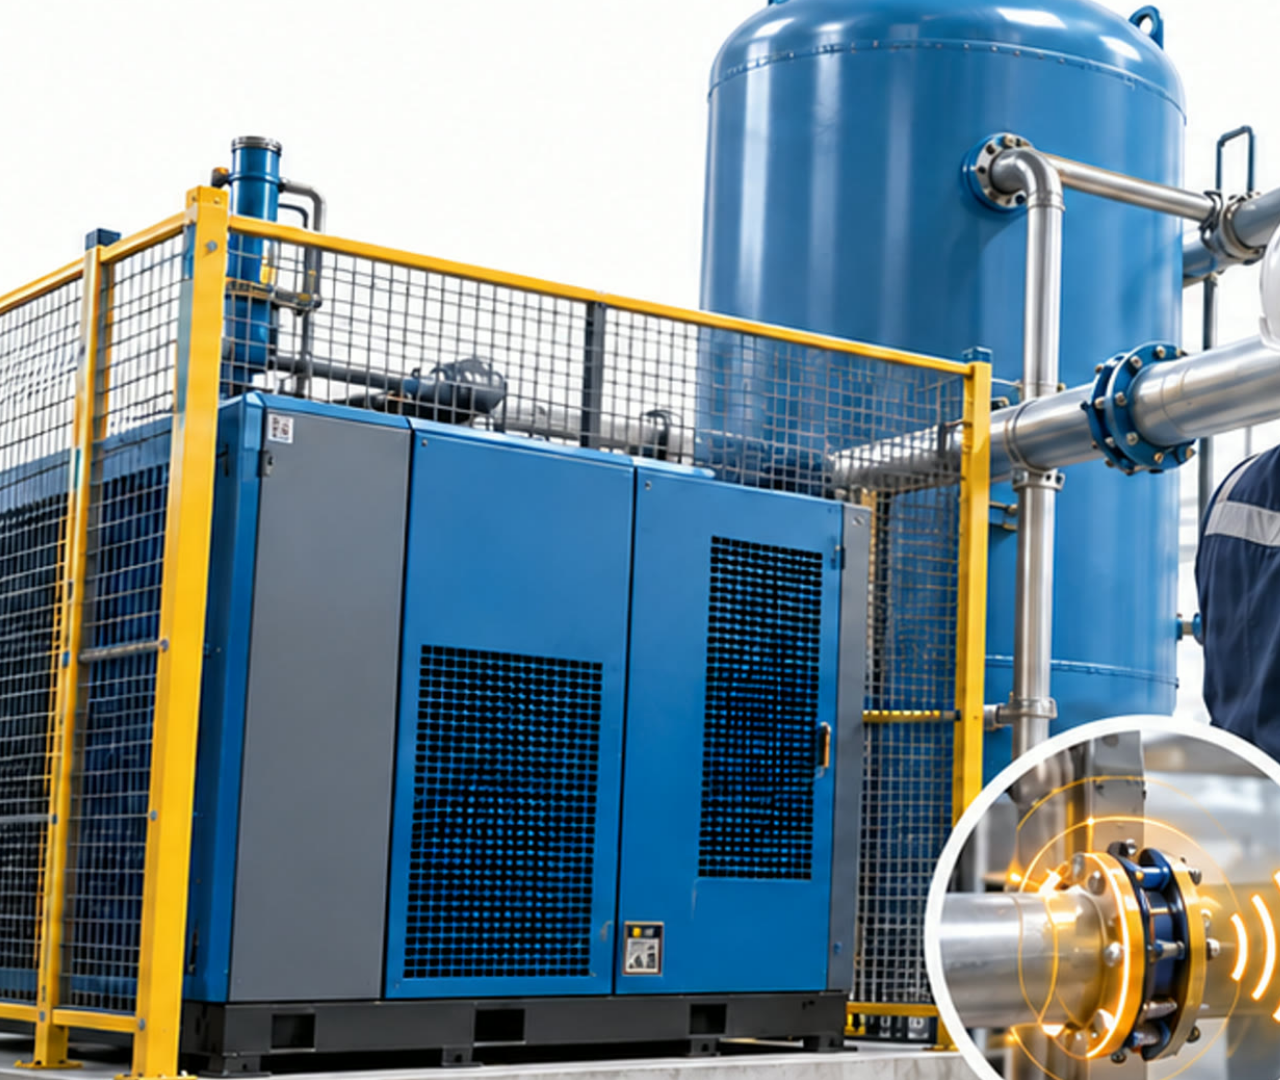
<file: video/idea/composition/index.html>
<!doctype html>
<html lang="ru">
<head>
<meta charset="UTF-8" />
<meta name="viewport" content="width=1920, height=1080" />
<script src="https://cdn.jsdelivr.net/npm/gsap@3.14.2/dist/gsap.min.js"></script>
<style>
@font-face{font-family:'Manrope';font-style:normal;font-weight:400;font-display:swap;src:url(assets/fonts/Manrope-cyrillic.woff2) format('woff2');unicode-range:U+0301, U+0400-045F, U+0490-0491, U+04B0-04B1, U+2116}
@font-face{font-family:'Manrope';font-style:normal;font-weight:400;font-display:swap;src:url(assets/fonts/Manrope-latin.woff2) format('woff2');unicode-range:U+0000-00FF, U+0131, U+0152-0153, U+02BB-02BC, U+02C6, U+02DA, U+02DC, U+0304, U+0308, U+0329, U+2000-206F, U+20AC, U+2122, U+2191, U+2193, U+2212, U+2215, U+FEFF, U+FFFD}
@font-face{font-family:'Manrope';font-style:normal;font-weight:500;font-display:swap;src:url(assets/fonts/Manrope-cyrillic.woff2) format('woff2');unicode-range:U+0301, U+0400-045F, U+0490-0491, U+04B0-04B1, U+2116}
@font-face{font-family:'Manrope';font-style:normal;font-weight:500;font-display:swap;src:url(assets/fonts/Manrope-latin.woff2) format('woff2');unicode-range:U+0000-00FF, U+0131, U+0152-0153, U+02BB-02BC, U+02C6, U+02DA, U+02DC, U+0304, U+0308, U+0329, U+2000-206F, U+20AC, U+2122, U+2191, U+2193, U+2212, U+2215, U+FEFF, U+FFFD}
@font-face{font-family:'Manrope';font-style:normal;font-weight:600;font-display:swap;src:url(assets/fonts/Manrope-cyrillic.woff2) format('woff2');unicode-range:U+0301, U+0400-045F, U+0490-0491, U+04B0-04B1, U+2116}
@font-face{font-family:'Manrope';font-style:normal;font-weight:600;font-display:swap;src:url(assets/fonts/Manrope-latin.woff2) format('woff2');unicode-range:U+0000-00FF, U+0131, U+0152-0153, U+02BB-02BC, U+02C6, U+02DA, U+02DC, U+0304, U+0308, U+0329, U+2000-206F, U+20AC, U+2122, U+2191, U+2193, U+2212, U+2215, U+FEFF, U+FFFD}
@font-face{font-family:'Manrope';font-style:normal;font-weight:700;font-display:swap;src:url(assets/fonts/Manrope-cyrillic.woff2) format('woff2');unicode-range:U+0301, U+0400-045F, U+0490-0491, U+04B0-04B1, U+2116}
@font-face{font-family:'Manrope';font-style:normal;font-weight:700;font-display:swap;src:url(assets/fonts/Manrope-latin.woff2) format('woff2');unicode-range:U+0000-00FF, U+0131, U+0152-0153, U+02BB-02BC, U+02C6, U+02DA, U+02DC, U+0304, U+0308, U+0329, U+2000-206F, U+20AC, U+2122, U+2191, U+2193, U+2212, U+2215, U+FEFF, U+FFFD}

*{margin:0;padding:0;box-sizing:border-box}
html,body{margin:0;width:1920px;height:1080px;overflow:hidden;background:#30343b}
#root{width:100%;height:100%;position:relative;overflow:hidden;background:#30343b;font-family:'Manrope',sans-serif;color:#fff;font-variant-numeric:tabular-nums}
.clip{position:absolute;inset:0}
.pad{position:absolute;left:140px;right:140px;top:120px}
.h1{font-size:96px;font-weight:700;letter-spacing:-.035em;line-height:1.02}
.h2{font-size:72px;font-weight:700;letter-spacing:-.03em;line-height:1.05}
.lead{font-size:40px;font-weight:500;line-height:1.3;color:#cfd2d7}
.giant{font-size:300px;font-weight:700;letter-spacing:-.05em;line-height:.9}
.orange{color:#ff8a1f}
.muted{color:#cfd2d7}
.small{font-size:26px;color:#b0b4bb}
.card{background:#3a3f47;border-radius:32px;padding:44px}
.tag{display:inline-flex;align-items:center;gap:14px;font-size:28px;font-weight:600;background:#454a53;border-radius:999px;padding:12px 26px}
.tag i{width:14px;height:14px;border-radius:50%;background:#ff8a1f;display:block}
.heat{display:grid;grid-template-columns:repeat(60,1fr);gap:6px;height:64px}
.heat i{border-radius:5px;display:block}
.node{background:#3a3f47;border-radius:28px;padding:36px 34px;width:370px}
.node b{display:block;font-size:40px;font-weight:700;letter-spacing:-.02em}
.node span{display:block;font-size:26px;color:#cfd2d7;margin-top:10px;line-height:1.3}
.node.on{background:#fff;color:#1f2227}.node.on span{color:#4a5059}
.ring{position:absolute;width:90px;height:90px;margin:-45px 0 0 -45px;border-radius:50%;border:5px solid #ff8a1f}
.scrim{position:absolute;inset:0;background:linear-gradient(90deg,#30343b 0%,rgba(48,52,59,.92) 38%,rgba(48,52,59,.4) 68%,rgba(48,52,59,.1) 100%)}
.shot{position:absolute;border-radius:24px;overflow:hidden;background:#3a3f47}
.shot img{display:block;width:100%;height:auto}
.chip{font-size:34px;font-weight:600;background:#3a3f47;border-radius:22px;padding:22px 32px}
#caps{position:absolute;left:0;right:0;bottom:44px;display:flex;justify-content:center;z-index:50;pointer-events:none}
.cap{position:absolute;bottom:0;max-width:1240px;font-size:34px;font-weight:600;line-height:1.3;text-align:center;color:#fff;background:rgba(31,34,39,.92);padding:12px 28px;border-radius:14px;opacity:0}
.mark{width:96px;height:96px;border-radius:28px;background:#ff8a1f;display:grid;place-items:center}
.mark svg{width:56px;height:56px}
</style>
</head>
<body>
<div id="root" data-composition-id="main" data-start="0" data-duration="100.32" data-width="1920" data-height="1080">

  <!-- s1 · компрессор и утечка -->
  <div id="s1" class="clip" data-start="0" data-duration="14.59" data-track-index="0">
    <div id="plantWrap" style="position:absolute;inset:0;overflow:hidden"><img id="plant" src="assets/img/plant.jpg" style="position:absolute;inset:0;width:1920px;height:1080px;object-fit:cover"></div>
    <div class="ring" id="r1" style="left:1812px;top:192px"></div><div class="ring" id="r2" style="left:1812px;top:192px"></div>
    <div class="scrim" id="scrim1"></div>
    <div class="pad" style="width:860px">
      <div id="s1a" class="h1">Компрессор работает круглые сутки</div>
      <div id="s1b" class="lead" style="margin-top:36px">Утечка — и он качает воздух впустую</div>
      <div id="s1c" style="margin-top:80px"><div class="small">Лишние кВт·ч в сутки, учебный пример</div><div class="giant orange" style="font-size:210px;margin-top:10px"><span id="cnt1">0</span></div></div>
    </div>
  </div>

  <!-- s2 · что уже делает КМГ -->
  <div id="s2" class="clip" data-start="14.59" data-duration="11.17" data-track-index="0">
    <div class="pad">
      <div style="display:flex;align-items:flex-end;gap:60px"><div id="s2a" class="giant">87</div><div id="s2b" class="lead" style="max-width:820px;padding-bottom:30px">мероприятий по энергоэффективности<br>КМГ выполнил в 2025 году</div></div>
      <div id="s2c" class="small" style="margin-top:30px">Источник: КМГ, отчёт об устойчивом развитии за 2025 год · экономия 1,935 млн ГДж</div>
      <div id="s2d" class="h2" style="margin-top:110px">Сколько сэкономила <span class="orange">каждая</span> мера?</div>
    </div>
  </div>

  <!-- s3 · вред: ОС, ОТ, ПБ -->
  <div id="s3" class="clip" data-start="25.76" data-duration="11.46" data-track-index="0">
    <div class="pad">
      <div id="s3a" class="h2">Потери — это не только деньги</div>
      <div style="display:grid;grid-template-columns:repeat(3,1fr);gap:28px;margin-top:90px">
        <div id="s3b" class="card"><span class="tag"><i></i>ОС</span><div class="h1" style="margin-top:40px">CO₂</div><div class="lead" style="font-size:30px;margin-top:16px">лишняя энергия — лишние выбросы</div></div>
        <div id="s3c" class="card"><span class="tag"><i></i>ОТ</span><div class="h1" style="margin-top:40px">Шум</div><div class="lead" style="font-size:30px;margin-top:16px">утечка свистит в цехе</div></div>
        <div id="s3d" class="card"><span class="tag"><i></i>ПБ</span><div class="h1" style="margin-top:40px;font-size:80px">Давление</div><div class="lead" style="font-size:30px;margin-top:16px">ремонт под давлением опасен</div></div>
      </div>
    </div>
  </div>

  <!-- s4 · как считают сегодня -->
  <div id="s4" class="clip" data-start="37.22" data-duration="8.77" data-track-index="0">
    <div class="pad">
      <div id="s4a" class="h2">Сегодня</div>
      <div style="display:grid;grid-template-columns:1fr 1fr;gap:28px;margin-top:70px">
        <div id="s4b" class="card"><div class="h2" style="font-size:56px">Утечку замечают случайно</div></div>
        <div id="s4c" class="card"><div class="h2" style="font-size:56px">Экономию считают «на глаз»</div></div>
      </div>
      <div id="s4d" class="card" style="margin-top:28px;display:flex;gap:90px;align-items:baseline">
        <div><div class="small">Расход</div><div class="h1">−10 %</div></div>
        <div><div class="small">Выпуск</div><div class="h1">−10 %</div></div>
        <div><div class="small">Экономия</div><div class="h1 orange" id="zero">0</div></div>
        <div class="lead" style="font-size:32px;max-width:420px">Меньше продукции — это не экономия</div>
      </div>
    </div>
  </div>

  <!-- s5 · Энергоконтур: ИИ сравнивает с нормой -->
  <div id="s5" class="clip" data-start="45.99" data-duration="9.28" data-track-index="0">
    <div class="pad">
      <div id="s5a" style="display:flex;align-items:center;gap:34px"><div class="mark"><svg viewBox="0 0 18 18"><path d="M10.5 1.5 4 10h4.5l-1 6.5L14 8H9.5z" fill="#1f2227"/></svg></div><div class="h1" style="font-size:120px">Энергоконтур</div></div>
      <div id="s5b" class="lead" style="margin-top:30px">ИИ сравнивает расход с нормой при том же выпуске</div>
      <svg id="s5c" viewBox="0 0 1640 340" style="width:1640px;margin-top:40px;display:block">
        <path d="M80.0 210.0 L126.9 210.0 L173.8 210.0 L220.7 210.0 L267.6 210.0 L314.5 210.0 L361.4 210.0 L408.3 210.0 L455.2 210.0 L502.1 210.0 L549.0 210.0 L595.9 210.0 L642.8 210.0 L689.7 210.0 L736.6 210.0 L783.4 210.0 L830.3 210.0 L877.2 210.0 L924.1 210.0 L971.0 210.0 L1017.9 210.0 L1064.8 210.0 L1111.7 210.0 L1158.6 210.0 L1205.5 210.0 L1252.4 210.0 L1299.3 210.0 L1346.2 210.0 L1393.1 210.0 L1440.0 210.0" stroke="#7a7a7a" stroke-width="4" stroke-dasharray="14 10" fill="none"/>
        <text x="1520" text-anchor="end" y="256" fill="#b0b4bb" font-size="28" font-family="Manrope">норма</text>
        <path id="act" d="M80.0 135.8 L126.9 135.3 L173.8 148.2 L220.7 155.2 L267.6 139.2 L314.5 128.3 L361.4 153.3 L408.3 152.5 L455.2 137.9 L502.1 144.0 L549.0 151.2 L595.9 152.4 L642.8 136.1 L689.7 140.5 L736.6 149.2 L783.4 131.3 L830.3 125.8 L877.2 144.5 L924.1 148.3 L971.0 132.2 L1017.9 136.7 L1064.8 163.5 L1111.7 150.7 L1158.6 134.7 L1205.5 148.6 L1252.4 157.9 L1299.3 138.1 L1346.2 128.4 L1393.1 153.7 L1440.0 145.7" stroke="#ff8a1f" stroke-width="7" fill="none" stroke-linejoin="round" pathLength="1" stroke-dasharray="1" stroke-dashoffset="1"/>
        <text id="factL" x="1520" text-anchor="end" y="119.65206458036732" fill="#ffb067" font-size="28" font-weight="700" font-family="Manrope">факт: перерасход</text>
      </svg>
      <div id="s5d" class="heat" style="margin-top:10px"><i style="background:rgba(255,138,31,0.79)"></i><i style="background:rgba(255,138,31,0.83)"></i><i style="background:rgba(255,138,31,0.58)"></i><i style="background:rgba(255,138,31,0.65)"></i><i style="background:rgba(255,138,31,0.76)"></i><i style="background:rgba(255,138,31,0.80)"></i><i style="background:rgba(255,138,31,0.56)"></i><i style="background:rgba(255,138,31,1.00)"></i><i style="background:rgba(255,138,31,0.84)"></i><i style="background:rgba(255,138,31,0.74)"></i><i style="background:rgba(255,138,31,0.67)"></i><i style="background:rgba(255,138,31,0.95)"></i><i style="background:rgba(255,138,31,0.88)"></i><i style="background:rgba(255,138,31,0.56)"></i><i style="background:rgba(255,138,31,0.79)"></i><i style="background:rgba(255,138,31,0.65)"></i><i style="background:rgba(255,138,31,0.89)"></i><i style="background:rgba(255,138,31,0.60)"></i><i style="background:rgba(255,138,31,0.83)"></i><i style="background:rgba(255,138,31,0.79)"></i><i style="background:rgba(255,138,31,0.61)"></i><i style="background:rgba(255,138,31,0.54)"></i><i style="background:rgba(255,138,31,1.00)"></i><i style="background:rgba(255,138,31,1.00)"></i><i style="background:rgba(255,138,31,0.58)"></i><i style="background:rgba(255,138,31,0.76)"></i><i style="background:rgba(255,138,31,1.00)"></i><i style="background:rgba(255,138,31,0.62)"></i><i style="background:rgba(255,138,31,0.75)"></i><i style="background:rgba(255,138,31,0.82)"></i><i style="background:#454a53"></i><i style="background:#454a53"></i><i style="background:#454a53"></i><i style="background:#454a53"></i><i style="background:#454a53"></i><i style="background:#454a53"></i><i style="background:#454a53"></i><i style="background:#454a53"></i><i style="background:#454a53"></i><i style="background:#454a53"></i><i style="background:#454a53"></i><i style="background:#454a53"></i><i style="background:#454a53"></i><i style="background:#454a53"></i><i style="background:#454a53"></i><i style="background:#454a53"></i><i style="background:#454a53"></i><i style="background:#454a53"></i><i style="background:#454a53"></i><i style="background:#454a53"></i><i style="background:#454a53"></i><i style="background:#454a53"></i><i style="background:#454a53"></i><i style="background:#454a53"></i><i style="background:#454a53"></i><i style="background:#454a53"></i><i style="background:#454a53"></i><i style="background:#454a53"></i><i style="background:#454a53"></i><i style="background:#454a53"></i></div>
    </div>
  </div>

  <!-- s6 · маршрут: ИИ → бригада → энергетик → финансист -->
  <div id="s6" class="clip" data-start="55.27" data-duration="13.97" data-track-index="0">
    <div class="pad">
      <div id="s6a" class="h2">Решают люди</div>
      <div style="position:relative;margin-top:110px;display:flex;justify-content:space-between">
        <svg style="position:absolute;left:0;top:118px;width:1640px;height:4px;overflow:visible"><path id="chain" d="M180 2H1460" stroke="#7c828b" stroke-width="4" pathLength="1" stroke-dasharray="1" stroke-dashoffset="1"/></svg>
        <div id="n1" class="node on" style="position:relative"><b>ИИ</b><span>находит перерасход</span></div>
        <div id="n2" class="node" style="position:relative"><b>Бригада</b><span>чинит по допуску, без давления</span></div>
        <div id="n3" class="node" style="position:relative"><b>Энергетик</b><span>сравнивает 30 дней с базой</span></div>
        <div id="n4" class="node" style="position:relative"><b>Финансист</b><span>переводит кВт·ч в тенге</span></div>
      </div>
      <div id="s6b" style="margin-top:80px"><div class="heat"><i style="background:rgba(255,138,31,0.79)"></i><i style="background:rgba(255,138,31,0.83)"></i><i style="background:rgba(255,138,31,0.58)"></i><i style="background:rgba(255,138,31,0.65)"></i><i style="background:rgba(255,138,31,0.76)"></i><i style="background:rgba(255,138,31,0.80)"></i><i style="background:rgba(255,138,31,0.56)"></i><i style="background:rgba(255,138,31,1.00)"></i><i style="background:rgba(255,138,31,0.84)"></i><i style="background:rgba(255,138,31,0.74)"></i><i style="background:rgba(255,138,31,0.67)"></i><i style="background:rgba(255,138,31,0.95)"></i><i style="background:rgba(255,138,31,0.88)"></i><i style="background:rgba(255,138,31,0.56)"></i><i style="background:rgba(255,138,31,0.79)"></i><i style="background:rgba(255,138,31,0.65)"></i><i style="background:rgba(255,138,31,0.89)"></i><i style="background:rgba(255,138,31,0.60)"></i><i style="background:rgba(255,138,31,0.83)"></i><i style="background:rgba(255,138,31,0.79)"></i><i style="background:rgba(255,138,31,0.61)"></i><i style="background:rgba(255,138,31,0.54)"></i><i style="background:rgba(255,138,31,1.00)"></i><i style="background:rgba(255,138,31,1.00)"></i><i style="background:rgba(255,138,31,0.58)"></i><i style="background:rgba(255,138,31,0.76)"></i><i style="background:rgba(255,138,31,1.00)"></i><i style="background:rgba(255,138,31,0.62)"></i><i style="background:rgba(255,138,31,0.75)"></i><i style="background:rgba(255,138,31,0.82)"></i><i style="background:rgba(255,138,31,0.15)"></i><i style="background:rgba(255,138,31,0.08)"></i><i style="background:rgba(255,138,31,0.08)"></i><i style="background:rgba(255,138,31,0.24)"></i><i style="background:rgba(255,138,31,0.09)"></i><i style="background:rgba(255,138,31,0.08)"></i><i style="background:rgba(255,138,31,0.12)"></i><i style="background:rgba(255,138,31,0.08)"></i><i style="background:rgba(255,138,31,0.08)"></i><i style="background:rgba(255,138,31,0.18)"></i><i style="background:rgba(255,138,31,0.08)"></i><i style="background:rgba(255,138,31,0.08)"></i><i style="background:rgba(255,138,31,0.08)"></i><i style="background:rgba(255,138,31,0.22)"></i><i style="background:rgba(255,138,31,0.08)"></i><i style="background:rgba(255,138,31,0.21)"></i><i style="background:rgba(255,138,31,0.09)"></i><i style="background:rgba(255,138,31,0.08)"></i><i style="background:rgba(255,138,31,0.13)"></i><i style="background:rgba(255,138,31,0.08)"></i><i style="background:rgba(255,138,31,0.17)"></i><i style="background:rgba(255,138,31,0.15)"></i><i style="background:rgba(255,138,31,0.08)"></i><i style="background:rgba(255,138,31,0.08)"></i><i style="background:rgba(255,138,31,0.09)"></i><i style="background:rgba(255,138,31,0.08)"></i><i style="background:rgba(255,138,31,0.08)"></i><i style="background:rgba(255,138,31,0.08)"></i><i style="background:rgba(255,138,31,0.15)"></i><i style="background:rgba(255,138,31,0.14)"></i></div><div style="display:flex;justify-content:space-between;margin-top:16px" class="small"><span>до ремонта</span><span>после ремонта</span></div></div>
    </div>
  </div>

  <!-- s7 · учебный пример EC-01 -->
  <div id="s7" class="clip" data-start="69.24" data-duration="10.90" data-track-index="0">
    <div class="shot" id="s7shot" style="left:860px;top:150px;width:940px"><img src="assets/img/mvp-accepted.png"></div>
    <div class="pad" style="width:680px">
      <div id="s7a" class="small">Учебный контур EC-01 · 30 дней</div>
      <div id="s7b" style="margin-top:24px"><div class="h1"><span id="cnt7">0</span></div><div class="lead">кВт·ч сэкономлено</div></div>
      <div id="s7c" class="lead" style="margin-top:40px;font-size:44px">× 30 ₸ за кВт·ч</div>
      <div id="s7d" style="margin-top:40px"><div class="h1 orange">7,5 млн ₸</div><div class="lead">за месяц</div></div>
      <div id="s7e" class="tag" style="margin-top:56px"><i></i>Данные синтетические</div>
    </div>
  </div>

  <!-- s8 · масштаб -->
  <div id="s8" class="clip" data-start="80.14" data-duration="12.02" data-track-index="0">
    <div class="pad">
      <div id="s8a" class="small">Сценарий на одно ДЗО в год</div>
      <div style="display:flex;gap:120px;margin-top:30px;align-items:flex-end">
        <div id="s8b"><div class="giant" style="font-size:220px"><span id="cnt8">0</span><span style="font-size:90px;color:#cfd2d7"> млн ₸</span></div></div>
        <div id="s8c" style="padding-bottom:26px"><div class="h1 orange">−1 800 т</div><div class="lead">CO₂ в год</div></div>
      </div>
      <div style="display:flex;gap:20px;margin-top:110px">
        <div id="c1" class="chip">Добыча</div><div id="c2" class="chip">Переработка</div><div id="c3" class="chip">Транспорт</div><div id="c4" class="chip">Сервис</div>
      </div>
      <div id="s8d" class="small" style="margin-top:34px">Допущения: база 100 млн кВт·ч, снижение 3 %, 30 ₸/кВт·ч, 0,6 т CO₂/МВт·ч</div>
    </div>
  </div>

  <!-- s9 · финал -->
  <div id="s9" class="clip" data-start="92.16" data-duration="8.16" data-track-index="0">
    <div style="position:absolute;inset:0;display:flex;flex-direction:column;align-items:center;justify-content:center;gap:40px">
      <img id="s9l" src="assets/kmg-logo-white.png" style="width:440px;height:auto">
      <div id="s9a" style="display:flex;align-items:center;gap:34px"><div class="mark"><svg viewBox="0 0 18 18"><path d="M10.5 1.5 4 10h4.5l-1 6.5L14 8H9.5z" fill="#1f2227"/></svg></div><div class="h1" style="font-size:130px">Энергоконтур</div></div>
      <div id="s9b" class="lead" style="font-size:46px;color:#fff">Находим потери — подтверждаем экономию</div>
      <div id="s9c" class="small" style="margin-top:30px">Конкурс КМГ по ОЗТОС · Олжас Райганиев, KMG Digital · данные в ролике синтетические</div>
    </div>
  </div>

  <div id="caps"><div id="cap0" class="cap">На нефтяных объектах компрессоры работают круглые сутки.</div><div id="cap1" class="cap">Они дают сжатый воздух для приборов и инструментов.</div><div id="cap2" class="cap">Если в трубе маленькая утечка,</div><div id="cap3" class="cap">компрессор работает больше,</div><div id="cap4" class="cap">а мы платим за каждый лишний кВт·ч.</div><div id="cap5" class="cap">КазМунайГаз уже экономит энергию:</div><div id="cap6" class="cap">в 2025 году выполнено 87 мероприятий.</div><div id="cap7" class="cap">Но у каждой меры остаётся вопрос:</div><div id="cap8" class="cap">сколько она сэкономила на самом деле?</div><div id="cap9" class="cap">Потери вредят не только бюджету. Лишняя энергия —</div><div id="cap10" class="cap">это лишний углекислый газ. Утечка шумит.</div><div id="cap11" class="cap">А ремонт трубы под давлением опасен для людей.</div><div id="cap12" class="cap">Сегодня утечку часто замечают случайно,</div><div id="cap13" class="cap">а экономию считают на глаз. Бывает,</div><div id="cap14" class="cap">что за экономию выдают простое снижение выпуска.</div><div id="cap15" class="cap">Мы предлагаем «Энергоконтур».</div><div id="cap16" class="cap">Искусственный интеллект каждый день сравнивает</div><div id="cap17" class="cap">расход энергии с нормой при том же выпуске и</div><div id="cap18" class="cap">показывает,</div><div id="cap19" class="cap">где перерасход.</div><div id="cap20" class="cap">Дальше решают люди.</div><div id="cap21" class="cap">Бригада устраняет утечку по допуску,</div><div id="cap22" class="cap">после сброса давления.</div><div id="cap23" class="cap">Энергетик сравнивает 30 дней после ремонта с базой.</div><div id="cap24" class="cap">Финансист переводит подтверждённые кВт·ч в тенге.</div><div id="cap25" class="cap">В учебном примере утечка сжатого воздуха стоила</div><div id="cap26" class="cap">250 тысяч кВт·ч за месяц.</div><div id="cap27" class="cap">Это 7,5 млн тенге. Данные примера синтетические.</div><div id="cap28" class="cap">Для одного ДЗО сценарий даёт 90 млн тенге в год и</div><div id="cap29" class="cap">примерно на 1 800 тонн CO₂ меньше.</div><div id="cap30" class="cap">Метод один для добычи, переработки,</div><div id="cap31" class="cap">транспорта и сервиса.</div></div>

  <audio id="vo" src="assets/voiceover.mp3" data-start="0.8" data-track-index="10" data-volume="1"></audio>
  <audio id="bed" src="assets/bed.mp3" data-start="0" data-duration="100.32" data-track-index="11" data-volume="1"
    data-automation='{"version":1,"lanes":[{"target":"volume","points":[{"t":0,"v":0},{"t":0.5,"v":0.22},{"t":0.8,"v":0.07},{"t":96.52,"v":0.07},{"t":97.32,"v":0.26},{"t":99.32,"v":0.2},{"t":100.32,"v":0}]}]}'></audio>
  <audio id="hit0" src="assets/hit.ogg" data-start="19.13" data-duration="0.8" data-track-index="20" data-volume="0.35"></audio>
  <audio id="hit1" src="assets/hit.ogg" data-start="75.44" data-duration="0.8" data-track-index="21" data-volume="0.35"></audio>
  <audio id="hit2" src="assets/hit.ogg" data-start="82.77" data-duration="0.8" data-track-index="22" data-volume="0.35"></audio>
  <audio id="hit3" src="assets/hit.ogg" data-start="92.46" data-duration="0.8" data-track-index="23" data-volume="0.35"></audio>
</div>
<script>
const tl = gsap.timeline({ paused: true });
const E = 'power3.out', IN = (sel, t, y = 30, d = .7) => tl.fromTo(sel, { opacity: 0, y }, { opacity: 1, y: 0, duration: d, ease: E }, t);
const cnt = (sel, from, to, t, d, fmt) => { const o = { v: from }; tl.to(o, { v: to, duration: d, ease: 'power2.out', onUpdate: () => { document.querySelector(sel).textContent = fmt(o.v) } }, t) };
const ru = v => Math.round(v).toLocaleString('ru-RU');
// s1
tl.fromTo('#plant', { scale: 1.04 }, { scale: 1.14, duration: 14.59, ease: 'none', transformOrigin: '70% 30%' }, 0);
tl.fromTo('#scrim1', { opacity: 0 }, { opacity: 1, duration: .8 }, .2);
IN('#s1a', .4); IN('#s1b', 9.770000000000001);
for (let k = 0; k < 6; k++) { const t0 = 9.97 + k * .9; tl.fromTo(k % 2 ? '#r2' : '#r1', { scale: .4, opacity: 1 }, { scale: 2.2, opacity: 0, duration: 1.1, ease: 'power2.out' }, t0) }
IN('#s1c', 12.280000000000001); cnt('#cnt1', 0, 8334, 12.48, 2.4, ru);
// s2
IN('#s2a', 14.79, 40); IN('#s2b', 18.93); IN('#s2c', 19.73); IN('#s2d', 22.49);
// s3
IN('#s3a', 25.96); IN('#s3b', 30.349999999999998); IN('#s3c', 32.61); IN('#s3d', 34.68);
// s4
IN('#s4a', 37.42); IN('#s4b', 38.73); IN('#s4c', 40.41); IN('#s4d', 44.120000000000005);
tl.fromTo('#zero', { scale: 1.6 }, { scale: 1, duration: .6, ease: 'back.out(2)' }, 44.92);
// s5
IN('#s5a', 46.980000000000004); IN('#s5b', 48.18); IN('#s5c', 51.080000000000005);
tl.to('#act', { strokeDashoffset: 0, duration: 2.2, ease: 'power2.inOut' }, 51.480000000000004);
IN('#factL', 53.79, 10); IN('#s5d', 53.989999999999995, 20);
// s6
IN('#s6a', 55.470000000000006); IN('#n1', 55.77); IN('#n2', 55.970000000000006); IN('#n3', 56.17); IN('#n4', 56.370000000000005);
tl.to('#chain', { strokeDashoffset: 0, duration: 8.01, ease: 'none' }, 57.82);
const lit = (id, t) => { tl.to(id, { backgroundColor: '#ffffff', color: '#1f2227', duration: .35 }, t); tl.to(id + ' span', { color: '#4a5059', duration: .35 }, t) };
const unlit = (id, t) => { tl.to(id, { backgroundColor: '#3a3f47', color: '#ffffff', duration: .35 }, t); tl.to(id + ' span', { color: '#cfd2d7', duration: .35 }, t) };
unlit('#n1', 57.62); lit('#n2', 57.62); unlit('#n2', 61.93); lit('#n3', 61.93); unlit('#n3', 65.63); lit('#n4', 65.63);
IN('#s6b', 62.13);
// s7
tl.fromTo('#s7shot', { opacity: 0, x: 60 }, { opacity: 1, x: 0, duration: .9, ease: E }, 69.44);
IN('#s7a', 69.53999999999999); IN('#s7b', 71.61999999999999); cnt('#cnt7', 0, 250000, 71.72, 1.8, ru);
IN('#s7c', 74.24); IN('#s7d', 75.14); IN('#s7e', 78.26);
// s8
IN('#s8a', 80.34); IN('#s8b', 82.27); cnt('#cnt8', 0, 90, 82.36999999999999, 1.6, ru); IN('#s8c', 84.52);
IN('#c1', 88.71000000000001, 20, .5); IN('#c2', 89.28, 20, .5); IN('#c3', 90.11, 20, .5); IN('#c4', 90.84, 20, .5); IN('#s8d', 91.44);
// s9
IN('#s9l', 92.36); IN('#s9a', 92.61); IN('#s9b', 93.36); IN('#s9c', 94.16);
tl.to('#s9 > div', { opacity: 0, duration: .6 }, 99.72);
// субтитры
[{"t0":0.9,"t1":4.63,"text":"На нефтяных объектах компрессоры работают круглые сутки."},{"t0":4.63,"t1":8.02,"text":"Они дают сжатый воздух для приборов и инструментов."},{"t0":8.02,"t1":10.02,"text":"Если в трубе маленькая утечка,"},{"t0":10.02,"t1":11.81,"text":"компрессор работает больше,"},{"t0":11.81,"t1":14.14,"text":"а мы платим за каждый лишний кВт·ч."},{"t0":14.94,"t1":17.39,"text":"КазМунайГаз уже экономит энергию:"},{"t0":17.39,"t1":20.15,"text":"в 2025 году выполнено 87 мероприятий."},{"t0":20.15,"t1":22.6,"text":"Но у каждой меры остаётся вопрос:"},{"t0":22.6,"t1":25.36,"text":"сколько она сэкономила на самом деле?"},{"t0":26.11,"t1":29.97,"text":"Потери вредят не только бюджету. Лишняя энергия —"},{"t0":29.97,"t1":33.13,"text":"это лишний углекислый газ. Утечка шумит."},{"t0":33.13,"t1":36.75,"text":"А ремонт трубы под давлением опасен для людей."},{"t0":37.57,"t1":40.12,"text":"Сегодня утечку часто замечают случайно,"},{"t0":40.12,"t1":42.4,"text":"а экономию считают на глаз. Бывает,"},{"t0":42.4,"t1":45.54,"text":"что за экономию выдают простое снижение выпуска."},{"t0":46.34,"t1":48.03,"text":"Мы предлагаем «Энергоконтур»."},{"t0":48.03,"t1":50.72,"text":"Искусственный интеллект каждый день сравнивает"},{"t0":50.72,"t1":53.28,"text":"расход энергии с нормой при том же выпуске и"},{"t0":53.28,"t1":53.93,"text":"показывает,"},{"t0":53.93,"t1":54.8,"text":"где перерасход."},{"t0":55.62,"t1":57.03,"text":"Дальше решают люди."},{"t0":57.03,"t1":59.7,"text":"Бригада устраняет утечку по допуску,"},{"t0":59.7,"t1":61.34,"text":"после сброса давления."},{"t0":61.34,"t1":65.13,"text":"Энергетик сравнивает 30 дней после ремонта с базой."},{"t0":65.13,"t1":68.77,"text":"Финансист переводит подтверждённые кВт·ч в тенге."},{"t0":69.59,"t1":73.56,"text":"В учебном примере утечка сжатого воздуха стоила"},{"t0":73.56,"t1":75.68,"text":"250 тысяч кВт·ч за месяц."},{"t0":75.68,"t1":79.73,"text":"Это 7,5 млн тенге. Данные примера синтетические."},{"t0":80.49,"t1":84.45,"text":"Для одного ДЗО сценарий даёт 90 млн тенге в год и"},{"t0":84.45,"t1":87.2,"text":"примерно на 1 800 тонн CO₂ меньше."},{"t0":87.2,"t1":90.03,"text":"Метод один для добычи, переработки,"},{"t0":90.03,"t1":91.73,"text":"транспорта и сервиса."}].forEach((c, i) => { const id = '#cap' + i; tl.fromTo(id, { opacity: 0, y: 8 }, { opacity: 1, y: 0, duration: .16 }, c.t0); tl.to(id, { opacity: 0, duration: .14 }, c.t1 - .05) });
window.__timelines['main'] = tl;
tl.seek(0);
</script>
</body>
</html>
</file>
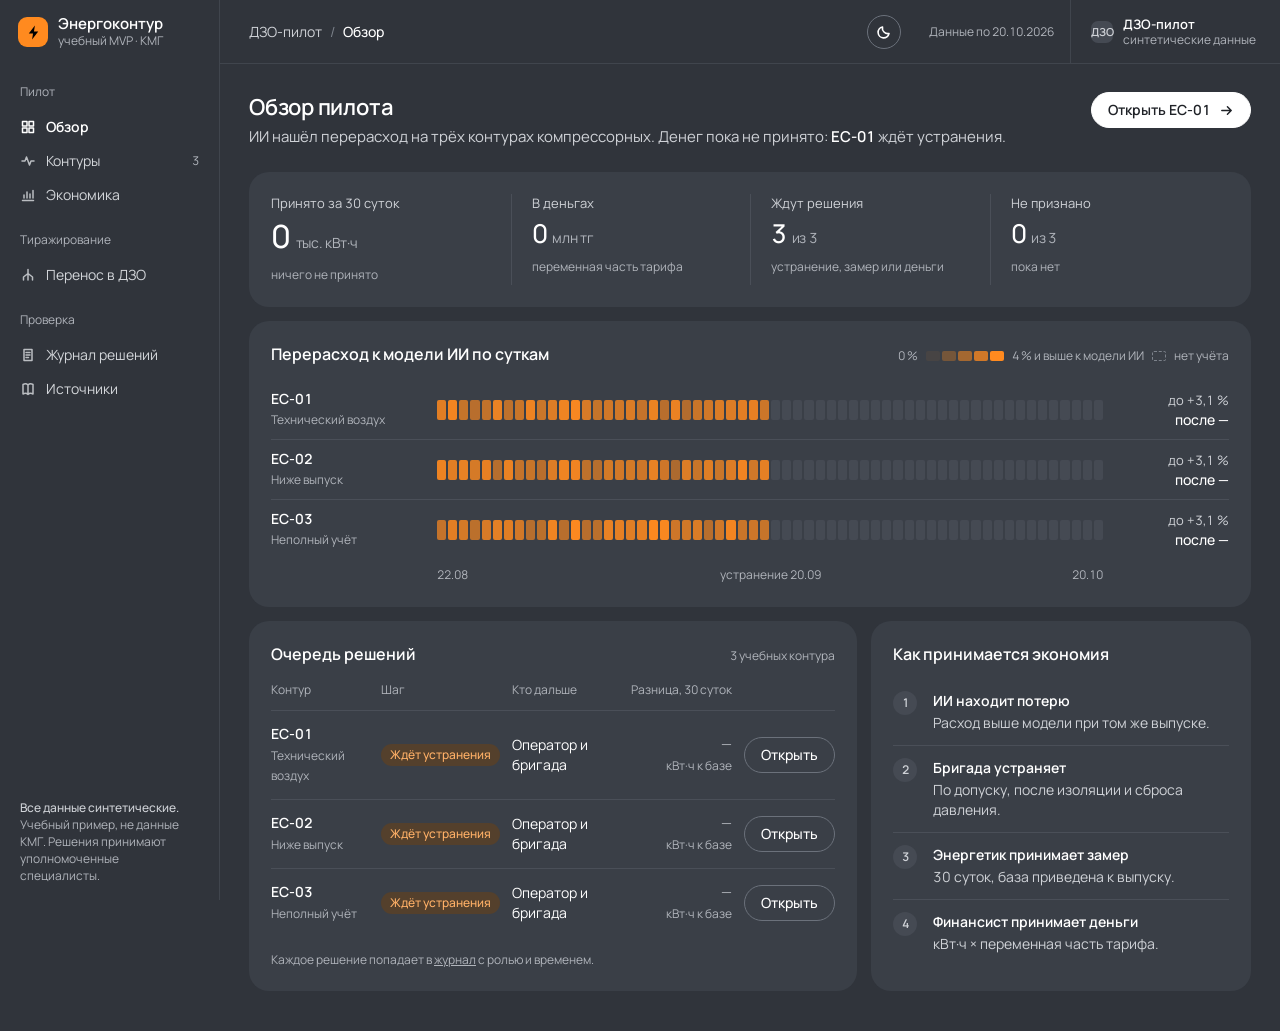
<file: energokontur.html>
<!doctype html>
<html lang="ru">
<head>
<meta charset="utf-8">
<meta name="viewport" content="width=device-width,initial-scale=1">
<meta name="color-scheme" content="dark light">
<script>try{const t=new URLSearchParams(location.search).get('theme')||localStorage.getItem('ek.theme');if(t==='light')document.documentElement.dataset.theme='light'}catch(e){}</script>
<meta name="description" content="Энергоконтур — учебный MVP КМГ: ИИ находит перерасход энергии, бригада устраняет утечку, энергетик и финансист принимают экономию. Все данные синтетические.">
<title>Энергоконтур · учебный MVP</title>
<link rel="icon" href="data:image/svg+xml,%3Csvg xmlns='http://www.w3.org/2000/svg' viewBox='0 0 32 32'%3E%3Crect width='32' height='32' rx='9' fill='%23ff8a1f'/%3E%3Cpath d='M18.5 5 9 18h7l-1.5 9L24 14h-7z' fill='%23000'/%3E%3C/svg%3E">
<style>
@font-face{font-family:'Manrope';font-style:normal;font-weight:400;font-display:swap;src:url([data-uri]) format('woff2');unicode-range:U+0301, U+0400-045F, U+0490-0491, U+04B0-04B1, U+2116}
@font-face{font-family:'Manrope';font-style:normal;font-weight:400;font-display:swap;src:url([data-uri]) format('woff2');unicode-range:U+0000-00FF, U+0131, U+0152-0153, U+02BB-02BC, U+02C6, U+02DA, U+02DC, U+0304, U+0308, U+0329, U+2000-206F, U+20AC, U+2122, U+2191, U+2193, U+2212, U+2215, U+FEFF, U+FFFD}
@font-face{font-family:'Manrope';font-style:normal;font-weight:500;font-display:swap;src:url([data-uri]) format('woff2');unicode-range:U+0301, U+0400-045F, U+0490-0491, U+04B0-04B1, U+2116}
@font-face{font-family:'Manrope';font-style:normal;font-weight:500;font-display:swap;src:url([data-uri]) format('woff2');unicode-range:U+0000-00FF, U+0131, U+0152-0153, U+02BB-02BC, U+02C6, U+02DA, U+02DC, U+0304, U+0308, U+0329, U+2000-206F, U+20AC, U+2122, U+2191, U+2193, U+2212, U+2215, U+FEFF, U+FFFD}
@font-face{font-family:'Manrope';font-style:normal;font-weight:600;font-display:swap;src:url([data-uri]) format('woff2');unicode-range:U+0301, U+0400-045F, U+0490-0491, U+04B0-04B1, U+2116}
@font-face{font-family:'Manrope';font-style:normal;font-weight:600;font-display:swap;src:url([data-uri]) format('woff2');unicode-range:U+0000-00FF, U+0131, U+0152-0153, U+02BB-02BC, U+02C6, U+02DA, U+02DC, U+0304, U+0308, U+0329, U+2000-206F, U+20AC, U+2122, U+2191, U+2193, U+2212, U+2215, U+FEFF, U+FFFD}
@font-face{font-family:'Manrope';font-style:normal;font-weight:700;font-display:swap;src:url([data-uri]) format('woff2');unicode-range:U+0301, U+0400-045F, U+0490-0491, U+04B0-04B1, U+2116}
@font-face{font-family:'Manrope';font-style:normal;font-weight:700;font-display:swap;src:url([data-uri]) format('woff2');unicode-range:U+0000-00FF, U+0131, U+0152-0153, U+02BB-02BC, U+02C6, U+02DA, U+02DC, U+0304, U+0308, U+0329, U+2000-206F, U+20AC, U+2122, U+2191, U+2193, U+2212, U+2215, U+FEFF, U+FFFD}

/* «Энергоконтур» · угольная тема (#30343b → #3a3f47 → #454a53) и светлая; глубина только светлотой, без теней и рамок у карточек.
   Один цвет данных — тепловой оранжевый: перерасход и расход после меры. Кнопки, вкладки и меню его не используют.
   Сетка: сайдбар 220 + полотно с полями 29px; один зазор 14px по горизонтали и вертикали. */
:root{
  color-scheme:dark;
  --ground:#30343b;--surface:#3a3f47;--raised:#454a53;--nested:#4d535c;
  --border:#40454d;--rule:#4a4f58;--control:#6b717b;--control-hover:#8c929b;
  --text:#fff;--muted:#cfd2d7;--faint:#b0b4bb;--nav:#d3d6da;--sep:#7c828b;
  --hover:#363a42;--cell:#454a53;--input:#2b2f35;--done-bar:#7c828b;
  --primary:#fff;--on-primary:#1f2227;--primary-hover:#e4e6e9;--disabled-bg:#454a53;--disabled-ink:#9aa0a8;
  --heat:#ff8a1f;--heat-line:#ff8a1f;--heat-ink:#ffb067;--heat-bg:#54402c;
  --positive:#5fd394;--pill-pos-bg:#2f4a3c;
  --negative:#ff8095;--pill-neg-bg:#55343c;
  --warning:#f0b955;--pill-warn-bg:#4f4532;
  --pill-neutral:#4d535c;
  --chart-grid:#4f555e;--chart-prev:#a7acb3;--chart-base:#9aa0a8;--chart-span:#41464e;--chart-zero:#6b717b;
  --r-card:20px;--r-nested:12px;--r-ctl:999px;
  --gap:14px;--pad:22px;--ctl:36px;
  --fs-title:22px;--fs-section:16px;--fs-kpi:26px;--fs-body:14px;--fs-small:12px;
  --font:'Manrope',system-ui,sans-serif;
  --ease:cubic-bezier(.16,1,.3,1);
}
:root[data-theme=light]{
  color-scheme:light;
  --ground:#eef0f3;--surface:#ffffff;--raised:#f3f4f6;--nested:#e9ebee;
  --border:#dcdfe4;--rule:#e8eaed;--control:#c3c8cf;--control-hover:#8c929b;
  --text:#1f2329;--muted:#4a5059;--faint:#626872;--nav:#3d434c;--sep:#a3a9b1;
  --hover:#e4e7eb;--cell:#eceef1;--input:#ffffff;--done-bar:#a3a9b1;
  --primary:#30343b;--on-primary:#ffffff;--primary-hover:#1f2329;--disabled-bg:#e4e7eb;--disabled-ink:#6b717b;
  --heat:#ff8a1f;--heat-line:#ea7410;--heat-ink:#a24a00;--heat-bg:#ffead6;
  --positive:#1f7a4d;--pill-pos-bg:#dcf5e7;
  --negative:#b4233c;--pill-neg-bg:#fde6ea;
  --warning:#8a5a00;--pill-warn-bg:#fdf1d8;
  --pill-neutral:#eceef1;
  --chart-grid:#e5e7eb;--chart-prev:#7c828b;--chart-base:#8c929b;--chart-span:#f3f4f6;--chart-zero:#c3c8cf;
}
*{box-sizing:border-box}
html,body{margin:0;background:var(--ground);color:var(--text)}
body{font:400 var(--fs-body)/20px var(--font);font-variant-numeric:tabular-nums;-webkit-font-smoothing:antialiased}
h1,h2,h3,p,ul,ol,dl,dd,figure{margin:0}
ul,ol{padding:0;list-style:none}
button,input{font:inherit;color:inherit}
a{color:inherit}
::selection{background:var(--heat);color:#000}
:focus-visible{outline:2px solid var(--text);outline-offset:2px}
*{scrollbar-width:thin;scrollbar-color:var(--control) transparent}
.num{font-variant-numeric:tabular-nums}
.sr{position:absolute;width:1px;height:1px;overflow:hidden;clip:rect(0 0 0 0);white-space:nowrap}

/* ---------- оболочка: сайдбар + верхняя строка на одном фоне, разделены 1px */
.app{display:grid;grid-template-columns:220px minmax(0,1fr);min-height:100vh}
.main{min-width:0}
.side{position:sticky;top:0;height:100vh;border-right:1px solid var(--border);display:flex;flex-direction:column;padding:0 10px 16px}
.brand{height:64px;display:flex;align-items:center;gap:10px;padding:0 8px;text-decoration:none}
.mark{width:30px;height:30px;border-radius:9px;background:var(--heat);display:grid;place-items:center;flex:none}
.mark svg{width:17px;height:17px}
.brand b{display:block;font-size:15px;font-weight:600;line-height:18px}
.brand small{display:block;font-size:12px;color:var(--faint);line-height:16px}
.navgroup{font-size:12px;color:var(--faint);padding:18px 10px 8px}
.nav a{display:flex;align-items:center;gap:10px;height:34px;padding:0 10px;border-radius:10px;color:var(--nav);text-decoration:none;transition:color .15s,background-color .15s}
.nav a svg{width:16px;height:16px;flex:none;stroke:currentColor;fill:none;stroke-width:1.5;stroke-linecap:round;stroke-linejoin:round;opacity:.85}
.nav a:hover{color:var(--text);background:var(--hover)}
.nav a[aria-current=page]{color:var(--text);font-weight:600}
.nav a[aria-current=page] svg{opacity:1}
.nav .count{margin-left:auto;font-size:12px;color:var(--faint);font-weight:400}
.side-foot{margin-top:auto;padding:12px 10px 0;font-size:12px;line-height:17px;color:var(--faint)}
.side-foot b{color:var(--muted);font-weight:500}

.top{height:64px;border-bottom:1px solid var(--border);display:flex;align-items:center;justify-content:space-between;gap:16px;padding:0 0 0 29px;position:sticky;top:0;background:var(--ground);z-index:5}
.crumbs{display:flex;align-items:center;gap:8px;font-size:14px;color:var(--muted);min-width:0;white-space:nowrap;overflow:hidden}
.crumbs b{color:var(--text);font-weight:500;overflow:hidden;text-overflow:ellipsis}
.crumbs i{font-style:normal;color:var(--sep)}
.top-right{display:flex;align-items:center;height:100%}
.top-right .stamp{font-size:12px;color:var(--faint);padding:0 16px;white-space:nowrap}
.switcher{height:100%;display:flex;align-items:center;gap:10px;padding:0 24px 0 20px;border-left:1px solid var(--border);white-space:nowrap}
.switcher .dot{width:22px;height:22px;border-radius:7px;background:var(--raised);display:grid;place-items:center;font-size:11px;font-weight:600;color:var(--muted)}
.switcher b{display:block;font-size:13px;font-weight:600;line-height:16px}
.switcher small{display:block;font-size:12px;color:var(--faint);line-height:15px}
.menu-btn{display:none}
.theme-btn{height:34px;width:34px;margin-right:12px;border-radius:999px;border:1px solid var(--control);background:transparent;display:grid;place-items:center;cursor:pointer;flex:none;transition:background-color .15s,border-color .15s}
.theme-btn:hover{background:var(--hover);border-color:var(--control-hover)}
.theme-btn svg{width:16px;height:16px;stroke:var(--text);fill:none;stroke-width:1.6;stroke-linecap:round;stroke-linejoin:round}
.theme-btn .sun{display:none}
:root[data-theme=light] .theme-btn .sun{display:block}
:root[data-theme=light] .theme-btn .moon{display:none}

.canvas{padding:24px 29px 40px;display:flex;flex-direction:column;gap:var(--gap);min-width:0}
.titlerow{display:flex;align-items:flex-start;justify-content:space-between;gap:24px;padding:4px 0 10px}
h1{font-size:var(--fs-title);line-height:30px;font-weight:600;letter-spacing:-.01em}
.titlerow p{margin-top:4px;color:var(--muted);font-size:15px;line-height:22px;max-width:760px}
.titlerow p b{color:var(--text);font-weight:600}
.actions{display:flex;gap:8px;align-items:center;flex-wrap:wrap;flex:none}

/* ---------- кнопки: главная — белая инверсия, остальные — контур */
.btn{height:var(--ctl);padding:0 16px;border-radius:var(--r-ctl);border:1px solid var(--control);background:transparent;display:inline-flex;align-items:center;gap:8px;font-size:14px;font-weight:500;cursor:pointer;white-space:nowrap;transition:background-color .15s,border-color .15s,transform .12s var(--ease),opacity .15s;text-decoration:none}
.btn:hover{border-color:var(--control-hover);background:var(--hover)}
.btn:active{transform:scale(.97)}
.btn.primary{background:var(--primary);color:var(--on-primary);border-color:var(--primary);font-weight:600}
.btn.primary:hover{background:var(--primary-hover);border-color:var(--primary-hover)}
.btn:disabled{cursor:not-allowed;opacity:1;background:transparent;border-color:var(--rule);color:var(--disabled-ink);transform:none}
.btn.primary:disabled{background:var(--disabled-bg);border-color:var(--disabled-bg);color:var(--disabled-ink)}
.btn svg{width:15px;height:15px;stroke:currentColor;fill:none;stroke-width:1.6;stroke-linecap:round;stroke-linejoin:round}
.link{background:none;border:0;padding:0;color:var(--muted);font-size:13px;cursor:pointer;text-decoration:underline;text-decoration-color:var(--control);text-underline-offset:3px}
.link:hover{color:var(--text);text-decoration-color:var(--text)}

/* ---------- карточки: только ступень светлоты */
.card{background:var(--surface);border-radius:var(--r-card);padding:var(--pad);min-width:0}
.card-h{display:flex;align-items:baseline;justify-content:space-between;gap:12px;margin-bottom:14px}
.card-h h2{font-size:var(--fs-section);font-weight:600;line-height:22px}
.card-h span,.card-h .meta{font-size:12px;color:var(--faint);white-space:nowrap}
.nested{background:var(--raised);border-radius:var(--r-nested);padding:16px}
.grid{display:grid;gap:var(--gap)}
.g-main{grid-template-columns:minmax(0,1fr) 380px;align-items:start}
.g-2{grid-template-columns:1fr 1fr}
.stack{display:flex;flex-direction:column;gap:var(--gap)}

/* ---------- KPI: один контейнер, разделённый 1px */
.kpis{display:grid;grid-auto-flow:column;grid-auto-columns:1fr}
.kpis>div{padding:0 20px;min-width:0}
.kpis>div:first-child{padding-left:0}
.kpis>div+div{border-left:1px solid var(--rule)}
.kpis small{display:block;font-size:13px;color:var(--muted);line-height:18px}
.kpis b{display:block;font-size:var(--fs-kpi);line-height:34px;font-weight:500;letter-spacing:-.01em;margin-top:4px;white-space:nowrap}
.kpis b u{text-decoration:none;font-size:14px;color:var(--faint);font-weight:400;margin-left:5px}
.kpis b.lead{font-size:32px;line-height:40px}
.kpis b.dash{color:var(--faint)}
.kpis em{display:block;font-style:normal;font-size:12px;color:var(--faint);margin-top:2px}
.kpis em.ok{color:var(--positive)}

/* ---------- пилюли статусов */
.pill{flex:none;display:inline-flex;align-items:center;gap:6px;height:22px;padding:0 9px;border-radius:999px;font-size:12px;font-weight:500;white-space:nowrap;background:var(--pill-neutral);color:var(--text)}
.pill.heat{background:var(--heat-bg);color:var(--heat-ink)}
.pill.ok{background:var(--pill-pos-bg);color:var(--positive)}
.pill.bad{background:var(--pill-neg-bg);color:var(--negative)}
.pill.warn{background:var(--pill-warn-bg);color:var(--warning)}
.pill.muted{color:var(--muted)}

/* ---------- маршрут приёмки: четыре шага */
.route{display:grid;grid-template-columns:repeat(4,minmax(0,1fr));padding:0;overflow:hidden}
.route li{position:relative;padding:18px 20px 18px;display:flex;flex-direction:column;gap:3px;min-width:0}
.route li+li{border-left:1px solid var(--rule)}
.route li::before{content:'';position:absolute;left:0;right:0;top:0;height:3px;background:transparent;transition:background-color .3s}
.route .s-k{font-size:12px;color:var(--faint)}
.route .s-t{font-size:15px;font-weight:600;display:flex;align-items:center;gap:6px}
.route .s-w{font-size:13px;color:var(--muted);white-space:nowrap;overflow:hidden;text-overflow:ellipsis}
.route .done::before{background:var(--done-bar)}
.route .done .s-t svg{width:14px;height:14px;stroke:var(--positive);fill:none;stroke-width:2.2}
.route .cur{background:var(--raised)}
.route .cur::before{background:var(--text)}
.route .stop::before{background:var(--negative)}
.route .todo .s-t{color:var(--muted)}

/* ---------- контуры: вкладки-объекты */
.ctabs{display:grid;grid-template-columns:repeat(3,minmax(0,1fr));gap:var(--gap)}
.ctab{all:unset;box-sizing:border-box;cursor:pointer;background:var(--surface);border-radius:16px;padding:14px 18px;display:grid;grid-template-columns:1fr auto;gap:2px 12px;align-items:center;outline:1px solid transparent;outline-offset:-1px;transition:background-color .15s,outline-color .15s}
.ctab:hover{background:var(--hover)}
.ctab:focus-visible{outline:2px solid var(--text)}
.ctab[aria-selected=true]{outline:1.5px solid var(--text);background:var(--surface)}
.ctab b{font-size:15px;font-weight:600;grid-column:1/-1;white-space:nowrap;overflow:hidden;text-overflow:ellipsis}
.ctab span{font-size:13px;color:var(--muted);grid-column:1}
.ctab .pill{grid-row:2;grid-column:2}

/* ---------- графики */
.chart svg{display:block;width:100%;height:auto;overflow:visible}
.chart text{font-family:var(--font);font-size:12px;fill:var(--faint)}
.chart .lab{fill:var(--muted)}
.legend{display:flex;gap:16px;flex-wrap:wrap;font-size:12px;color:var(--muted)}
.legend i{display:inline-block;width:14px;height:0;border-top:2px solid;vertical-align:middle;margin-right:6px}
.legend i.d{border-top-style:dashed}
.heat-strip{display:grid;grid-template-columns:repeat(60,minmax(0,1fr));gap:2px;height:20px}
.heat-strip i{border-radius:2px;background:var(--cell)}
.heat-strip i.na{background:transparent;outline:1px dashed var(--sep);outline-offset:-1px}
.heat-scale{display:flex;align-items:center;gap:8px;font-size:12px;color:var(--faint)}
.heat-scale span.bar{display:flex;gap:2px}
.heat-scale span.bar i{width:14px;height:10px;border-radius:2px}

/* ---------- обзор: тепловая карта контуров */
.hm-row{display:grid;grid-template-columns:150px minmax(0,1fr) 110px;gap:16px;align-items:center;padding:9px 0}
.hm-row+.hm-row{border-top:1px solid var(--rule)}
.hm-row .id b{display:block;font-weight:600}
.hm-row .id span{font-size:12px;color:var(--faint)}
.hm-row .v{text-align:right;font-size:13px;color:var(--muted)}
.hm-row .v b{display:block;color:var(--text);font-weight:500;font-size:14px}
.hm-axis{display:grid;grid-template-columns:150px minmax(0,1fr) 110px;gap:16px;font-size:12px;color:var(--faint);padding-top:6px}
.hm-axis div{display:flex;justify-content:space-between}

/* ---------- таблицы и списки */
table{border-collapse:collapse;width:100%}
th{font-size:12px;font-weight:400;color:var(--faint);text-align:left;padding:0 12px 10px 0;white-space:nowrap}
td{padding:13px 12px 13px 0;border-top:1px solid var(--rule);vertical-align:middle}
th:last-child,td:last-child{padding-right:0}
td.num,th.num{text-align:right}
td .sub{display:block;font-size:12px;color:var(--faint);margin-top:2px}
tr.clickable{cursor:pointer;transition:background-color .15s}
tr.clickable:hover td{background:var(--hover)}
.queue td:first-child b{font-weight:600}
.check{display:flex;gap:12px;align-items:flex-start;padding:11px 0;cursor:pointer;line-height:20px}
.check+.check{border-top:1px solid var(--rule)}
.check input{appearance:none;flex:none;width:18px;height:18px;margin:1px 0 0;border:1.5px solid var(--control);border-radius:5px;background:transparent;display:grid;place-items:center;cursor:pointer;transition:background-color .15s,border-color .15s}
.check input:checked{background:var(--text);border-color:var(--text)}
.check input:checked::after{content:'';width:9px;height:5px;border:2px solid var(--surface);border-top:0;border-right:0;transform:translate(0,-1px) rotate(-45deg)}
.check input:disabled{border-color:var(--rule)}
.check input:disabled+span{color:var(--disabled-ink)}
.check span small{display:block;font-size:12px;color:var(--faint)}
.task h3{font-size:16px;font-weight:600;line-height:22px}
.task p{color:var(--muted);margin-top:6px;line-height:21px}
.task .actions{margin-top:16px}
.reason{display:flex;gap:8px;align-items:flex-start;font-size:13px;color:var(--muted);margin-top:12px;line-height:19px}
.reason svg{width:15px;height:15px;flex:none;margin-top:2px;stroke:currentColor;fill:none;stroke-width:1.6}
.reason.bad{color:var(--negative)}
.reason.ok{color:var(--positive)}
.field{display:grid;gap:8px;font-size:14px;font-weight:500}
.field input{height:40px;border-radius:10px;border:1px solid var(--control);background:var(--input);padding:0 12px;font-weight:400;font-size:15px;width:100%;transition:border-color .15s}
.field input:hover{border-color:var(--control-hover)}
.field input:focus{border-color:var(--text);outline:none}
.field input[aria-invalid=true]{border-color:var(--negative)}
.field small{font-weight:400;font-size:12px;color:var(--faint)}
.log li{display:grid;grid-template-columns:52px 1fr;gap:10px;padding:9px 0;font-size:13px;line-height:19px}
.log li+li{border-top:1px solid var(--rule)}
.log time{color:var(--faint)}
.log b{font-weight:500}
.empty{border:1px dashed var(--control);border-radius:12px;padding:12px 14px;color:var(--faint);font-size:13px}
.note{font-size:12px;line-height:18px;color:var(--faint)}
.note b{color:var(--muted);font-weight:500}
.dl{display:grid;grid-template-columns:1fr auto;gap:0 16px}
.dl dt,.dl dd{padding:9px 0;border-top:1px solid var(--rule)}
.dl dt:first-of-type,.dl dd:first-of-type{border-top:0}
.dl dt{color:var(--muted)}
.dl dd{text-align:right;font-weight:500}
.seg{display:inline-flex;background:var(--raised);border-radius:999px;padding:3px;gap:2px}
.seg button{height:30px;padding:0 14px;border:0;border-radius:999px;background:transparent;color:var(--muted);cursor:pointer;font-size:13px;font-weight:500;transition:background-color .15s,color .15s}
.seg button:hover{color:var(--text)}
.seg button[aria-pressed=true]{background:var(--primary);color:var(--on-primary)}
.formula{font-size:20px;line-height:28px;font-weight:500;letter-spacing:-.01em}
.formula u{text-decoration:none;color:var(--faint);font-weight:400}
.src{padding:16px 0}
.src+.src{border-top:1px solid var(--rule)}
.src h3{font-size:15px;font-weight:600;margin:2px 0 6px}
.src p{color:var(--muted);line-height:21px;max-width:860px}
.src .k{font-size:12px;color:var(--faint)}
.src a{font-size:13px;color:var(--text);text-underline-offset:3px;text-decoration-color:var(--sep);display:inline-block;margin-top:6px}
.tree{display:grid;gap:12px}
.tree .core{background:var(--raised);border-radius:var(--r-nested);padding:16px 18px}
.tree .core b{display:block;font-size:16px;font-weight:600}
.tree .core span{font-size:13px;color:var(--muted)}
.tree .br{display:grid;grid-template-columns:repeat(4,minmax(0,1fr));gap:10px}
.tree .br div{border:1px solid var(--rule);border-radius:var(--r-nested);padding:12px 14px}
.tree .br b{display:block;font-weight:600}
.tree .br span{font-size:12px;color:var(--faint)}
.steps li{display:grid;grid-template-columns:28px 1fr;gap:12px;padding:12px 0}
.steps li+li{border-top:1px solid var(--rule)}
.steps .n{width:24px;height:24px;border-radius:50%;background:var(--raised);display:grid;place-items:center;font-size:12px;font-weight:600;color:var(--muted)}
.steps b{display:block;font-weight:600}
.steps p{color:var(--muted);line-height:20px;margin-top:2px}
.toast{position:fixed;left:50%;bottom:24px;transform:translate(-50%,12px);background:var(--primary);color:var(--on-primary);border-radius:999px;padding:10px 18px;font-size:14px;font-weight:500;opacity:0;pointer-events:none;transition:opacity .2s,transform .3s var(--ease);z-index:50;box-shadow:0 8px 24px rgba(0,0,0,.3)} /* taste-skill-ignore: всплывающее уведомление */
.toast.on{opacity:1;transform:translate(-50%,0)}
.view{animation:viewIn .28s var(--ease) both}
@keyframes viewIn{from{opacity:0;transform:translateY(6px)}to{opacity:1;transform:none}}
.flash{animation:flash .9s var(--ease)}
@keyframes flash{0%{background:var(--raised)}100%{background:var(--surface)}}

/* ---------- планшет и телефон: сайдбар складывается в лист меню */
@media (max-width:1180px){
  .g-main{grid-template-columns:1fr}
  .g-main>.stack{display:grid;grid-template-columns:1fr 1fr}
}
@media (max-width:900px){
  .app{grid-template-columns:1fr}
  .side{position:fixed;inset:0;z-index:30;width:100%;height:100%;background:var(--ground);transform:translateX(-100%);transition:transform .25s var(--ease);border:0;padding-top:0}
  .side.open{transform:none}
  .menu-btn{display:grid;place-items:center;width:40px;height:40px;border-radius:12px;border:1px solid var(--control);background:transparent;cursor:pointer;flex:none}
  .menu-btn svg{width:18px;height:18px;stroke:var(--text);stroke-width:1.6;fill:none}
  .top{padding:0 16px;height:56px;gap:12px}
  .top-right .stamp{display:none}
  .switcher{padding:0 2px 0 14px}
  .top{padding-right:16px}
  .switcher div{display:none}
  .canvas{padding:18px 16px 32px}
  .titlerow{flex-direction:column;gap:12px}
  .g-2,.g-main>.stack{grid-template-columns:1fr}
  .route{grid-template-columns:1fr 1fr}
  .route li:nth-child(3){border-left:0}
  .route li:nth-child(n+3){border-top:1px solid var(--rule)}
  .kpis{grid-auto-flow:row;grid-template-columns:1fr 1fr;row-gap:16px}
  .kpis>div{padding:0 12px}
  .kpis>div:nth-child(odd){padding-left:0;border-left:0}
  .kpis>div:nth-child(3):last-child{grid-column:1/-1}
  .ctabs{grid-template-columns:1fr}
  .hm-row,.hm-axis{grid-template-columns:96px minmax(0,1fr)}
  .hm-row .v{grid-column:1/-1;text-align:left;display:flex;gap:8px}
  .hm-row .v b{display:inline}
  .hm-axis>span:last-child{display:none}
  .tree .br{grid-template-columns:1fr 1fr}
  .hide-sm{display:none}
  .card-h{flex-wrap:wrap;row-gap:6px}
  .card{padding:18px}
  .card.route{padding:0}
  .jt thead{display:none}
  .jt tr{display:grid;grid-template-columns:auto auto 1fr;gap:4px 10px;padding:12px 0;border-top:1px solid var(--rule)}
  .jt td{border:0;padding:0}
  .jt td:last-child{grid-column:1/-1;color:var(--muted)}
  .btn{height:44px}
  .actions .btn{flex:1 1 auto;justify-content:center}
  .queue thead{display:none}
  .queue tr{display:grid;grid-template-columns:1fr auto;gap:4px 12px;padding:12px 0;border-top:1px solid var(--rule)}
  .queue td{border:0;padding:0}
  .queue td.hide-sm{display:none}
}
@media (prefers-reduced-motion:reduce){*,*::before,*::after{animation:none!important;transition:none!important}}

</style>
</head>
<body>
<div class="app">
  <aside class="side" aria-label="Навигация">
    <a class="brand" href="#/overview"><span class="mark"><svg viewBox="0 0 18 18" aria-hidden="true"><path d="M10.5 1.5 4 10h4.5l-1 6.5L14 8H9.5z" fill="#000"/></svg></span><span><b>Энергоконтур</b><small>учебный MVP · КМГ</small></span></a>
    <nav class="nav">
      <div class="navgroup">Пилот</div>
      <a href="#/overview" data-r="overview"><svg viewBox="0 0 16 16"><path d="M2.5 2.5h4.5v4.5h-4.5zM9 2.5h4.5v4.5H9zM2.5 9h4.5v4.5h-4.5zM9 9h4.5v4.5H9z"/></svg>Обзор</a>
      <a href="#/circuits/EC-01" data-r="circuits"><svg viewBox="0 0 16 16"><path d="M2 8h3l1.5-4 3 8L11 8h3"/></svg>Контуры<span class="count" id="navCount" title="Ждут решения"></span></a>
      <a href="#/economics" data-r="economics"><svg viewBox="0 0 16 16"><path d="M2.5 13.5h11M4 11V8M7 11V5M10 11V7M13 11V3.5"/></svg>Экономика</a>
      <div class="navgroup">Тиражирование</div>
      <a href="#/rollout" data-r="rollout"><svg viewBox="0 0 16 16"><path d="M8 2.5v4M8 6.5 3.5 10v3M8 6.5l4.5 3.5v3M8 6.5v6.5"/></svg>Перенос в ДЗО</a>
      <div class="navgroup">Проверка</div>
      <a href="#/journal" data-r="journal"><svg viewBox="0 0 16 16"><path d="M4 2.5h8v11H4zM6 5.5h4M6 8h4M6 10.5h2.5"/></svg>Журнал решений</a>
      <a href="#/sources" data-r="sources"><svg viewBox="0 0 16 16"><path d="M3 3.5c2-1 3.5-1 5 .5 1.5-1.5 3-1.5 5-.5v9.5c-2-1-3.5-1-5 .5-1.5-1.5-3-1.5-5-.5zM8 4v9.5"/></svg>Источники</a>
    </nav>
    <p class="side-foot"><b>Все данные синтетические.</b><br>Учебный пример, не данные КМГ. Решения принимают уполномоченные специалисты.</p>
  </aside>
  <div class="main">
    <header class="top">
      <button class="menu-btn" aria-label="Меню"><svg viewBox="0 0 18 18"><path d="M3 5h12M3 9h12M3 13h12"/></svg></button>
      <div class="crumbs" id="crumbs"></div>
      <div class="top-right"><button class="theme-btn" id="themeBtn" aria-label="Светлая тема" title="Сменить тему"><svg class="moon" viewBox="0 0 16 16"><path d="M13 9.5A5.5 5.5 0 0 1 6.5 3a5.5 5.5 0 1 0 6.5 6.5z"/></svg><svg class="sun" viewBox="0 0 16 16"><circle cx="8" cy="8" r="3"/><path d="M8 1.5v1.5M8 13v1.5M1.5 8H3M13 8h1.5M3.4 3.4l1 1M11.6 11.6l1 1M3.4 12.6l1-1M11.6 4.4l1-1"/></svg></button><span class="stamp">Данные по 20.10.2026</span><div class="switcher"><span class="dot">ДЗО</span><div><b>ДЗО-пилот</b><small>синтетические данные</small></div></div></div>
    </header>
    <main class="canvas" id="view"></main>
  </div>
</div>
<div class="toast" id="toast" role="status" aria-live="polite"></div>
<script>
/* ---- data.js ---- */
// Учебные (синтетические) данные MVP «Энергоконтур». Не данные КМГ.
// Суточные ряды строятся детерминированно и масштабируются так, чтобы суммы точно совпали с итогами контуров.

const DAYS = 60, SPLIT = 30;                       // 30 суток до устранения и 30 после
const START = Date.UTC(2026, 7, 22);               // 22.08.2026 — первый день ряда; устранение 20.09; данные по 20.10
const dayDate = i => new Date(START + i * 864e5);
const ddmm = i => { const d = dayDate(i); return String(d.getUTCDate()).padStart(2, '0') + '.' + String(d.getUTCMonth() + 1).padStart(2, '0') };

function rng(seed) { let s = seed; return () => (s = (s * 9301 + 49297) % 233280) / 233280 - .5 }
// ряд из n значений вокруг level с шумом amp, сумма ровно total (поправка разнесена пропорционально)
function series(n, level, amp, total, seed, gaps = []) {
  const r = rng(seed), v = Array.from({ length: n }, (_, i) => gaps.includes(i) ? null : level * (1 + r() * amp));
  const sum = v.reduce((a, x) => a + (x ?? 0), 0), k = total / sum;
  const out = v.map(x => x === null ? null : Math.round(x * k));
  const diff = total - out.reduce((a, x) => a + (x ?? 0), 0);
  const last = out.findLastIndex(x => x !== null); out[last] += diff;
  return out;
}

const KWH_BEFORE = 8333333;                        // 30 суток до меры, кВт·ч
const EFF = 269444;                                // модель эффективного расхода ИИ при полном выпуске, кВт·ч/сут

const CIRCUITS = [
  {
    id: 'EC-01', name: 'Технический воздух', kind: 'loss', role: 'Проверяемый результат',
    plant: 'Компрессорная № 2 · сеть техвоздуха 0,7 МПа',
    story: 'Оператор услышал шипение на фланце коллектора. Бригада меняет прокладку — утечка уходит.',
    rawBase: KWH_BEFORE, expected: KWH_BEFORE, actual: 8083333, days: 30, uncertainty: 1, output: [1, 1],
  },
  {
    id: 'EC-02', name: 'Ниже выпуск', kind: 'output', role: 'Ложный вывод',
    plant: 'Компрессорная № 1 · установка с плановым снижением загрузки',
    story: 'Бригада подтянула соединения. В тот же месяц загрузку установки снизили на 10 %.',
    rawBase: KWH_BEFORE, expected: 7500000, actual: 7500000, days: 30, uncertainty: 1, output: [1, .9],
  },
  {
    id: 'EC-03', name: 'Неполный учёт', kind: 'missing', role: 'Мало данных',
    plant: 'Компрессорная № 3 · счётчик на вводе 0,4 кВ',
    story: 'Бригада устранила утечку на ресивере. Счётчик на вводе за 3 суток не передал показания.',
    rawBase: KWH_BEFORE, expected: KWH_BEFORE, actual: 7275000, days: 27, uncertainty: 1, output: [1, 1], gaps: [11, 17, 22],
  },
];

for (const [n, c] of CIRCUITS.entries()) {
  const before = series(SPLIT, KWH_BEFORE / SPLIT, .016, c.rawBase, 11 + n * 7);
  const after = series(DAYS - SPLIT, c.actual / c.days, .014, c.actual, 29 + n * 5, c.gaps || []);
  c.daily = before.concat(after);
  // база для текущего режима по суткам (до меры, приведённая к выпуску) и модель эффективного расхода ИИ
  c.baseDaily = c.daily.map((_, i) => Math.round(KWH_BEFORE / SPLIT * c.output[i < SPLIT ? 0 : 1]));
  c.modelDaily = c.daily.map((_, i) => Math.round(EFF * c.output[i < SPLIT ? 0 : 1]));
  console.assert(before.reduce((a, b) => a + b, 0) === c.rawBase, c.id + ': сумма до меры');
  console.assert(after.reduce((a, b) => a + (b ?? 0), 0) === c.actual, c.id + ': сумма после меры');
  console.assert(after.filter(x => x !== null).length === c.days, c.id + ': суток с учётом');
}

const FINANCE = { qty: 3000000, unit: 30, launch: 36, months: 4, co2: 0.6 };
const BASE_KWH = 100000000;                        // условная годовая база ДЗО, кВт·ч
const SCENARIOS = [[1, 1000000], [3, 3000000], [5, 5000000]];
const BUDGET = [
  ['База и измерения', 8, 'Обследование контуров, проверка счётчиков, базовая модель'],
  ['Интеграция и модель ИИ', 10, 'Архив измерений, модель эффективного расхода, карточки сигналов'],
  ['Физические меры и приборы', 12, 'Условный резерв на устранение утечек и средства измерения'],
  ['Проверка, приёмка, обучение', 6, 'Протокол замера, приёмка энергетиком и финансистом, обучение'],
];
console.assert(BUDGET.reduce((a, b) => a + b[1], 0) === FINANCE.launch, 'бюджет = 36 млн тг');

const KMG = { total: 124.9, measures: 87, saved: 1.935 }; // отчёт КМГ за 2025 год, млн ГДж

const SOURCES = [
  { id: 'ENERGY', n: 1, title: 'КМГ: энергопотребление и энергоэффективность, 2025', date: 'Отчёт за 2025 год; проверено 20.10.2026', kind: 'Официальный отчёт об устойчивом развитии', url: 'https://www.kmg.kz/interactive/report_2025/environmental-energy-efficiency.html', claim: 'Общее потребление энергии: 124,1; 129,4; 124,9 млн ГДж в 2023–2025 годах. За 2025 год — 87 мероприятий и годовая экономия 1,935 млн ГДж по результатам энергоаудитов. Это действующая программа группы; снижение общего расхода не равно экономии проекта.' },
  { id: 'ARAMCO', n: 2, title: 'Aramco: цифровая трансформация НПЗ Yanbu', date: '27.06.2024', kind: 'Публикация оператора', url: 'https://www.aramco.com/en/news-media/elements-magazine/2024/inside-yanbu-refinerys-digital-transformation-journey', claim: 'ИИ-приложение для снижения расхода топливного газа; снижение выбросов Scope 1 и 2 предприятия на 14 % за всю цифровую трансформацию. Это результат комплекса мер конкретного НПЗ, а не прогноз для КМГ.' },
  { id: 'DOE', n: 3, title: 'DOE FEMP: M&V Guidelines, Version 5.0', date: 'Сентябрь 2024', kind: 'Методическое руководство Минэнерго США', url: 'https://www.energy.gov/sites/default/files/2024-10/mv_guide_5_0.pdf', claim: 'Экономию считают после приведения базы к условиям сравниваемого периода, с учётом границ измерения и неопределённости. Служит ориентиром; протокол пилота утверждает КМГ.' },
  { id: 'CONTEST', n: 4, title: 'Информация о конкурсе 2026', date: 'Документ организаторов', kind: 'Требования конкурса', url: '', claim: 'Критерии: снижение воздействия на здоровье, безопасность труда и окружающую среду; тиражирование во всех подразделениях КМГ; ценность в денежном эквиваленте.' },
  { id: 'MODEL', n: 5, title: 'Авторский сценарий и учебные данные', date: '20.10.2026', kind: 'Допущения и синтетический MVP', url: '', claim: 'Бюджет, сроки, база 100 млн кВт·ч, тариф 30 тг/кВт·ч и коэффициент 0,6 т CO₂/МВт·ч — допущения автора. Все контуры, ряды и решения в MVP вымышлены.' },
];

const ROLLOUT = {
  branches: [['Добыча', 'Компрессоры, насосы ППД'], ['Переработка', 'Техвоздух, пар, печи'], ['Транспорт', 'Насосные станции'], ['Сервис', 'Мастерские, котельные']],
  steps: [
    ['Общее ядро', 'Роли, маршрут «потеря → устранение → замер → деньги», журнал решений и правила приёмки — одна разработка для всех ДЗО.'],
    ['Местные данные', 'Каждое ДЗО подключает свои счётчики, режимы и тарифы через адаптеры к архиву измерений и системе ремонтов.'],
    ['Проверка переноса', 'На втором ДЗО повторяют метод на другом типе объекта и считают стоимость адаптации.'],
    ['По применимости', 'Промышленный модуль — там, где есть пригодный учёт; офисам и малым ДЗО — только правила.'],
  ],
  rules: 'Переносится метод. Деньги каждое ДЗО считает отдельно: сумму одного ДЗО не умножают на число компаний.',
};

const CONTROLS = [
  ['Что делает ИИ', 'Сравнивает фактический расход с моделью эффективного расхода при том же выпуске и режиме, ранжирует участки и готовит карточку сигнала со ссылками.'],
  ['Что решают люди', 'Оператор подтверждает потерю, бригада устраняет её по допуску, энергетик принимает замер, финансист — деньги. Без человека результат не принимается.'],
  ['Когда вывод блокируется', 'Неполный учёт, изменился выпуск или режим, расход ушёл за границу учёта. Ложные и отклонённые сигналы сохраняются для проверки качества модели.'],
  ['Чего нет в учебном MVP', 'Реальной модели ИИ, интеграции и управления оборудованием. Действуют заданные правила на синтетических данных.'],
];

const DATA = { DAYS, SPLIT, ddmm, CIRCUITS, FINANCE, BASE_KWH, SCENARIOS, BUDGET, KMG, SOURCES, ROLLOUT, CONTROLS, synthetic: true, version: '1.0' };

/* ---- charts.js ---- */
// SVG-графики «Энергоконтура»: одна серия — один цвет данных, 3–5 бледных линий сетки, без оси Y, подписи не пересекаются.
const NARROW = () => globalThis.innerWidth < 700;
// цвета берутся из CSS-переменных текущей темы (угольная или светлая) в момент отрисовки
const tok = n => getComputedStyle(document.documentElement).getPropertyValue(n).trim();
const F = (n, d = 0) => new Intl.NumberFormat('ru-RU', { minimumFractionDigits: d, maximumFractionDigits: d }).format(n);
const niceStep = span => { const raw = span / 4, p = 10 ** Math.floor(Math.log10(raw)), m = raw / p; return (m <= 1 ? 1 : m <= 2 ? 2 : m <= 2.5 ? 2.5 : m <= 5 ? 5 : 10) * p };

// суточный расход контура: 30 суток до (серый) и 30 после меры (оранжевый), база — пунктир
function dailyChart(c, { compact = false, hideAfter = false } = {}) {
  const idx = DATA.CIRCUITS.findIndex(x => x.id === c.id);
  if (hideAfter) c = { ...c, daily: c.daily.map((v, k) => k < DATA.SPLIT ? v : undefined) };
  const W = NARROW() ? 440 : 860, H = NARROW() ? 240 : compact ? 220 : 262, L = 40, R = 12, T = 30, B = 30;
  const vals = c.daily.filter(v => v !== null && v !== undefined).concat(c.baseDaily).map(v => v / 1000);
  const step = niceStep(Math.max(...vals) - Math.min(...vals) + 4);
  const lo = Math.floor((Math.min(...vals) - 1) / step) * step, hi = Math.ceil((Math.max(...vals) + 1) / step) * step;
  const X = i => L + i / (c.daily.length - 1) * (W - L - R), Y = v => T + (hi - v) / (hi - lo) * (H - T - B);
  let g = '';
  for (let v = lo; v <= hi + 1e-9; v += step) g += `<path d="M${L} ${Y(v).toFixed(1)}H${W - R}" stroke="${tok('--chart-grid')}"/><text x="${L - 8}" y="${(Y(v) + 4).toFixed(1)}" text-anchor="end">${F(v)}</text>`;
  const line = (a, b, arr) => { let d = '', pen = false; for (let i = a; i < b; i++) { const v = arr[i]; if (v === null || v === undefined) { pen = false; continue } d += (pen ? 'L' : 'M') + X(i).toFixed(1) + ' ' + Y(v / 1000).toFixed(1); pen = true } return d };
  const S = DATA.SPLIT, mx = X(S - .5);
  g += `<path d="${line(0, c.baseDaily.length, c.baseDaily)}" stroke="${tok('--chart-base')}" stroke-width="1.5" stroke-dasharray="5 4" fill="none"/>`;
  g += `<path d="M${mx.toFixed(1)} ${T - 14}V${H - B}" stroke="${tok('--sep')}" stroke-dasharray="3 3"/>`;
  g += `<text x="${(mx + 6).toFixed(1)}" y="${T - 4}" class="lab">${c.kind === 'output' ? 'Загрузка снижена на 10 %' : 'Устранение · акт Р-0' + (idx + 1)}</text>`;
  g += `<path d="${line(0, S, c.daily)}" stroke="${tok('--chart-prev')}" stroke-width="2" fill="none" stroke-linejoin="round"/>`;
  g += `<path class="after" d="${line(S - 1, c.daily.length, c.daily)}" stroke="${tok('--heat-line')}" stroke-width="2.5" fill="none" stroke-linejoin="round"/>`;
  c.daily.forEach((v, i) => { if (v === null) g += `<text x="${X(i).toFixed(1)}" y="${(H - B - 6).toFixed(1)}" text-anchor="middle" style="fill:${tok('--negative')};font-size:13px">×</text>` });
  for (const i of NARROW() ? [0, 20, 40, 59] : [0, 10, 20, 30, 40, 50, 59]) g += `<text x="${X(i).toFixed(1)}" y="${H - 8}" text-anchor="${i === 0 ? 'start' : i === 59 ? 'end' : 'middle'}">${DATA.ddmm(i)}</text>`;
  return `<svg viewBox="0 0 ${W} ${H}" role="img" aria-label="Суточный расход ${c.id}, тыс. кВт·ч: 30 суток до и 30 после меры">${g}</svg>`;
}

// тепловая полоса: перерасход к модели ИИ по суткам (0 → 4 % и выше), пропуск учёта — штриховка
const heatLevel = (v, m) => v === null ? null : Math.max(0, Math.min(1, ((v - m) / m) / 0.04));
function heatStrip(c, { hideAfter = false } = {}) {
  return `<div class="heat-strip" role="img" aria-label="Перерасход к модели ИИ по суткам, ${c.id}">` + c.daily.map((v, i) => {
    if (hideAfter && i >= DATA.SPLIT) return '<i></i>';
    const k = heatLevel(v, c.modelDaily[i]);
    return k === null ? `<i class="na" title="${DATA.ddmm(i)}: нет показаний"></i>` : `<i style="background:rgba(255,138,31,${(.07 + k * .93).toFixed(2)})" title="${DATA.ddmm(i)}: ${F((v - c.modelDaily[i]) / c.modelDaily[i] * 100, 1)} % к модели"></i>`;
  }).join('') + '</div>';
}
const heatScale = () => `<div class="heat-scale"><span>0 %</span><span class="bar">${[0, .25, .5, .75, 1].map(k => `<i style="background:rgba(255,138,31,${(.07 + k * .93).toFixed(2)})"></i>`).join('')}</span><span>4 % и выше к модели ИИ</span><span class="bar"><i style="outline:1px dashed var(--sep);outline-offset:-1px"></i></span><span>нет учёта</span></div>`;

// накопленная валовая экономия за 24 месяца; пунктир — разовый запуск, точка — покрытие запуска
function econChart(r) {
  if (!r.valid) return '<div class="empty">Проверьте допущения: нужны неотрицательные числа.</div>';
  const W = NARROW() ? 440 : 860, H = NARROW() ? 260 : 280, L = 44, R = 14, T = 26, B = 30;
  const top = Math.max(1, r.launch, r.gross * Math.max(0, 24 - r.months) / 12), step = niceStep(top * 1.08), hi = Math.ceil(top * 1.08 / step) * step;
  const X = m => L + m / 24 * (W - L - R), Y = v => T + (hi - v) / hi * (H - T - B);
  let g = `<rect x="${L}" y="${T}" width="${(X(Math.min(r.months, 24)) - L).toFixed(1)}" height="${H - T - B}" fill="${tok('--chart-span')}"/>`;
  for (let v = 0; v <= hi + 1e-9; v += step) g += `<path d="M${L} ${Y(v).toFixed(1)}H${W - R}" stroke="${v ? tok('--chart-grid') : tok('--chart-zero')}"/><text x="${L - 8}" y="${(Y(v) + 4).toFixed(1)}" text-anchor="end">${F(v)}</text>`;
  g += `<text x="${(L + 8).toFixed(1)}" y="${T + 18}" class="lab">Внедрение ${F(r.months)} мес.</text>`;
  g += `<path d="M${L} ${Y(r.launch).toFixed(1)}H${W - R}" stroke="${tok('--chart-base')}" stroke-width="1.5" stroke-dasharray="6 5"/><text x="${W - R}" y="${(Y(r.launch) - 7).toFixed(1)}" text-anchor="end" class="lab">Разовый запуск ${F(r.launch, 1)} млн тг</text>`;
  const pts = Array.from({ length: 25 }, (_, m) => (m ? 'L' : 'M') + X(m).toFixed(1) + ' ' + Y(r.gross * Math.max(0, m - r.months) / 12).toFixed(1)).join(' ');
  g += `<path d="${pts}" stroke="${tok('--heat-line')}" stroke-width="2.5" fill="none" stroke-linejoin="round"/>`;
  if (r.cover !== null && r.cover <= 24 && r.launch > 0) g += `<circle cx="${X(r.cover).toFixed(1)}" cy="${Y(r.launch).toFixed(1)}" r="5" fill="${tok('--text')}"/><text x="${(X(r.cover) + 10).toFixed(1)}" y="${(Y(r.launch) + 18).toFixed(1)}" class="lab">≈ ${F(r.cover, 1)} мес.</text>`;
  for (const m of NARROW() ? [0, 6, 12, 18, 24] : [0, 4, 8, 12, 16, 20, 24]) g += `<text x="${X(m).toFixed(1)}" y="${H - 8}" text-anchor="${m === 0 ? 'start' : m === 24 ? 'end' : 'middle'}">${m}</text>`;
  return `<svg viewBox="0 0 ${W} ${H}" role="img" aria-label="Накопленная валовая экономия, млн тг, по месяцам от старта">${g}</svg>`;
}

/* ---- app.js ---- */
// «Энергоконтур»: маршрут приёмки экономии «потеря → устранение → замер → деньги» на трёх учебных контурах.
(() => {
'use strict';
const $ = s => document.querySelector(s), $$ = s => [...document.querySelectorAll(s)];
const esc = x => String(x ?? '').replace(/[&<>"']/g, c => ({ '&': '&amp;', '<': '&lt;', '>': '&gt;', '"': '&quot;', "'": '&#39;' }[c]));
const C = DATA.CIRCUITS, S = DATA.SPLIT;
const kwh = n => F(n / 1000) + ' тыс.';
const mln = (n, d = 1) => F(n / 1e6, d);
const now = () => new Date().toTimeString().slice(0, 5);
const ICON = {
  overview: '<path d="M2.5 2.5h4.5v4.5h-4.5zM9 2.5h4.5v4.5H9zM2.5 9h4.5v4.5h-4.5zM9 9h4.5v4.5H9z"/>',
  circuits: '<path d="M2 8h3l1.5-4 3 8L11 8h3"/>',
  economics: '<path d="M2.5 13.5h11M4 11V8M7 11V5M10 11V7M13 11V3.5"/>',
  rollout: '<path d="M8 2.5v4M8 6.5 3.5 10v3M8 6.5l4.5 3.5v3M8 6.5v6.5"/>',
  journal: '<path d="M4 2.5h8v11H4zM6 5.5h4M6 8h4M6 10.5h2.5"/>',
  sources: '<path d="M3 3.5c2-1 3.5-1 5 .5 1.5-1.5 3-1.5 5-.5v9.5c-2-1-3.5-1-5 .5-1.5-1.5-3-1.5-5-.5z M8 4v9.5"/>',
  check: '<path d="M3 8.5 6.5 12 13 4.5"/>',
  info: '<circle cx="8" cy="8" r="6"/><path d="M8 7.5v3.5M8 5v.5"/>',
  stop: '<circle cx="8" cy="8" r="6"/><path d="M5.5 10.5l5-5"/>',
  arrow: '<path d="M3 8h10M9 4l4 4-4 4"/>',
  download: '<path d="M8 2.5v8M4.5 7 8 10.5 11.5 7M3 13.5h10"/>',
  reset: '<path d="M3 8a5 5 0 1 0 1.5-3.5M3 2.5v3h3"/>',
};
const ico = n => `<svg viewBox="0 0 16 16" aria-hidden="true">${ICON[n]}</svg>`;

// ---------- состояние
const fresh = () => ({
  cases: C.map(() => ({ stage: 0, repair: false, technical: false, meter: false, comparable: false, system: false, variable: false, tariff: 30, closed: null, requested: false, log: [] })),
  finance: { ...DATA.FINANCE }, journal: [], justRepaired: -1,
});
let st = fresh();
const ROLES = ['Оператор и бригада', 'Энергетик', 'Финансист', 'Принято'];
function log(i, role, text) { const e = { t: now(), id: C[i].id, role, text }; st.cases[i].log.push(e); st.journal.push(e) }

// ---------- правила приёмки (логика исходного MVP)
function status(i) {
  const c = C[i], s = st.cases[i], full = c.days === S;
  const delta = full ? c.expected - c.actual : null, pct = delta === null ? null : delta / c.expected * 100;
  const quality = full && s.meter && s.comparable && s.system;
  const measurable = delta !== null && delta > 0 && pct > c.uncertainty;
  const tariffOk = Number.isFinite(+s.tariff) && +s.tariff > 0 && String(s.tariff).trim() !== '';
  const valid = quality && measurable && s.repair && s.technical && s.variable && tariffOk;
  return { full, delta, pct, quality, measurable, tariffOk, valid, cash: valid ? delta * +s.tariff : null, accepted: valid && s.stage === 3 };
}
const preOver = c => { const b = c.daily.slice(0, S), m = c.modelDaily.slice(0, S); return (b.reduce((a, x) => a + x, 0) - m.reduce((a, x) => a + x, 0)) / m.reduce((a, x) => a + x, 0) * 100 };
const extraPerDay = c => (c.rawBase - c.modelDaily.slice(0, S).reduce((a, x) => a + x, 0)) / S;
function phase(i) {
  const s = st.cases[i], c = C[i];
  if (s.closed) return { label: 'Нет экономии', cls: 'muted', step: 2, stop: true };
  if (s.stage === 3) return { label: 'Принято', cls: 'ok', step: 4 };
  if (s.stage === 1 && c.kind === 'missing') return { label: s.requested ? 'Ждёт данных' : 'Мало данных', cls: 'bad', step: 2, stop: true };
  return [{ label: 'Ждёт устранения', cls: 'heat', step: 1 }, { label: 'Ждёт замера', cls: 'heat', step: 2 }, { label: 'Ждёт финансиста', cls: 'heat', step: 3 }][s.stage];
}

function act(i, a) {
  const s = st.cases[i], q = status(i);
  if (a === 'repair' && s.stage === 0) { s.repair = true; s.stage = 1; st.justRepaired = i; log(i, 'Бригада', `Устранение зафиксировано: акт Р-0${i + 1}, работы после изоляции и сброса давления.`); toast('Устранение зафиксировано') }
  else if (a === 'technical' && s.stage === 1 && q.quality && q.measurable) { s.technical = true; s.stage = 2; log(i, 'Энергетик', `Технический результат принят: ${kwh(q.delta)} кВт·ч к базе за 30 суток.`); toast('Технический результат принят') }
  else if (a === 'accept' && s.stage === 2 && q.valid) { s.stage = 3; log(i, 'Финансист', `Денежный эффект принят: ${F(q.delta)} кВт·ч × ${F(+s.tariff, 2)} тг = ${mln(q.cash, 2)} млн тг.`); toast('Экономия принята') }
  else if (a === 'close' && s.stage === 1 && C[i].kind === 'output' && s.comparable && !s.closed) { s.closed = 'no-saving'; log(i, 'Энергетик', 'Закрыто без экономии: расход снизился вместе с выпуском.'); toast('Контур закрыт: экономии нет') }
  else if (a === 'request' && s.stage === 1 && C[i].kind === 'missing' && !s.requested) { s.requested = true; log(i, 'Энергетик', 'Запрошено восстановление учёта за 3 суток; приёмка заблокирована.'); toast('Запрос на восстановление учёта отправлен') }
  else return false;
  render(); return true;
}
function setCheck(i, key, value) {
  const s = st.cases[i]; s[key] = !!value;
  if (['meter', 'comparable', 'system'].includes(key) && s.stage >= 2) { s.stage = 1; s.technical = false; log(i, 'Энергетик', 'Условия изменились: приёмка снята, нужна повторная проверка.') }
  else if (key === 'variable' && s.stage === 3) { s.stage = 2; log(i, 'Финансист', 'Основание стоимости изменилось: финансовая приёмка снята.') }
  if (key === 'comparable' && !value && s.closed) s.closed = null;
  render();
}

// ---------- экономика
function values(v) {
  const x = {};
  for (const k of ['qty', 'unit', 'launch', 'months', 'co2']) { const raw = v[k]; x[k] = Number(raw); if (raw === null || raw === undefined || String(raw).trim() === '' || !Number.isFinite(x[k]) || x[k] < 0 || x[k] > 1e10) return { valid: false, bad: k } }
  if (!Number.isInteger(x.qty)) return { valid: false, bad: 'qty' };
  if (!Number.isInteger(x.months) || x.months > 60) return { valid: false, bad: 'months' };
  const gross = x.qty * x.unit / 1e6, cover = x.launch === 0 ? 0 : gross > 0 ? x.months + x.launch / gross * 12 : null;
  return { valid: true, ...x, gross, cover, tco2: x.qty / 1000 * x.co2 };
}

// ---------- экраны
const ROUTES = { overview: 'Обзор', circuits: 'Контуры', economics: 'Экономика', rollout: 'Перенос в ДЗО', journal: 'Журнал решений', sources: 'Источники' };
let route = 'overview', sel = 0;
// маршрут хранится в curHash: в автономном файле MVP открыт из blob:-адреса, где смена location.hash не работает
let curHash = location.hash || '#/overview';
function navigate(h) { curHash = h; try { if (location.hash !== h) location.hash = h } catch (e) {} render() }
function parse() { const m = curHash.match(/^#\/(\w+)(?:\/(EC-0[1-3]))?/); route = m && ROUTES[m[1]] ? m[1] : 'overview'; if (m && m[2]) sel = C.findIndex(c => c.id === m[2]) }

function routeStrip(i) {
  const c = C[i], s = st.cases[i], p = phase(i);
  const names = ['Потеря найдена', 'Устранение', 'Замер', 'Деньги'];
  const who = [`ИИ и оператор · ${DATA.ddmm(9)}`, s.repair ? `Бригада · акт Р-0${i + 1} · ${DATA.ddmm(29)}` : 'Оператор и бригада', s.technical ? `Энергетик · по ${DATA.ddmm(59)}` : 'Энергетик', s.stage === 3 ? `Финансист · ${mln(status(i).cash, 2)} млн тг` : 'Финансист'];
  return `<ol class="card route" aria-label="Маршрут приёмки ${c.id}">` + names.map((n, k) => {
    const cls = p.stop && k === p.step ? 'stop' : k < p.step ? 'done' : k === p.step ? 'cur' : 'todo';
    const key = cls === 'done' ? 'Готово' : cls === 'cur' ? 'Сейчас' : cls === 'stop' ? 'Остановлено' : 'Дальше';
    const title = cls === 'stop' ? (s.closed ? 'Экономии нет' : 'Мало данных') : n;
    return `<li class="${cls}"><span class="s-k">${key}</span><span class="s-t">${cls === 'done' ? ico('check') : ''}${title}</span><span class="s-w">${esc(who[k])}</span></li>`;
  }).join('') + '</ol>';
}

function viewCircuit() {
  const i = sel, c = C[i], s = st.cases[i], q = status(i), p = phase(i), before = s.stage === 0;
  const over = preOver(c);
  const finding = s.closed ? 'Расход снизился вместе с выпуском. <b>Экономии нет</b> — контур закрыт.'
    : s.stage === 3 ? `Экономия принята: <b>${kwh(q.delta)} кВт·ч</b> и <b>${mln(q.cash, 2)} млн тг</b> за 30 суток.`
    : before ? `ИИ видит перерасход <b>+${F(over, 1)} %</b> к модели при том же выпуске. Нужно найти и устранить причину.`
    : c.kind === 'missing' ? `Учёт за <b>${c.days} из 30 суток</b>. Пока данных нет, эффект не признаётся.`
    : c.kind === 'output' ? `Сырой расход ниже на <b>${kwh(c.rawBase - c.actual)} кВт·ч</b>, но упал и выпуск. Проверьте базу.`
    : `После устранения расход ниже базы на <b>${kwh(q.delta)} кВт·ч</b> за 30 суток.`;
  const tabs = `<div class="ctabs" role="tablist" aria-label="Учебные контуры">` + C.map((x, k) => { const ph = phase(k); return `<button class="ctab" role="tab" aria-selected="${k === i}" data-sel="${k}"><b>${x.id} · ${esc(x.name)}</b><span>${esc(x.role)}</span><span class="pill ${ph.cls}">${ph.label}</span></button>` }).join('') + '</div>';
  // KPI под графиком
  let kp;
  if (before) kp = `<div><small>Перерасход к модели ИИ</small><b class="lead">+${F(over, 1)}<u>%</u></b><em>30 суток до меры</em></div><div><small>Лишний расход</small><b>${F(extraPerDay(c) / 1000, 1)}<u>тыс. кВт·ч/сут</u></b><em>к модели при том же выпуске</em></div><div><small>Эффект в деньгах</small><b class="dash">—</b><em>нужны устранение и замер</em></div>`;
  else kp = `<div><small>Разница к базе</small><b class="lead">${q.delta === null ? '<span style="color:var(--faint)">—</span>' : F(q.delta / 1000)}<u>${q.delta === null ? 'учёт неполный' : 'тыс. кВт·ч'}</u></b><em>${q.delta === null ? `${c.days} из 30 суток` : 'база приведена к выпуску'}</em></div><div><small>К нормализованной базе</small><b>${q.pct === null ? '<span style="color:var(--faint)">—</span>' : F(q.pct, 1)}<u>%</u></b><em>погрешность учёта ${c.uncertainty} %</em></div><div><small>Эффект в деньгах</small>${q.accepted ? `<b>${mln(q.cash, 2)}<u>млн тг</u></b><em class="ok">принято за 30 суток</em>` : `<b class="dash">—</b><em>${s.closed ? 'не экономия' : 'не принят'}</em>`}</div>`;
  const chartBlock = `<section class="card"><div class="card-h"><h2>Суточный расход, тыс. кВт·ч</h2><div class="legend"><span><i style="border-color:#8c8c8c"></i>До меры</span><span><i style="border-color:var(--heat)"></i>После меры</span><span><i class="d" style="border-color:#7a7a7a"></i>База для текущего выпуска</span></div></div>
    <div class="chart" id="dchart">${dailyChart(c, { hideAfter: before })}</div>
    ${before ? '<p class="note" style="margin:-4px 0 0">Справа появится замер после устранения: 30 суток со счётчика.</p>' : ''}
    <div style="margin:18px 0 6px;display:flex;justify-content:space-between;gap:12px;flex-wrap:wrap"><span class="note"><b>Перерасход к модели ИИ по суткам</b></span>${heatScale()}</div>
    ${heatStrip(c, { hideAfter: before })}
    <div class="kpis" style="margin-top:20px">${kp}</div></section>`;
  // задача текущей роли
  let t = '', btns = '', reason = '';
  const chk = (k, label, sub, dis) => `<label class="check"><input type="checkbox" data-check="${k}" ${s[k] ? 'checked' : ''} ${dis ? 'disabled' : ''}><span>${label}${sub ? `<small>${sub}</small>` : ''}</span></label>`;
  if (s.closed) t = `<h3>Закрыто: экономии нет</h3><p>Снижение сырого расхода — следствие меньшего выпуска. Такое снижение не переводится в тенге.</p>`;
  else if (s.stage === 0) {
    t = `<h3>Зафиксировать устранение</h3><p>${esc(c.story)}</p>`;
    btns = `<button class="btn primary" data-act="repair">Зафиксировать устранение</button>`;
    reason = `<p class="reason">${ico('info')}Ремонт — только по допуску, после изоляции участка и сброса давления.</p>`;
  } else if (s.stage === 1) {
    t = `<h3>Проверить замер</h3><p>${c.kind === 'missing' ? 'Счётчик передал не все сутки.' : c.kind === 'output' ? 'В том же периоде загрузку снизили на 10 %. База пересчитана на текущий выпуск.' : 'Сравните 30 суток после меры с базой при том же выпуске.'}</p>
      <div style="margin-top:10px">${chk('meter', 'Счётчик пригоден, учёт полный', `${c.days} из 30 суток${c.kind === 'missing' ? ' — подтвердить нельзя' : ''}`, c.kind === 'missing')}${chk('comparable', 'База приведена к выпуску и режиму', c.kind === 'output' ? `база ${mln(c.expected, 2)} млн вместо ${mln(c.rawBase, 2)} млн кВт·ч` : '')}${chk('system', 'Расход всей системы снизился, переноса нет')}</div>`;
    btns = `<button class="btn primary" data-act="technical" ${q.quality && q.measurable ? '' : 'disabled'}>Принять технический результат</button>`;
    if (c.kind === 'output') btns += `<button class="btn" data-act="close" ${s.comparable ? '' : 'disabled'}>Закрыть: экономии нет</button>`;
    if (c.kind === 'missing') btns += `<button class="btn" data-act="request" ${s.requested ? 'disabled' : ''}>${s.requested ? 'Запрос отправлен' : 'Запросить данные'}</button>`;
    reason = !q.full ? `<p class="reason bad">${ico('stop')}Получено ${c.days} из 30 суток. Приёмка заблокирована до восстановления учёта.</p>`
      : (s.comparable && !q.measurable) ? `<p class="reason bad">${ico('stop')}После приведения базы разница ${F(q.delta)} кВт·ч: положительного эффекта нет.</p>`
      : !q.quality ? `<p class="reason">${ico('info')}Отметьте все три проверки, чтобы принять результат.</p>`
      : `<p class="reason ok">${ico('check')}Разница ${F(q.pct, 1)} % больше погрешности учёта ${c.uncertainty} %.</p>`;
  } else if (s.stage === 2) {
    t = `<h3>Принять денежный эффект</h3><p>Деньги — только принятые кВт·ч, умноженные на переменную часть тарифа.</p>
      <div style="margin-top:14px" class="field"><label for="tariff">Переменная стоимость, тг/кВт·ч</label><input id="tariff" data-tariff type="number" min="0" step="0.01" value="${esc(s.tariff)}" aria-invalid="${!q.tariffOk}"><small>Допущение для учебного примера; в пилоте — по договору.</small></div>
      <div style="margin-top:8px">${chk('variable', 'Переменная часть подтверждена, двойного счёта нет')}</div>
      <div class="nested" style="margin-top:12px"><span class="formula" id="cashFormula">${F(q.delta)} <u>кВт·ч ×</u> ${q.tariffOk ? F(+s.tariff, 2) : '—'} <u>тг =</u> ${q.tariffOk ? mln(q.delta * s.tariff, 2) : '—'} <u>млн тг</u></span></div>`;
    btns = `<button class="btn primary" data-act="accept" ${q.valid ? '' : 'disabled'}>Принять денежный эффект</button>`;
    reason = !q.tariffOk ? `<p class="reason bad">${ico('stop')}Укажите стоимость больше нуля.</p>` : !s.variable ? `<p class="reason">${ico('info')}Нужна отметка финансиста.</p>` : '';
  } else {
    t = `<h3>Экономия принята</h3><p>${F(q.delta)} кВт·ч × ${F(+s.tariff, 2)} тг = <b style="color:#fff">${mln(q.cash, 2)} млн тг</b> за 30 суток. Годовую экономию по одному месяцу не заявляем.</p>`;
    btns = `<a class="btn" href="#/economics">Экономика ДЗО ${ico('arrow')}</a>`;
    reason = `<p class="reason ok">${ico('check')}Записано в журнал решений с ролями и временем.</p>`;
  }
  const task = `<section class="card task" id="task"><div class="card-h"><h2>${s.closed || s.stage === 3 ? 'Итог' : 'Решение'}</h2><span>${s.closed ? 'Энергетик' : ROLES[s.stage]}</span></div>${t}${reason}${btns ? `<div class="actions">${btns}</div>` : ''}</section>`;
  const logCard = `<section class="card"><div class="card-h"><h2>Журнал ${c.id}</h2><span>${s.log.length ? s.log.length + ' ' + plural(s.log.length, 'запись', 'записи', 'записей') : ''}</span></div>${s.log.length ? '<ol class="log">' + s.log.slice().reverse().slice(0, 4).map(e => `<li><time>${e.t}</time><span><b>${esc(e.role)}.</b> ${esc(e.text)}</span></li>`).join('') + '</ol>' : `<p class="empty">Решений по контуру пока нет.</p>`}<p class="note" style="margin-top:12px">${esc(c.plant)}</p></section>`;
  return { crumbs: ['Контуры', `${c.id} · ${c.name}`], html: `<div class="titlerow"><div><h1>${c.id} · ${esc(c.name)}</h1><p>${finding}</p></div><div class="actions"><span class="pill ${p.cls}">${p.label}</span></div></div>${tabs}${routeStrip(i)}<div class="grid g-main">${chartBlock}<div class="stack">${task}${logCard}</div></div>` };
}
const plural = (n, a, b, c) => { const m = n % 10, h = n % 100; return m === 1 && h !== 11 ? a : m >= 2 && m <= 4 && (h < 12 || h > 14) ? b : c };

function viewOverview() {
  const qs = C.map((_, i) => status(i)), ph = C.map((_, i) => phase(i));
  const accKwh = qs.reduce((a, q) => a + (q.accepted ? q.delta : 0), 0), accCash = qs.reduce((a, q) => a + (q.accepted ? q.cash : 0), 0);
  const waiting = ph.filter(p => !p.stop && p.step < 4).length, stopped = ph.filter(p => p.stop).length;
  const next = ph.findIndex(p => !p.stop && p.step < 4);
  const finding = accKwh > 0
    ? `Принято <b>${kwh(accKwh)} кВт·ч</b> и <b>${mln(accCash, 2)} млн тг</b> за 30 суток. ${waiting ? `Ещё ${waiting} ${plural(waiting, 'контур ждёт', 'контура ждут', 'контуров ждут')} решения.` : 'Очередь решений пуста.'}`
    : `ИИ нашёл перерасход на трёх контурах компрессорных. Денег пока не принято: ${next >= 0 ? `<b>${C[next].id}</b> ${ph[next].label.toLowerCase()}.` : 'очередь пуста.'}`;
  const kp = `<section class="card kpis"><div><small>Принято за 30 суток</small><b class="lead">${accKwh ? F(accKwh / 1000) : '0'}<u>тыс. кВт·ч</u></b><em>${accKwh ? 'энергетик и финансист' : 'ничего не принято'}</em></div><div><small>В деньгах</small><b>${accCash ? mln(accCash, 2) : '0'}<u>млн тг</u></b><em>переменная часть тарифа</em></div><div><small>Ждут решения</small><b>${waiting}<u>из 3</u></b><em>${waiting ? 'устранение, замер или деньги' : 'нет'}</em></div><div><small>Не признано</small><b>${stopped}<u>из 3</u></b><em>${stopped ? 'нет экономии или учёта' : 'пока нет'}</em></div></section>`;
  const hm = `<section class="card"><div class="card-h"><h2>Перерасход к модели ИИ по суткам</h2>${heatScale()}</div>` + C.map((c, i) => {
    const s = st.cases[i];
    const after = s.stage === 0 ? null : (() => { const a = c.daily.slice(S), m = c.modelDaily.slice(S), n = a.filter(x => x !== null).length; if (n < 30) return null; return (a.reduce((x, y) => x + y, 0) - m.reduce((x, y) => x + y, 0)) / m.reduce((x, y) => x + y, 0) * 100 })();
    return `<div class="hm-row"><div class="id"><b>${c.id}</b><span>${esc(c.name)}</span></div>${heatStrip(c, { hideAfter: s.stage === 0 })}<div class="v"><span>до +${F(preOver(c), 1)} %</span><b>${s.stage === 0 ? 'после —' : after === null ? 'после: нет учёта' : 'после ' + (after > 0 ? '+' : '') + F(after, 1) + ' %'}</b></div></div>`;
  }).join('') + `<div class="hm-axis"><span></span><div><span>${DATA.ddmm(0)}</span><span>устранение ${DATA.ddmm(29)}</span><span>${DATA.ddmm(59)}</span></div><span></span></div></section>`;
  const rows = C.map((c, i) => { const q = qs[i], p = ph[i], s = st.cases[i]; const who = s.closed || p.step === 4 ? '—' : p.stop ? 'Энергетик · учёт' : ROLES[s.stage]; return `<tr class="clickable" data-open="${i}"><td><b>${c.id}</b><span class="sub">${esc(c.name)}</span></td><td><span class="pill ${p.cls}">${p.label}</span></td><td class="hide-sm">${who}</td><td class="num">${s.stage === 0 ? '<span style="color:var(--faint)">—</span>' : q.delta === null ? '<span style="color:var(--faint)">—</span>' : F(q.delta)}<span class="sub">кВт·ч к базе</span></td><td class="num"><a class="btn" href="#/circuits/${c.id}">Открыть</a></td></tr>` }).join('');
  const queue = `<section class="card" style="display:flex;flex-direction:column"><div class="card-h"><h2>Очередь решений</h2><span>3 учебных контура</span></div><table class="queue"><thead><tr><th>Контур</th><th>Шаг</th><th class="hide-sm">Кто дальше</th><th class="num">Разница, 30 суток</th><th class="num"><span class="sr">Действие</span></th></tr></thead><tbody>${rows}</tbody></table><p class="note" style="margin-top:auto;padding-top:14px">Каждое решение попадает в <a href="#/journal">журнал</a> с ролью и временем.</p></section>`;
  const how = `<section class="card"><div class="card-h"><h2>Как принимается экономия</h2></div><ol class="steps">${[['ИИ находит потерю', 'Расход выше модели при том же выпуске.'], ['Бригада устраняет', 'По допуску, после изоляции и сброса давления.'], ['Энергетик принимает замер', '30 суток, база приведена к выпуску.'], ['Финансист принимает деньги', 'кВт·ч × переменная часть тарифа.']].map((x, k) => `<li><span class="n">${k + 1}</span><div><b>${x[0]}</b><p>${x[1]}</p></div></li>`).join('')}</ol></section>`;
  return { crumbs: ['Обзор'], html: `<div class="titlerow"><div><h1>Обзор пилота</h1><p>${finding}</p></div><div class="actions">${next >= 0 ? `<a class="btn primary" href="#/circuits/${C[next].id}">Открыть ${C[next].id} ${ico('arrow')}</a>` : ''}</div></div>${kp}${hm}<div class="grid g-main" style="align-items:stretch">${queue}${how}</div>` };
}

function viewEconomics() {
  const f = st.finance, r = values(f);
  const scen = DATA.SCENARIOS.map(([p, q]) => `<button data-scenario="${q}" aria-pressed="${r.valid && r.qty === q}">${p} %</button>`).join('');
  const fld = (k, label, step, sub) => `<div class="field"><label for="f-${k}">${label}</label><input id="f-${k}" type="number" min="0" step="${step}" data-finance="${k}" value="${esc(f[k])}" aria-invalid="${!r.valid && r.bad === k}">${sub ? `<small>${sub}</small>` : ''}</div>`;
  const head = r.valid ? `Сценарий одного ДЗО: <b>${mln(r.gross * 1e6, 1)} млн тг</b> валовой экономии в год. До эксплуатационных затрат и налогов.` : 'Проверьте допущения: нужны неотрицательные числа, количество и месяцы — целые.';
  const kp = r.valid ? `<div><small>Валовая экономия в год</small><b class="lead">${F(r.gross, 1)}<u>млн тг</u></b><em>${F(r.qty / 1e6, 2)} млн кВт·ч × ${F(r.unit, 2)} тг</em></div><div><small>Разовый запуск</small><b>${F(r.launch, 1)}<u>млн тг</u></b><em>пилот, ${F(r.months)} мес.</em></div><div><small>Покрытие запуска</small><b>${r.cover === null ? '<span style="color:var(--faint)">—</span>' : F(r.cover, 1)}<u>мес.</u></b><em>от старта, до опер. затрат</em></div><div><small>Меньше выбросов CO₂</small><b>${F(r.tco2)}<u>т/год</u></b><em>при ${F(r.co2, 2)} т/МВт·ч</em></div>` : '<div><small>Расчёт</small><b class="dash">—</b><em>исправьте поле с красной рамкой</em></div>';
  const budget = `<section class="card"><div class="card-h"><h2>Бюджет пилота</h2><span>млн тг</span></div><table><tbody>${DATA.BUDGET.map(b => `<tr><td>${b[0]}<span class="sub">${b[2]}</span></td><td class="num">${F(b[1])}</td></tr>`).join('')}<tr><td><b>Итого</b></td><td class="num"><b>${F(DATA.BUDGET.reduce((a, b) => a + b[1], 0))}</b></td></tr></tbody></table></section>`;
  const not = `<section class="card"><div class="card-h"><h2>Что не считается экономией</h2></div><ul class="steps">${[['Снижение выпуска', 'Меньше продукции — меньше энергии. Это не экономия (контур EC-02).'], ['Неполный учёт', 'Без 30 суток показаний эффект не признаём (EC-03).'], ['Постоянная часть тарифа', 'Считаем только переменную стоимость кВт·ч.'], ['Один месяц', 'Годовой эффект подтверждает пилот, а не одна выборка.']].map(x => `<li style="grid-template-columns:1fr"><div><b>${x[0]}</b><p>${x[1]}</p></div></li>`).join('')}</ul></section>`;
  return { crumbs: ['Экономика'], html: `<div class="titlerow"><div><h1>Экономика ДЗО</h1><p id="econHead">${head}</p></div><div class="actions"><button class="btn" data-restore>${ico('reset')}Базовые допущения</button></div></div>
    <div class="grid g-main"><div class="stack"><section class="card"><div class="card-h"><h2>Накопленная валовая экономия, млн тг</h2><span>месяцев от старта</span></div><div class="chart" id="echart">${econChart(r)}</div><div class="kpis" style="margin-top:18px" id="ekpis">${kp}</div></section>${not}</div>
    <div class="stack"><section class="card"><div class="card-h"><h2>Допущения</h2><span>меняйте числа</span></div><div class="field" style="margin-bottom:14px"><span>Снижение от базы ${F(DATA.BASE_KWH / 1e6)} млн кВт·ч в год</span><div class="seg" role="group" aria-label="Сценарий снижения">${scen}</div></div><div class="grid" style="gap:14px">${fld('qty', 'Избегаемый расход, кВт·ч/год', 1)}${fld('unit', 'Переменная стоимость, тг/кВт·ч', 'any')}<div class="grid g-2" style="gap:14px">${fld('launch', 'Запуск, млн тг', 'any')}${fld('months', 'Внедрение, мес.', 1)}</div>${fld('co2', 'Выбросы сети, т CO₂/МВт·ч', 'any', 'Допущение: подтвердить коэффициент для энергосистемы ДЗО.')}</div></section>${budget}</div></div>` };
}

function viewRollout() {
  const R = DATA.ROLLOUT;
  const tree = `<section class="card"><div class="card-h"><h2>Один сервис — все направления</h2><span>метод общий, данные местные</span></div><div class="tree"><div class="core"><b>Общий сервис КМГ</b><span>Сигнал ИИ · устранение по допуску · замер · приёмка денег · журнал</span></div><div class="br">${R.branches.map(b => `<div><b>${b[0]}</b><span>${b[1]}</span></div>`).join('')}</div></div><ol class="steps" style="margin-top:12px">${R.steps.map((x, k) => `<li><span class="n">${k + 1}</span><div><b>${x[0]}</b><p>${x[1]}</p></div></li>`).join('')}</ol><p class="note" style="margin-top:8px">${R.rules}</p></section>`;
  const pilot = `<section class="card"><div class="card-h"><h2>Условия пилота</h2><span>предложение автора</span></div><dl class="dl"><dt>Объём</dt><dd>1 ДЗО · 3 контура</dd><dt>Срок</dt><dd>4 месяца</dd><dt>Первая очередь</dt><dd>Технический воздух</dd><dt>Метод замера</dt><dd>DOE FEMP M&V 5.0</dd><dt>Бюджет</dt><dd>36 млн тг</dd></dl></section>`;
  const crit = `<section class="card"><div class="card-h"><h2>Критерии конкурса</h2></div><ol class="steps">${[['Здоровье, безопасность, среда', 'Меньше энергии — меньше выбросов CO₂; утечки устраняют по допуску, после сброса давления; меньше шума от утечек.'], ['Тиражирование', 'Одно ядро для добычи, переработки, транспорта и сервиса; ДЗО подключает свои счётчики.'], ['Деньги', 'Только принятые кВт·ч × переменная стоимость. Сценарий — 90 млн тг/год на ДЗО.']].map((x, k) => `<li><span class="n">${k + 1}</span><div><b>${x[0]}</b><p>${x[1]}</p></div></li>`).join('')}</ol></section>`;
  return { crumbs: ['Перенос в ДЗО'], html: `<div class="titlerow"><div><h1>Перенос в ДЗО</h1><p>Один метод приёмки для всех ДЗО. <b>Деньги каждое ДЗО считает само</b>, без умножения чужой суммы.</p></div></div><div class="grid g-main">${tree}<div class="stack">${pilot}${crit}</div></div>` };
}

function viewJournal() {
  const J = st.journal;
  const body = J.length ? `<table class="jt"><thead><tr><th>Время</th><th>Контур</th><th>Роль</th><th>Решение</th></tr></thead><tbody>${J.slice().reverse().map(e => `<tr><td class="num" style="text-align:left;color:var(--faint)">${e.t}</td><td><b>${e.id}</b></td><td>${esc(e.role)}</td><td>${esc(e.text)}</td></tr>`).join('')}</tbody></table>` : `<p class="empty">Решений пока нет. Откройте <a href="#/circuits/EC-01">EC-01</a> и зафиксируйте устранение.</p>`;
  return { crumbs: ['Журнал решений'], html: `<div class="titlerow"><div><h1>Журнал решений</h1><p>Каждое решение с ролью и временем: ${J.length ? `<b>${J.length} ${plural(J.length, 'запись', 'записи', 'записей')}</b>` : 'пока пусто'}. Ложные выводы тоже сохраняются.</p></div><div class="actions"><button class="btn" data-export>${ico('download')}Данные JSON</button><button class="btn" data-reset>${ico('reset')}Начать заново</button></div></div><section class="card">${body}</section>` };
}

function viewSources() {
  const src = `<section class="card"><div class="card-h"><h2>Источники</h2><span>проверено 20.10.2026</span></div>${DATA.SOURCES.map(s => `<article class="src"><span class="k">[${s.n}] ${esc(s.kind)} · ${esc(s.date)}</span><h3>${esc(s.title)}</h3><p>${esc(s.claim)}</p>${s.url ? `<a href="${esc(s.url)}" target="_blank" rel="noopener">Открыть первоисточник</a>` : ''}</article>`).join('')}</section>`;
  const ctl = `<section class="card"><div class="card-h"><h2>Данные и контроль ИИ</h2></div><ol class="steps">${DATA.CONTROLS.map((x, k) => `<li style="grid-template-columns:1fr"><div><b>${x[0]}</b><p>${x[1]}</p></div></li>`).join('')}</ol></section>`;
  const facts = `<section class="card"><div class="card-h"><h2>Что уже делает КМГ</h2><span>отчёт за 2025 год [1]</span></div><dl class="dl"><dt>Энергопотребление группы</dt><dd>${F(DATA.KMG.total, 1)} млн ГДж</dd><dt>Мероприятий за год</dt><dd>${DATA.KMG.measures}</dd><dt>Годовая экономия</dt><dd>${F(DATA.KMG.saved, 3)} млн ГДж</dd></dl><p class="note" style="margin-top:10px">Проект не присваивает эти результаты: он добавляет проверку эффекта каждой меры.</p></section>`;
  return { crumbs: ['Источники'], html: `<div class="titlerow"><div><h1>Источники и контроль ИИ</h1><p>Факты — из открытых источников. <b>Все данные MVP синтетические</b>: контуры, ряды и решения вымышлены.</p></div></div><div class="grid g-main">${src}<div class="stack">${facts}${ctl}</div></div>` };
}

// ---------- отрисовка
function render() {
  parse();
  const v = { overview: viewOverview, circuits: viewCircuit, economics: viewEconomics, rollout: viewRollout, journal: viewJournal, sources: viewSources }[route]();
  $('#crumbs').innerHTML = ['ДЗО-пилот'].concat(v.crumbs).map((x, k, a) => k === a.length - 1 ? `<b>${esc(x)}</b>` : `<span>${esc(x)}</span><i>/</i>`).join('');
  const changed = $('#view').dataset.route !== route + sel;
  $('#view').innerHTML = v.html; $('#view').dataset.route = route + sel;
  if (changed) { $('#view').classList.remove('view'); void $('#view').offsetWidth; $('#view').classList.add('view') }
  for (const a of $$('.nav a')) a.dataset.r === route ? a.setAttribute('aria-current', 'page') : a.removeAttribute('aria-current');
  const open = C.filter((_, i) => { const p = phase(i); return !p.stop && p.step < 4 }).length;
  $('#navCount').textContent = open ? String(open) : '';
  document.title = (v.crumbs[v.crumbs.length - 1]) + ' · Энергоконтур';
  if (st.justRepaired === sel && route === 'circuits') { const p = $('#dchart path.after'); if (p && p.getTotalLength) { const L = p.getTotalLength(); p.style.strokeDasharray = L; p.style.strokeDashoffset = L; p.getBoundingClientRect(); p.style.transition = 'stroke-dashoffset 1.4s cubic-bezier(.16,1,.3,1)'; p.style.strokeDashoffset = 0 } }
  st.justRepaired = -1;
  $('.side').classList.remove('open');
}
function updateEconomics() { // поля не перерисовываются, чтобы не терять фокус
  const r = values(st.finance);
  $('#echart').innerHTML = econChart(r);
  $('#econHead').innerHTML = r.valid ? `Сценарий одного ДЗО: <b>${F(r.gross, 1)} млн тг</b> валовой экономии в год. До эксплуатационных затрат и налогов.` : 'Проверьте допущения: нужны неотрицательные числа, количество и месяцы — целые.';
  const html = viewEconomics().html, tmp = document.createElement('div'); tmp.innerHTML = html;
  $('#ekpis').innerHTML = tmp.querySelector('#ekpis').innerHTML;
  for (const i of $$('[data-finance]')) i.setAttribute('aria-invalid', String(!r.valid && r.bad === i.dataset.finance));
  for (const b of $$('[data-scenario]')) b.setAttribute('aria-pressed', String(r.valid && r.qty === +b.dataset.scenario));
}
let tt; function toast(m) { const t = $('#toast'); t.textContent = m; t.classList.add('on'); clearTimeout(tt); tt = setTimeout(() => t.classList.remove('on'), globalThis.EK_TOAST_MS || 2200) }
function exportData() {
  const out = { notice: 'Синтетические данные и учебные решения. Не данные КМГ.', exported: new Date().toISOString(), circuits: C.map(({ id, name, kind, rawBase, expected, actual, days, uncertainty, daily }) => ({ id, name, kind, rawBase, expected, actual, days, uncertainty, daily })), finance: st.finance, state: st.cases, journal: st.journal };
  const url = URL.createObjectURL(new Blob([JSON.stringify(out, null, 2)], { type: 'application/json' })), a = document.createElement('a');
  a.href = url; a.download = 'energokontur_synthetic.json'; a.click(); setTimeout(() => URL.revokeObjectURL(url), 10000);
}

// ---------- тема: угольная (по умолчанию) или светлая; выбор запоминается в браузере
function setTheme(t) {
  if (t === 'light') document.documentElement.dataset.theme = 'light'; else delete document.documentElement.dataset.theme;
  try { localStorage.setItem('ek.theme', t) } catch (e) {}
  $('#themeBtn').setAttribute('aria-label', t === 'light' ? 'Тёмная тема' : 'Светлая тема');
  render();
}

// ---------- события
document.addEventListener('click', e => {
  const b = e.target.closest('button,tr[data-open]'); if (!b || b.disabled) return;
  if (b.dataset.sel !== undefined) { navigate('#/circuits/' + C[+b.dataset.sel].id) }
  else if (b.dataset.act) act(sel, b.dataset.act);
  else if (b.dataset.open !== undefined && !e.target.closest('a')) navigate('#/circuits/' + C[+b.dataset.open].id);
  else if (b.dataset.scenario) { st.finance.qty = +b.dataset.scenario; const i = $('[data-finance=qty]'); if (i) i.value = st.finance.qty; updateEconomics() }
  else if (b.hasAttribute('data-restore')) { st.finance = { ...DATA.FINANCE }; render(); toast('Базовые допущения восстановлены') }
  else if (b.hasAttribute('data-export')) exportData();
  else if (b.hasAttribute('data-reset')) { st = fresh(); render(); toast('Учебный пример начат заново') }
  else if (b.classList.contains('menu-btn')) $('.side').classList.toggle('open');
  else if (b.id === 'themeBtn') setTheme(document.documentElement.dataset.theme === 'light' ? 'dark' : 'light');
});
document.addEventListener('change', e => {
  if (e.target.dataset.check) setCheck(sel, e.target.dataset.check, e.target.checked);
});
document.addEventListener('input', e => {
  if (e.target.dataset.finance) { st.finance[e.target.dataset.finance] = e.target.value; updateEconomics() }
  if (e.target.hasAttribute('data-tariff')) {
    const s = st.cases[sel]; s.tariff = e.target.value; if (s.stage === 3) s.stage = 2;
    const q = status(sel); e.target.setAttribute('aria-invalid', String(!q.tariffOk));
    $('#cashFormula').innerHTML = `${F(q.delta)} <u>кВт·ч ×</u> ${q.tariffOk ? F(+s.tariff, 2) : '—'} <u>тг =</u> ${q.tariffOk ? mln(q.delta * s.tariff, 2) : '—'} <u>млн тг</u>`;
    const btn = $('[data-act=accept]'); if (btn) btn.disabled = !q.valid;
  }
});
window.addEventListener('hashchange', () => { if (location.hash && location.hash !== curHash) { curHash = location.hash; render() } });
// ссылки #/… обрабатываем сами, чтобы навигация работала и в blob:-документе
document.addEventListener('click', e => { const a = e.target.closest('a[href^="#/"]'); if (!a || e.ctrlKey || e.metaKey) return; e.preventDefault(); navigate(a.getAttribute('href')) }, true);
let wasNarrow = innerWidth < 700; addEventListener('resize', () => { const n = innerWidth < 700; if (n !== wasNarrow) { wasNarrow = n; render() } });
document.addEventListener('keydown', e => { if (e.key === 'Escape') $('.side').classList.remove('open') });

render();
globalThis.EK = { data: DATA, get state() { return st }, render, act: (i, a) => act(i, a), setCheck: (i, k, v) => setCheck(i, k, v), status, values, reset() { st = fresh(); render() }, go(h) { navigate(h) } };
})();

</script>
</body>
</html>
</file>
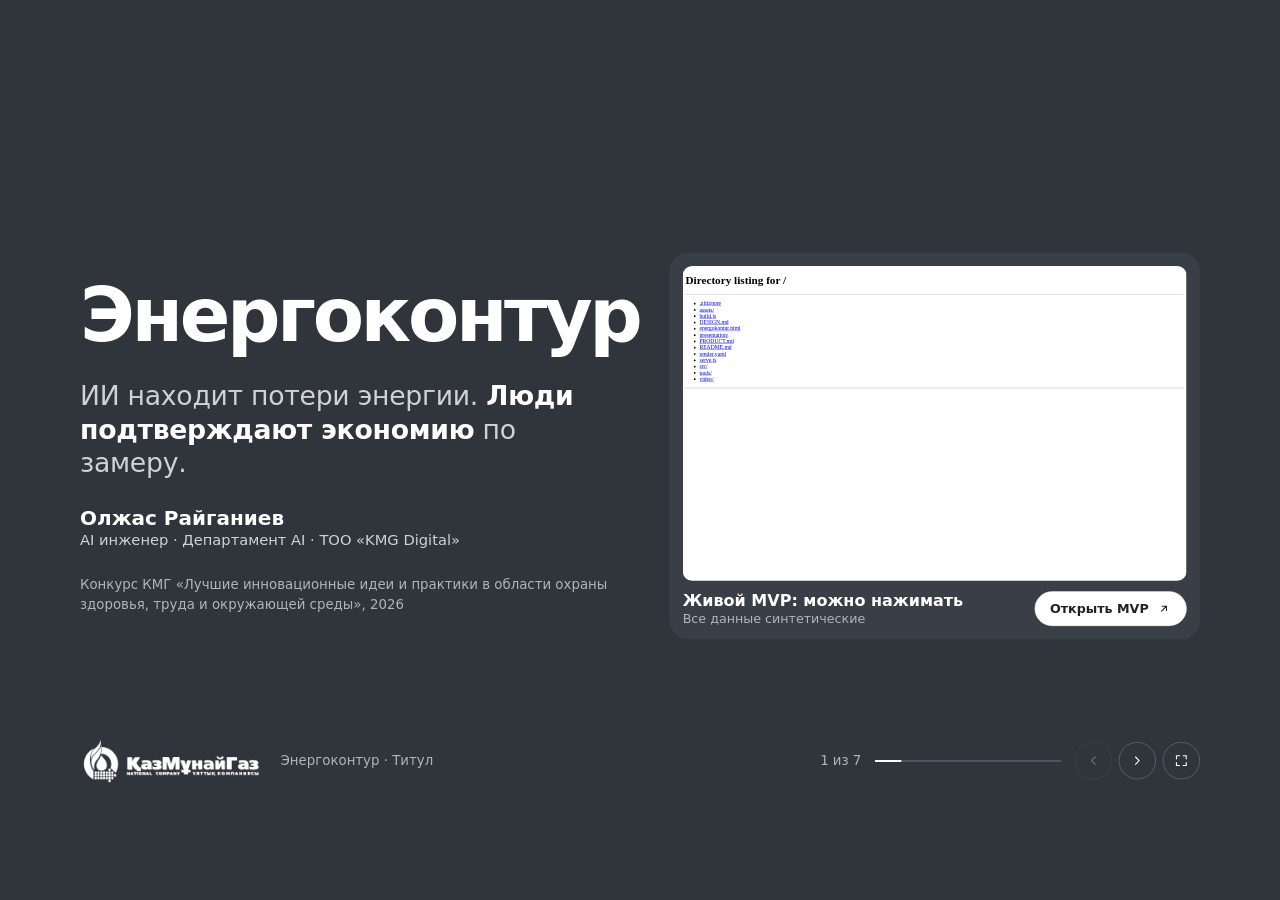
<file: presentation/deck.src.html>
<!doctype html>
<html lang="ru">
<head>
<meta charset="utf-8">
<meta name="viewport" content="width=device-width,initial-scale=1">
<meta name="color-scheme" content="dark">
<title>Энергоконтур · презентация</title>
<meta name="description" content="Энергоконтур: ИИ находит потери энергии, люди подтверждают экономию. Заявка на конкурс КМГ по ОЗТОС. 7 слайдов, живой MVP и два видео.">
<link rel="icon" href="data:image/svg+xml,%3Csvg xmlns='http://www.w3.org/2000/svg' viewBox='0 0 32 32'%3E%3Crect width='32' height='32' rx='9' fill='%23ff8a1f'/%3E%3Cpath d='M18.5 5 9 18h7l-1.5 9L24 14h-7z' fill='%23000'/%3E%3C/svg%3E">
<style>
/*FONTS*/
:root{--bg:#30343b;--card:#3a3f47;--raised:#454a53;--line:#4f555e;--text:#fff;--muted:#cfd2d7;--faint:#b0b4bb;--heat:#ff8a1f;--heat-ink:#ffb067;--ok:#3fc07a;--ease:cubic-bezier(.16,1,.3,1)}
*{box-sizing:border-box}
html,body{margin:0;height:100%;background:var(--bg);color:var(--text);overflow:hidden}
body{font-family:'Manrope',system-ui,sans-serif;font-variant-numeric:tabular-nums;-webkit-font-smoothing:antialiased}
h1,h2,h3,p,ul,ol,figure{margin:0}
ul,ol{padding:0;list-style:none}
button{font:inherit;color:inherit}
::selection{background:var(--heat);color:#000}
:focus-visible{outline:3px solid #fff;outline-offset:3px}
/* сцена 1920×1080, вписывается в окно без обрезки */
#stage{position:absolute;left:50%;top:50%;width:1920px;height:1080px;transform-origin:0 0}
.slide{position:absolute;inset:0;padding:120px 120px 132px;display:flex;flex-direction:column;opacity:0;visibility:hidden;transform:scale(1.015);transition:opacity .6s var(--ease),transform .9s var(--ease),visibility 0s .6s}
.slide.on{opacity:1;visibility:visible;transform:none;transition:opacity .6s var(--ease),transform .9s var(--ease),visibility 0s}
.rv{opacity:0;transform:translateY(28px);transition:opacity .7s var(--ease),transform .9s var(--ease);transition-delay:calc(var(--i,0) * 90ms + 120ms)}
.slide.on .rv{opacity:1;transform:none}
.chrome{position:absolute;left:120px;right:120px;bottom:36px;display:flex;align-items:center;justify-content:space-between;gap:32px;font-size:20px;color:var(--faint);z-index:3;pointer-events:none}
.chrome>*{pointer-events:auto}
.chrome .brand{display:flex;align-items:center;gap:28px}
.chrome img{height:76px;width:auto;display:block}
.prog{display:flex;align-items:center;gap:20px}
.prog .bar{width:280px;height:3px;background:var(--line);border-radius:3px;overflow:hidden}
.prog .bar i{display:block;height:100%;background:#fff;width:0;transition:width .6s var(--ease)}
.navb{display:flex;gap:10px}
.navb button,.btn{height:56px;padding:0 26px;border-radius:999px;border:1.5px solid #6b717b;background:transparent;font-size:21px;font-weight:600;cursor:pointer;display:inline-flex;align-items:center;gap:12px;white-space:nowrap;text-decoration:none;color:#fff;transition:background-color .2s,border-color .2s,transform .15s var(--ease)}
.navb button{width:56px;padding:0;justify-content:center}
.navb button:hover,.btn:hover{border-color:#9aa0a8;background:#363a42}
.btn:active,.navb button:active{transform:scale(.96)}
.btn.primary{background:#fff;color:#1f2227;border-color:#fff}
.btn.primary:hover{background:#e3e3e3}
.btn svg,.navb svg{width:22px;height:22px;stroke:currentColor;fill:none;stroke-width:1.8;stroke-linecap:round;stroke-linejoin:round}
.navb button:disabled{opacity:.3;cursor:default}
h1{font-size:150px;line-height:1;font-weight:700;letter-spacing:-.045em}
h2{font-size:76px;line-height:1.04;font-weight:700;letter-spacing:-.035em;max-width:1500px}
.lead{font-size:40px;line-height:1.25;color:var(--muted);font-weight:500;letter-spacing:-.01em}
.lead b{color:#fff;font-weight:600}
.small{font-size:20px;line-height:1.45;color:var(--faint)}
.small b{color:var(--muted);font-weight:600}
.cols{display:grid;gap:64px;flex:1;min-height:0}
/* буллиты */
.bul{display:grid;gap:30px}
.bul li{display:grid;grid-template-columns:22px 1fr;gap:22px;font-size:34px;line-height:1.3;font-weight:500}
.bul li::before{content:'';width:14px;height:14px;border-radius:4px;background:var(--heat);margin-top:15px}
.bul li span{display:block;font-size:24px;color:var(--muted);font-weight:400;margin-top:6px;line-height:1.35}
.bul.grey li::before{background:#7c828b}
.bul.grey li{color:var(--muted)}
/* тепловая полоса */
.heat{display:grid;grid-template-columns:repeat(60,1fr);gap:5px}
.heat i{height:100%;border-radius:4px;transform:scaleY(.2);opacity:0;transition:transform .8s var(--ease),opacity .6s var(--ease);transition-delay:calc(var(--k) * 14ms + 300ms);transform-origin:bottom}
.slide.on .heat i{transform:none;opacity:1}
/* плееры */
.player{background:var(--card);border-radius:28px;padding:22px;display:flex;flex-direction:column;gap:18px}
.screen{position:relative;aspect-ratio:16/9;background:#24272c;border-radius:16px;overflow:hidden}
.screen video{width:100%;height:100%;object-fit:contain;display:block;background:#24272c}
.screen .cover{position:absolute;inset:0;border:0;padding:0;background:transparent;cursor:pointer;display:grid;place-items:center}
.screen .cover span{width:104px;height:104px;border-radius:50%;background:#fff;display:grid;place-items:center;transition:transform .25s var(--ease)}
.screen .cover:hover span{transform:scale(1.08)}
.screen .cover svg{width:38px;height:38px;fill:#000;margin-left:6px}
.screen.playing .cover{display:none}
.pbar{display:flex;align-items:center;justify-content:space-between;gap:16px}
.pbar b{display:block;font-size:26px;font-weight:600}
.pbar small{display:block;font-size:19px;color:var(--faint);margin-top:2px}
.pbar .btns{display:flex;gap:10px}
.pbar .btn{height:52px;font-size:19px;padding:0 22px}
/* живое окно MVP */
.live{background:var(--card);border-radius:28px;padding:20px;display:flex;flex-direction:column;gap:16px}
.live .win{position:relative;width:100%;aspect-ratio:1440/900;border-radius:14px;overflow:hidden;background:var(--bg)}
.live iframe{position:absolute;left:0;top:0;width:1440px;height:900px;border:0;transform-origin:0 0}
.live .pbar b{font-size:24px}
/* разделы слайдов */
.tag{display:inline-flex;align-items:center;gap:14px;height:64px;padding:0 28px;border-radius:999px;background:var(--raised);font-size:26px;font-weight:600}
.tag i{width:14px;height:14px;border-radius:50%;background:var(--heat)}
.tag.dim{color:var(--muted)}.tag.dim i{background:#8c929b}
.vs{display:grid;grid-template-columns:1fr 1fr;gap:24px}
.vs>div{background:var(--card);border-radius:28px;padding:36px 36px 40px}
.vs h3{font-size:30px;font-weight:700;margin-bottom:26px}
.vs .was h3{color:var(--muted)}
.vs .bul{gap:22px}.vs .bul li{font-size:27px}
.focus{background:#fff;color:#1f2227;border-radius:28px;padding:30px 36px;font-size:34px;line-height:1.25;font-weight:600;letter-spacing:-.01em}
.focus span{display:block;font-size:22px;font-weight:500;color:#4a5059;margin-bottom:6px}
.figs{display:grid;grid-template-columns:repeat(3,1fr);gap:24px}
.fig{background:var(--card);border-radius:28px;padding:40px 40px 44px;display:flex;flex-direction:column;gap:14px}
.fig b{font-size:96px;line-height:1;font-weight:700;letter-spacing:-.04em}
.fig b u{text-decoration:none;font-size:34px;color:var(--muted);font-weight:600;letter-spacing:-.01em;margin-left:10px}
.fig strong{font-size:30px;font-weight:700;line-height:1.2}
.fig p{font-size:23px;line-height:1.4;color:var(--muted)}
.fig .k{font-size:20px;color:var(--heat-ink);font-weight:600}
.tree{display:grid;grid-template-columns:repeat(4,1fr);gap:20px}
.core{background:#fff;color:#1f2227;border-radius:28px;padding:34px 40px;display:flex;justify-content:space-between;align-items:center;gap:40px}
.core b{font-size:40px;font-weight:700;letter-spacing:-.02em}
.core span{font-size:24px;color:#4a5059;font-weight:500;text-align:right}
.lines{height:56px;position:relative}
.lines svg{position:absolute;inset:0;width:100%;height:100%}
.lines path{stroke:#7c828b;stroke-width:2;fill:none;stroke-dasharray:1;stroke-dashoffset:1;transition:stroke-dashoffset 1.1s var(--ease) .5s}
.slide.on .lines path{stroke-dashoffset:0}
.br{background:var(--card);border-radius:24px;padding:28px 30px}
.br b{display:block;font-size:32px;font-weight:700}
.br span{display:block;font-size:22px;color:var(--muted);margin-top:8px;line-height:1.35}
.steps3{display:grid;grid-template-columns:repeat(3,1fr);gap:20px}
.steps3 li{background:var(--raised);border-radius:22px;padding:24px 28px;font-size:26px;font-weight:600;display:flex;gap:18px;align-items:center}
.steps3 li i{flex:none;width:44px;height:44px;border-radius:50%;background:var(--bg);display:grid;place-items:center;font-style:normal;font-size:22px;color:var(--heat-ink)}
.chartc{background:var(--card);border-radius:28px;padding:30px 34px}
.chartc svg{display:block;width:100%;height:auto}
.chartc text{font-family:'Manrope',sans-serif;font-size:20px;fill:#b0b4bb}
.chartc .lab{fill:#e4e6e9;font-weight:600}
.eq{font-size:46px;font-weight:700;letter-spacing:-.03em;line-height:1.1}
.eq u{text-decoration:none;color:var(--muted);font-weight:500}
.kv{display:grid;gap:0}
.kv div{display:flex;justify-content:space-between;align-items:baseline;gap:24px;padding:22px 0;border-top:1.5px solid var(--line);font-size:28px}
.kv div:first-child{border-top:0}
.kv span{color:var(--muted)}
.kv b{font-weight:700;font-size:40px;letter-spacing:-.02em;white-space:nowrap}
.links{display:grid;grid-template-columns:1fr 1fr;gap:20px}
.links a{background:var(--card);border-radius:24px;padding:30px 34px;text-decoration:none;color:#fff;display:flex;justify-content:space-between;align-items:center;gap:24px;transition:background-color .2s,transform .2s var(--ease)}
.links a:hover{background:var(--raised);transform:translateY(-3px)}
.links a b{display:block;font-size:30px;font-weight:700}
.links a span{display:block;font-size:21px;color:var(--faint);margin-top:6px;word-break:break-all}
.links a svg{flex:none;width:30px;height:30px;stroke:#fff;fill:none;stroke-width:1.8}
.q{font-size:30px;line-height:1.4;color:var(--muted);font-weight:500;max-width:1560px;margin-bottom:26px}
.q span{display:inline-block;background:var(--heat);color:#1f2227;font-weight:700;font-size:20px;line-height:1;padding:9px 16px;border-radius:999px;margin-right:16px;vertical-align:4px}
.vbars rect{transform-box:fill-box;transform-origin:50% 100%;transform:scaleY(0);transition:transform 1s var(--ease)}
.slide.on .vbars rect{transform:none}
.author{display:flex;gap:28px;align-items:center}
.author b{display:block;font-size:30px}
.author span{display:block;font-size:22px;color:var(--muted);margin-top:4px}
.synth{display:inline-flex;align-items:center;gap:12px;font-size:21px;color:var(--muted)}
.synth i{width:10px;height:10px;border-radius:50%;background:var(--heat)}
/* полноэкранное видео */
.vfull{position:fixed;inset:0;background:#1f2227;z-index:20;display:none;flex-direction:column}
.vfull.on{display:flex}
.vfull video{flex:1;min-height:0;width:100%;object-fit:contain;background:#1f2227}
.vfull button{position:absolute;top:20px;right:20px;height:48px;padding:0 22px;border-radius:999px;background:#fff;color:#000;border:0;font-size:17px;font-weight:600;cursor:pointer;z-index:2}
@media (prefers-reduced-motion:reduce){*,*::before,*::after{transition:none!important;animation:none!important}}
</style>
</head>
<body>
<div id="stage">

<!-- 1 · титул -->
<section class="slide" data-title="Титул" aria-label="Слайд 1. Энергоконтур">
  <div class="cols" style="grid-template-columns:820px 1fr;align-items:center">
    <div style="display:flex;flex-direction:column;gap:40px">
      <h1 class="rv" style="--i:0;font-size:112px;white-space:nowrap">Энергоконтур</h1>
      <p class="lead rv" style="--i:1">ИИ находит потери энергии. <b>Люди подтверждают экономию</b> по замеру.</p>
      <div class="author rv" style="--i:2"><div><b>Олжас Райганиев</b><span>AI инженер · Департамент AI · ТОО «KMG Digital»</span></div></div>
      <p class="small rv" style="--i:3">Конкурс КМГ «Лучшие инновационные идеи и практики в области охраны здоровья, труда и окружающей среды», 2026</p>
    </div>
    <figure class="live rv" style="--i:2">
      <div class="win" id="liveWin"><iframe id="mvpFrame" title="Живой MVP «Энергоконтур»" loading="lazy" tabindex="-1"></iframe></div>
      <figcaption class="pbar"><div><b>Живой MVP: можно нажимать</b><small>Все данные синтетические</small></div><div class="btns"><a class="btn primary" data-mvp target="_blank" rel="noopener">Открыть MVP <svg viewBox="0 0 24 24"><path d="M8 16 16 8M9 8h7v7"/></svg></a></div></figcaption>
    </figure>
  </div>
</section>

<!-- 2 · идея -->
<section class="slide" data-title="Идея" aria-label="Слайд 2. Проблема">
  <div class="cols" style="grid-template-columns:1fr 860px">
    <div style="display:flex;flex-direction:column;gap:46px">
      <h2 class="rv" style="--i:0">Утечки съедают энергию круглые сутки</h2>
      <ul class="bul rv" style="--i:1">
        <li><div>Дырка в трубе со сжатым воздухом<span>Компрессор работает больше, а платим за каждый лишний кВт·ч.</span></div></li>
        <li><div>Лишняя энергия — лишний CO₂<span>Электростанция сжигает больше топлива ради потерь.</span></div></li>
        <li><div>Экономию считают «на глаз»<span>Иногда за экономию выдают простое снижение выпуска.</span></div></li>
      </ul>
      <div class="rv" style="--i:2;display:flex;gap:14px;flex-wrap:wrap"><span class="tag"><i></i>ОС · выбросы</span><span class="tag"><i></i>ОТ · шум и ремонт</span><span class="tag dim"><i></i>ПБ · работа под давлением</span></div>
    </div>
    <figure class="player rv" style="--i:2;align-self:center">
      <div class="screen"><video id="v1" data-src="assets/idea.mp4" poster="assets/idea.jpg" preload="none" playsinline></video><button class="cover" data-play="v1" aria-label="Смотреть видео «Идея»"><span><svg viewBox="0 0 24 24"><path d="M6 4l14 8-14 8z"/></svg></span></button></div>
      <figcaption class="pbar"><div><b>Видео «Идея»</b><small><span data-dur="v1">1:40</span> · озвучка и субтитры</small></div><div class="btns"><button class="btn primary" data-play="v1">Смотреть</button><button class="btn" data-full="v1">На весь экран</button></div></figcaption>
    </figure>
  </div>
</section>

<!-- 3 · решение -->
<section class="slide" data-title="Решение" aria-label="Слайд 3. Решение">
  <h2 class="rv" style="--i:0;margin-bottom:36px">Было и стало</h2>
  <div class="cols" style="grid-template-columns:1fr 760px">
    <div style="display:flex;flex-direction:column;gap:24px">
      <div class="vs rv" style="--i:1">
        <div class="was"><h3>Было</h3><ul class="bul grey"><li>Утечку замечают случайно</li><li>Ремонт — когда дойдут руки</li><li>Экономию никто не проверяет</li></ul></div>
        <div><h3>Стало</h3><ul class="bul"><li>ИИ каждый день сравнивает расход с нормой</li><li>Бригада чинит по допуску</li><li>Энергетик и финансист принимают кВт·ч и тенге</li></ul></div>
      </div>
      <p class="focus rv" style="--i:2"><span>Наш фокус</span>Экономию засчитываем только по замеру, а не по обещаниям.</p>
    </div>
    <figure class="player rv" style="--i:2;align-self:start">
      <div class="screen"><video id="v2" data-src="assets/guide.mp4" poster="assets/guide.jpg" preload="none" playsinline></video><button class="cover" data-play="v2" aria-label="Смотреть видео-инструкцию"><span><svg viewBox="0 0 24 24"><path d="M6 4l14 8-14 8z"/></svg></span></button></div>
      <figcaption class="pbar"><div><b>Видео-инструкция</b><small><span data-dur="v2">2:02</span> · как работает MVP</small></div><div class="btns"><button class="btn primary" data-play="v2">Смотреть</button><button class="btn" data-full="v2">На весь экран</button></div></figcaption>
      <a class="btn" data-mvp target="_blank" rel="noopener" style="align-self:flex-start">Открыть MVP <svg viewBox="0 0 24 24"><path d="M8 16 16 8M9 8h7v7"/></svg></a>
    </figure>
  </div>
</section>

<!-- 4 · критерий 1 -->
<section class="slide" data-title="Критерий 1" aria-label="Слайд 4. Здоровье, безопасность, окружающая среда">
  <p class="q rv" style="--i:0"><span>Вопрос</span>Как внедрение сократит отрицательное воздействие на здоровье, безопасность труда и окружающую среду?</p>
  <h2 class="rv" style="--i:1">Меньше энергии — меньше выбросов и рисков</h2>
  <div class="figs rv" style="--i:2;margin-top:56px">
    <div class="fig"><span class="k">Окружающая среда</span><b>1 800<u>т CO₂</u></b><strong>меньше в год на одно ДЗО</strong><p>3 млн кВт·ч не нужно производить на электростанции.</p></div>
    <div class="fig"><span class="k">Безопасность</span><b>0<u>ремонтов</u></b><strong>под давлением</strong><p>Утечку чинят только по допуску: участок отключён, давление сброшено.</p></div>
    <div class="fig"><span class="k">Здоровье</span><b>Тише</b><strong>в цехах и у компрессоров</strong><p>Свист утечек сжатого воздуха исчезает после ремонта.</p></div>
  </div>
  <div class="rv" style="--i:3;margin-top:auto;display:flex;flex-direction:column;gap:14px">
    <div style="display:flex;justify-content:space-between;font-size:21px;color:var(--faint)"><span>Перерасход по дням до ремонта</span><span>после ремонта</span></div>
    <div class="heat" id="heat4" style="height:46px"></div>
    <p class="small">CO₂ — при коэффициенте сети 0,6 т/МВт·ч (допущение, уточняется для каждого ДЗО). Полоса — учебный контур EC-01, данные синтетические.</p>
  </div>
</section>

<!-- 5 · критерий 2 -->
<section class="slide" data-title="Критерий 2" aria-label="Слайд 5. Тиражирование">
  <p class="q rv" style="--i:0"><span>Вопрос</span>Насколько возможно повторное моделирование на всех подразделениях КМГ?</p>
  <h2 class="rv" style="--i:1">Один сервис для всех подразделений КМГ</h2>
  <div class="rv" style="--i:2;margin-top:52px">
    <div class="core"><b>Общий сервис «Энергоконтур»</b><span>сигнал ИИ → ремонт по допуску → замер → деньги → журнал</span></div>
    <div class="lines"><svg viewBox="0 0 1680 56" preserveAspectRatio="none"><path pathLength="1" d="M840 0V28"/><path pathLength="1" d="M840 28H210V56"/><path pathLength="1" d="M840 28H1470V56"/><path pathLength="1" d="M630 28V56"/><path pathLength="1" d="M1050 28V56"/></svg></div>
    <div class="tree">
      <div class="br"><b>Добыча</b><span>компрессоры, насосы закачки воды</span></div>
      <div class="br"><b>Переработка</b><span>сжатый воздух, пар, печи</span></div>
      <div class="br"><b>Транспорт</b><span>насосные станции трубопроводов</span></div>
      <div class="br"><b>Сервис</b><span>мастерские, котельные</span></div>
    </div>
  </div>
  <div class="rv" style="--i:3;margin-top:auto;display:flex;flex-direction:column;gap:18px">
    <p class="small"><b>Подключить новое ДЗО — три шага:</b></p>
    <ol class="steps3"><li><i>1</i>Подключить свои счётчики</li><li><i>2</i>Обучить модель на своих данных</li><li><i>3</i>Назначить энергетика и финансиста</li></ol>
  </div>
</section>

<!-- 6 · критерий 3 -->
<section class="slide" data-title="Критерий 3" aria-label="Слайд 6. Ценность в деньгах">
  <p class="q rv" style="--i:0"><span>Вопрос</span>Какова ценность идеи в денежном эквиваленте и какую прибыль принесёт внедрение?</p>
  <h2 class="rv" style="--i:1">90 млн тенге в год на одно ДЗО</h2>
  <div class="cols rv" style="--i:2;grid-template-columns:1fr 720px;margin-top:44px;align-items:start">
    <div class="chartc"><div id="chart6"></div></div>
    <div style="display:flex;flex-direction:column;gap:26px">
      <p class="lead" style="font-size:34px;color:#fff">Прибыль — это меньший счёт за энергию. Деньги остаются в ДЗО каждый месяц.</p>
      <div class="kv"><div><span>Каждый 1 % экономии</span><b>30 млн ₸ в год</b></div><div><span>За 3 года при 3 %</span><b>270 млн ₸</b></div><div><span>Меньше выбросов</span><b>≈ 1 800 т CO₂</b></div></div>
    </div>
  </div>
  <p class="small rv" style="--i:3;margin-top:auto">Сценарий автора: одно ДЗО с расходом 100 млн кВт·ч в год, переменная стоимость 30 ₸/кВт·ч, 0,6 т CO₂/МВт·ч. Засчитываем только экономию, подтверждённую замером; каждое ДЗО считает её на своих данных.</p>
</section>

<!-- 7 · ссылки -->
<section class="slide" data-title="Ссылки" aria-label="Слайд 7. Ссылки">
  <h2 class="rv" style="--i:0">Попробуйте сами</h2>
  <div class="links rv" style="--i:1;margin-top:56px">
    <a data-mvp target="_blank" rel="noopener"><div><b>Живой MVP</b><span data-url="mvp"></span></div><svg viewBox="0 0 24 24"><path d="M8 16 16 8M9 8h7v7"/></svg></a>
    <a data-href="presentation/" target="_blank" rel="noopener"><div><b>Эта презентация</b><span data-url="presentation/"></span></div><svg viewBox="0 0 24 24"><path d="M8 16 16 8M9 8h7v7"/></svg></a>
    <a data-href="presentation/assets/idea.mp4" target="_blank" rel="noopener"><div><b>Видео «Идея»</b><span data-url="presentation/assets/idea.mp4"></span></div><svg viewBox="0 0 24 24"><path d="M8 16 16 8M9 8h7v7"/></svg></a>
    <a data-href="presentation/assets/guide.mp4" target="_blank" rel="noopener"><div><b>Видео-инструкция</b><span data-url="presentation/assets/guide.mp4"></span></div><svg viewBox="0 0 24 24"><path d="M8 16 16 8M9 8h7v7"/></svg></a>
  </div>
  <div class="rv" style="--i:2;margin-top:auto;display:flex;justify-content:space-between;align-items:flex-end;gap:40px">
    <div class="author"><div><b>Олжас Райганиев</b><span>AI инженер · Департамент AI · ТОО «KMG Digital»</span></div></div>
    <span class="synth"><i></i>Все данные в MVP и видео синтетические</span>
  </div>
</section>

<footer class="chrome">
  <div class="brand"><img src="assets/img/kmg-logo-white.png" alt="АО НК «КазМунайГаз»" width="273" height="76"><span id="stitle">Энергоконтур</span></div>
  <div class="prog"><span id="counter">1 из 7</span><span class="bar"><i id="pbar"></i></span><div class="navb"><button id="prev" aria-label="Назад"><svg viewBox="0 0 24 24"><path d="M15 6l-6 6 6 6"/></svg></button><button id="next" aria-label="Далее"><svg viewBox="0 0 24 24"><path d="M9 6l6 6-6 6"/></svg></button><button id="fs" aria-label="Полный экран (F)"><svg viewBox="0 0 24 24"><path d="M4 9V4h5M20 9V4h-5M4 15v5h5M20 15v5h-5"/></svg></button></div></div>
</footer>
</div>
<div class="vfull" id="vfull"><button id="vclose">Закрыть · Esc</button></div>

<script>
(() => {
'use strict';
// адрес сайта на Render
const SITE = 'https://energokontur.onrender.com/';
const $ = s => document.querySelector(s), $$ = s => [...document.querySelectorAll(s)];
const slides = $$('.slide'), N = slides.length, stage = $('#stage');
let cur = 0;

// MVP: на сайте — соседний index.html, локально — energokontur.html, в автономном файле — Blob (подставит standalone)
const local = location.protocol === 'file:';
const mvpUrl = window.MVP_URL || (local ? '../energokontur.html' : '../');
for (const a of $$('[data-mvp]')) a.href = mvpUrl;
for (const a of $$('[data-href]')) a.href = (local || window.MVP_URL ? SITE : new URL('../', location.href).href) + a.dataset.href;
for (const s of $$('[data-url]')) s.textContent = (SITE + (s.dataset.url === 'mvp' ? '' : s.dataset.url)).replace('https://', '');

function fit() { const k = Math.min(innerWidth / 1920, innerHeight / 1080); stage.style.transform = `translate(-50%,-50%) scale(${k})`; stage.style.transformOrigin = '50% 50%'; stage.style.left = '50%'; stage.style.top = '50%'; fitLive() }
function fitLive() { const w = $('#liveWin'); if (w) $('#mvpFrame').style.transform = `scale(${w.clientWidth / 1440})` }
addEventListener('resize', fit);

function show(i) {
  cur = Math.max(0, Math.min(N - 1, i));
  slides.forEach((s, k) => { s.classList.toggle('on', k === cur); s.setAttribute('aria-hidden', String(k !== cur)) });
  $('#counter').textContent = `${cur + 1} из ${N}`; $('#pbar').style.width = ((cur + 1) / N * 100) + '%';
  $('#stitle').textContent = 'Энергоконтур · ' + slides[cur].dataset.title;
  $('#prev').disabled = cur === 0; $('#next').disabled = cur === N - 1;
  for (const v of $$('.slide video')) if (!slides[cur].contains(v)) v.pause();
  history.replaceState(null, '', '#' + (cur + 1));
  if (cur === 0 && !$('#mvpFrame').src) $('#mvpFrame').src = mvpUrl;
}
$('#prev').onclick = () => show(cur - 1); $('#next').onclick = () => show(cur + 1);
$('#fs').onclick = () => document.fullscreenElement ? document.exitFullscreen() : document.documentElement.requestFullscreen().catch(() => {});
document.addEventListener('keydown', e => {
  if ($('#vfull').classList.contains('on')) { if (e.key === 'Escape') closeFull(); return }
  if (e.target.closest('video,input,button[data-play]')) return;
  if (['ArrowRight', 'PageDown', ' '].includes(e.key)) { e.preventDefault(); show(cur + 1) }
  else if (['ArrowLeft', 'PageUp'].includes(e.key)) { e.preventDefault(); show(cur - 1) }
  else if (e.key === 'Home') show(0); else if (e.key === 'End') show(N - 1);
  else if (e.key === 'f' || e.key === 'F' || e.key === 'а' || e.key === 'А') $('#fs').click();
});

// видео: маленький плеер «Смотреть», полноэкранный «На весь экран» (object-fit: contain)
const src = v => { if (!v.src) v.src = window.VIDEO_SRC?.[v.id] || v.dataset.src; return v };
const fmt = t => Math.floor(t / 60) + ':' + String(Math.round(t % 60)).padStart(2, '0');
for (const v of $$('.slide video')) v.addEventListener('loadedmetadata', () => { const d = $(`[data-dur=${v.id}]`); if (d && isFinite(v.duration)) d.textContent = fmt(v.duration) });
document.addEventListener('click', e => {
  const p = e.target.closest('[data-play]'), f = e.target.closest('[data-full]');
  if (p) { const v = src($('#' + p.dataset.play)); for (const o of $$('video')) if (o !== v) o.pause(); v.controls = true; v.closest('.screen').classList.add('playing'); v.play().catch(() => {}) }
  if (f) openFull($('#' + f.dataset.full));
});
let back = null;
function openFull(v) {
  src(v); const t = v.currentTime; v.pause(); back = { v, parent: v.parentNode, next: v.nextSibling };
  $('#vfull').prepend(v); v.controls = true; $('#vfull').classList.add('on'); v.closest('.screen')?.classList.add('playing');
  v.currentTime = t; v.play().catch(() => {});
  document.documentElement.requestFullscreen?.().catch(() => {});
}
function closeFull() {
  if (!back) return; const { v, parent, next } = back; v.pause(); parent.insertBefore(v, next); parent.classList.add('playing'); $('#vfull').classList.remove('on'); back = null;
  if (document.fullscreenElement) document.exitFullscreen().catch(() => {});
}
$('#vclose').onclick = closeFull;
document.addEventListener('fullscreenchange', () => { if (!document.fullscreenElement && back) closeFull() });

// тепловая полоса (учебный ряд EC-01: 30 суток до, 30 после) и график экономики
const r = (s => () => (s = (s * 9301 + 49297) % 233280) / 233280 - .5)(7);
$('#heat4').innerHTML = Array.from({ length: 60 }, (_, i) => { const dev = i < 30 ? 3.1 + r() * 2.4 : .1 + r() * 1.2; const k = Math.max(0, Math.min(1, dev / 4)); return `<i style="--k:${i};background:rgba(255,138,31,${(.08 + k * .92).toFixed(2)})"></i>` }).join('');
(() => {
  const W = 1000, H = 540, L = 70, R = 20, T = 40, B = 70, hi = 160, bars = [[1, 30], [3, 90], [5, 150]];
  const Y = v => T + (hi - v) / hi * (H - T - B), bw = 190, gap = (W - L - R - bars.length * bw) / (bars.length + 1);
  let g = `<text x="${L}" y="${T - 14}">млн ₸ экономии в год</text>`;
  for (let v = 0; v <= 150; v += 50) g += `<path d="M${L} ${Y(v)}H${W - R}" stroke="${v ? '#4f555e' : '#7c828b'}" stroke-width="1.5"/><text x="${L - 14}" y="${Y(v) + 7}" text-anchor="end">${v}</text>`;
  g += '<g class="vbars">' + bars.map(([p, v], i) => { const x = L + gap + i * (bw + gap); return `<rect x="${x}" y="${Y(v)}" width="${bw}" height="${Y(0) - Y(v)}" rx="6" fill="${p === 3 ? '#ff8a1f' : '#6b717b'}" style="transition-delay:${400 + i * 150}ms"/>` }).join('') + '</g>';
  bars.forEach(([p, v], i) => { const x = L + gap + i * (bw + gap) + bw / 2; g += `<text x="${x}" y="${Y(v) - 16}" text-anchor="middle" class="lab" style="font-size:30px;fill:#fff">${v}</text><text x="${x}" y="${H - 28}" text-anchor="middle" style="font-size:24px">снижение ${p} %</text>` });
  $('#chart6').innerHTML = `<svg viewBox="0 0 ${W} ${H}" role="img" aria-label="Экономия в год для одного ДЗО: 30, 90 и 150 млн тенге при снижении расхода на 1, 3 и 5 %">${g}</svg>`;
})();

fit();
const h = +location.hash.slice(1); show(h >= 1 && h <= N ? h - 1 : 0);
addEventListener('hashchange', () => { const n = +location.hash.slice(1); if (n >= 1 && n <= N && n - 1 !== cur) show(n - 1) });
globalThis.DECK = { show, get cur() { return cur }, N };
})();
</script>
</body>
</html>
</file>
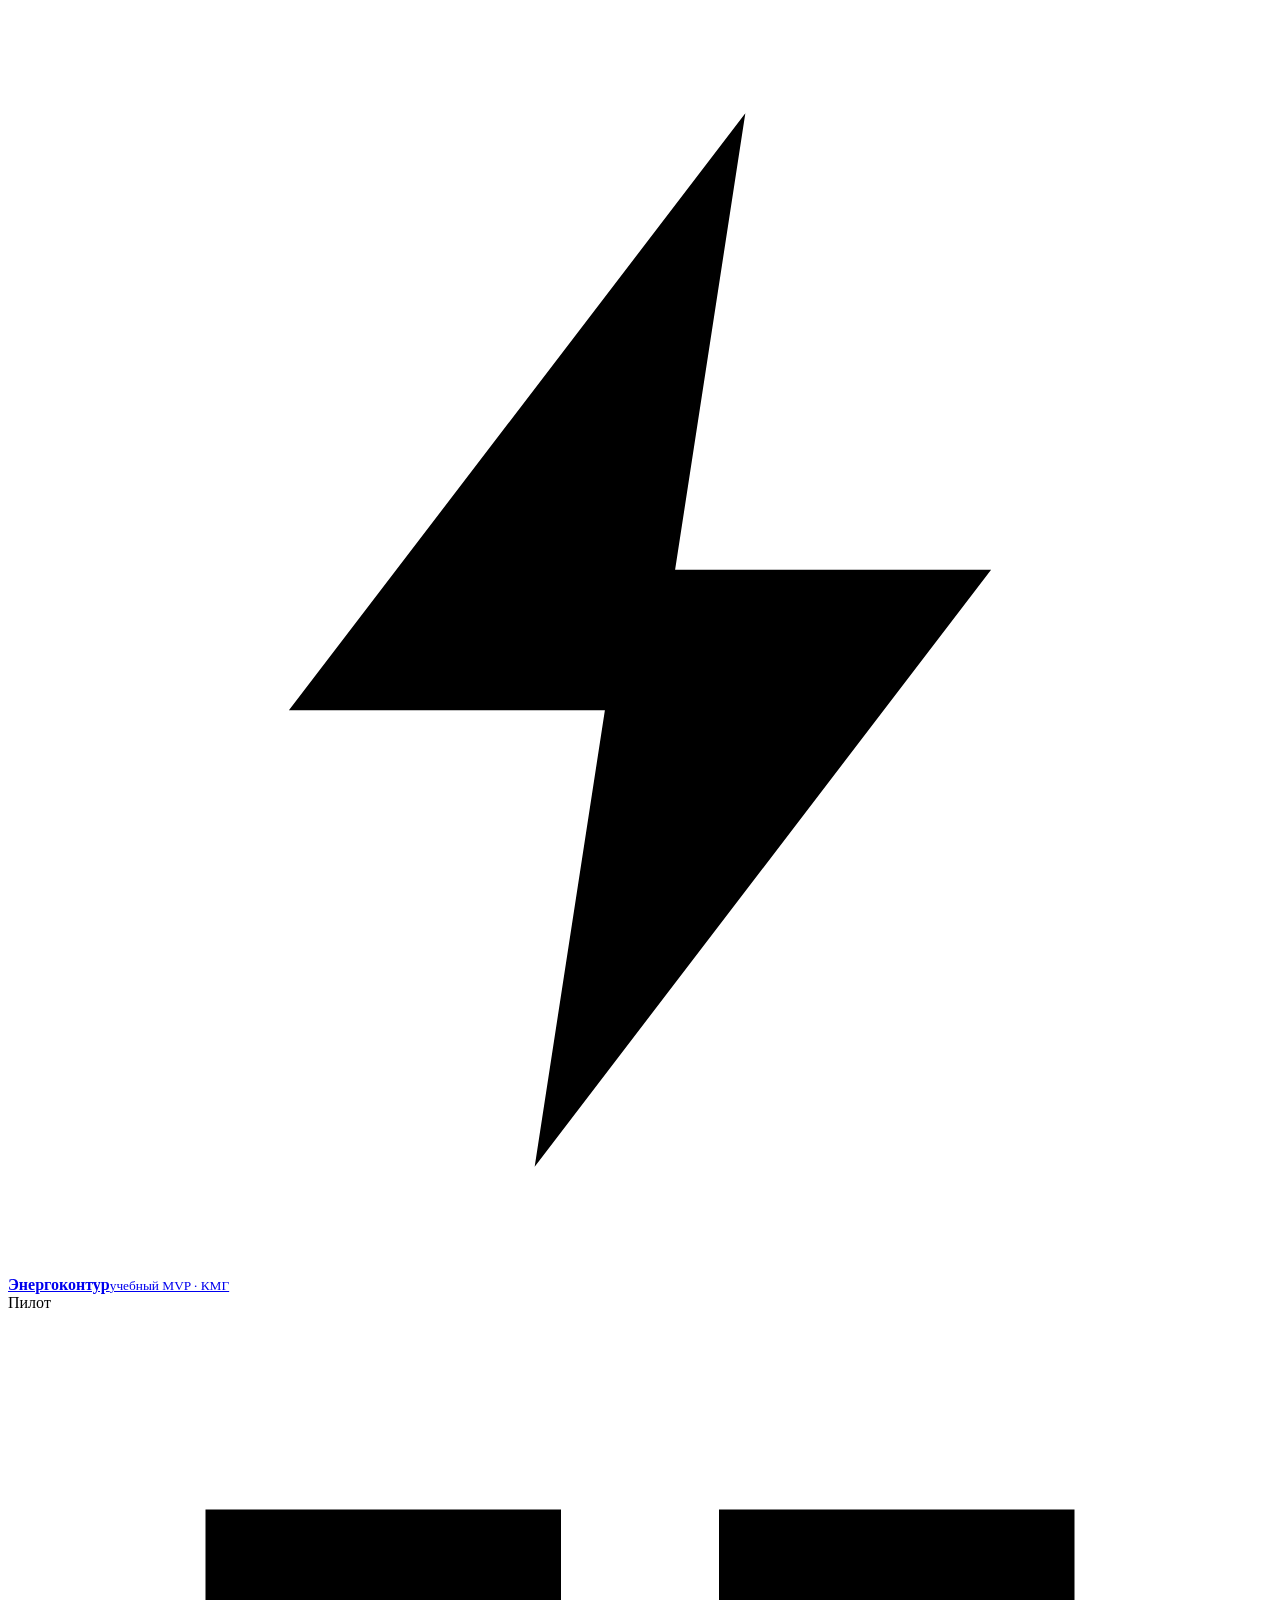
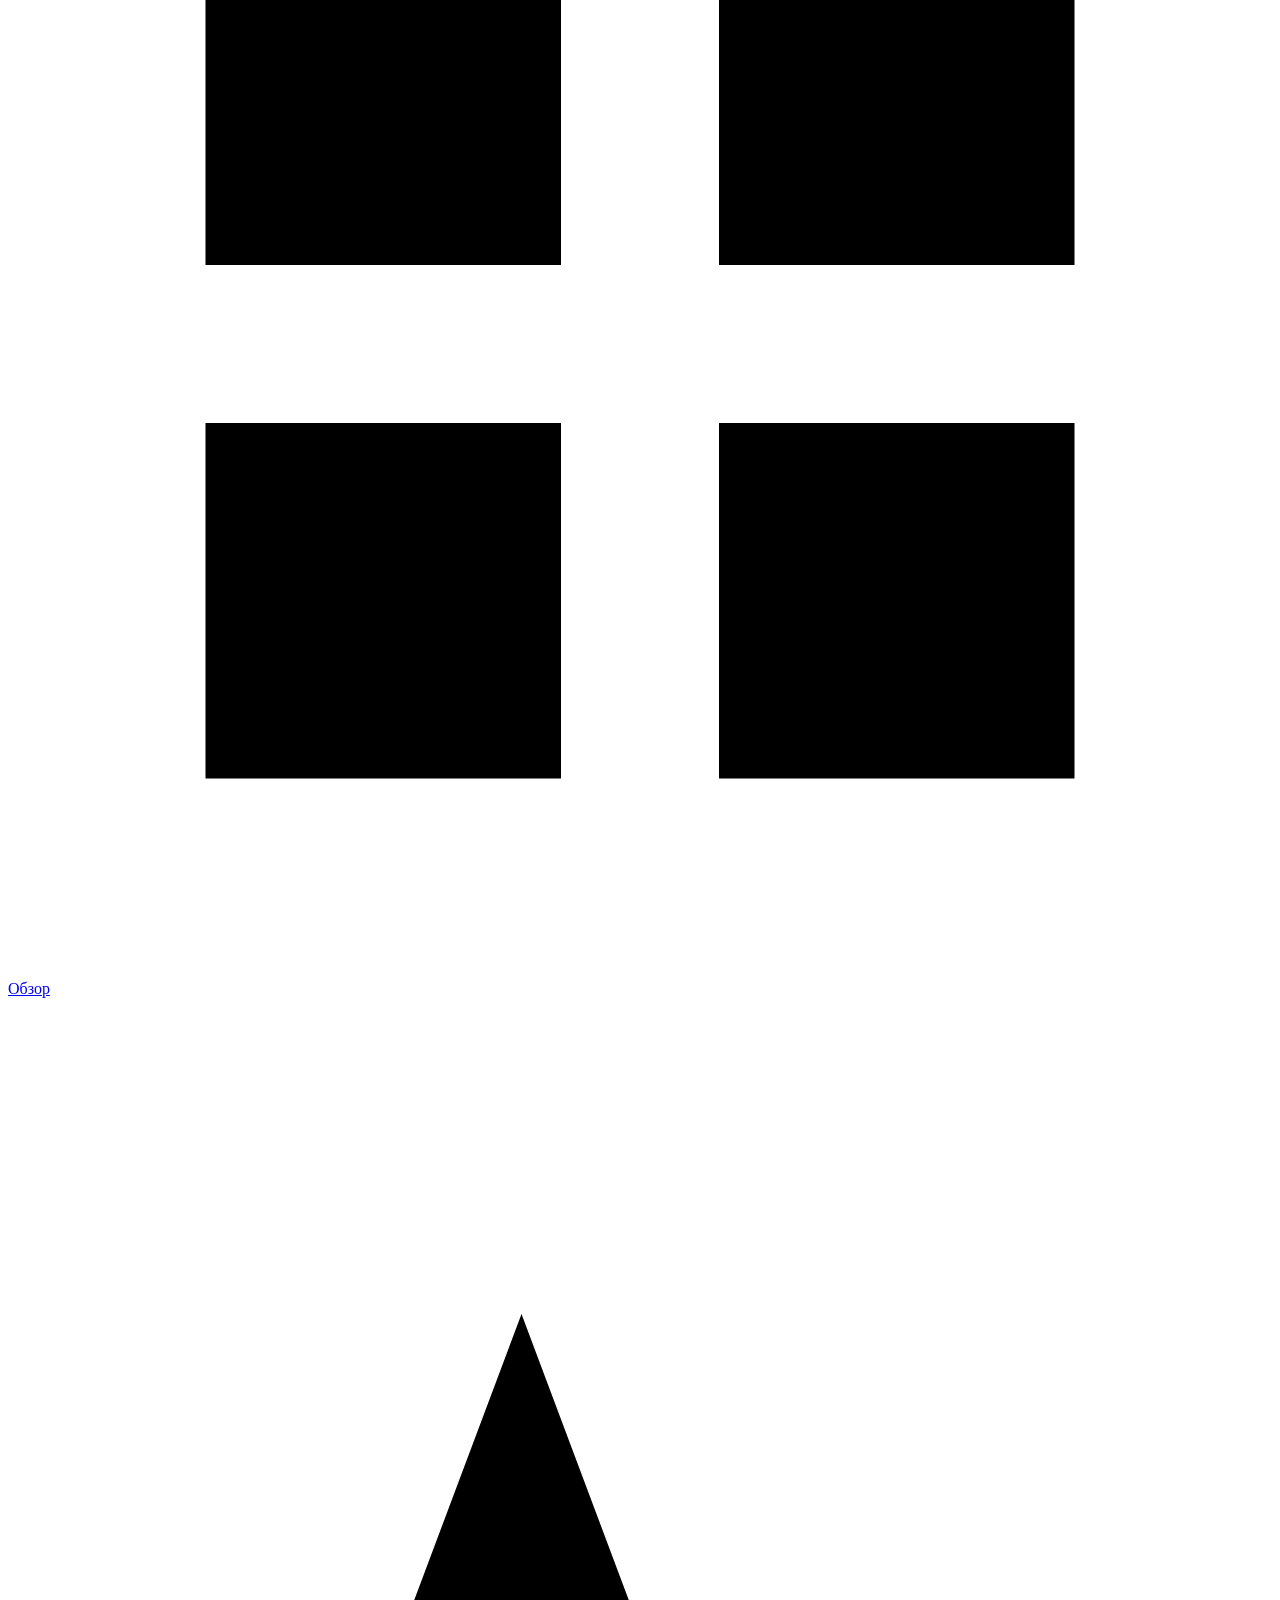
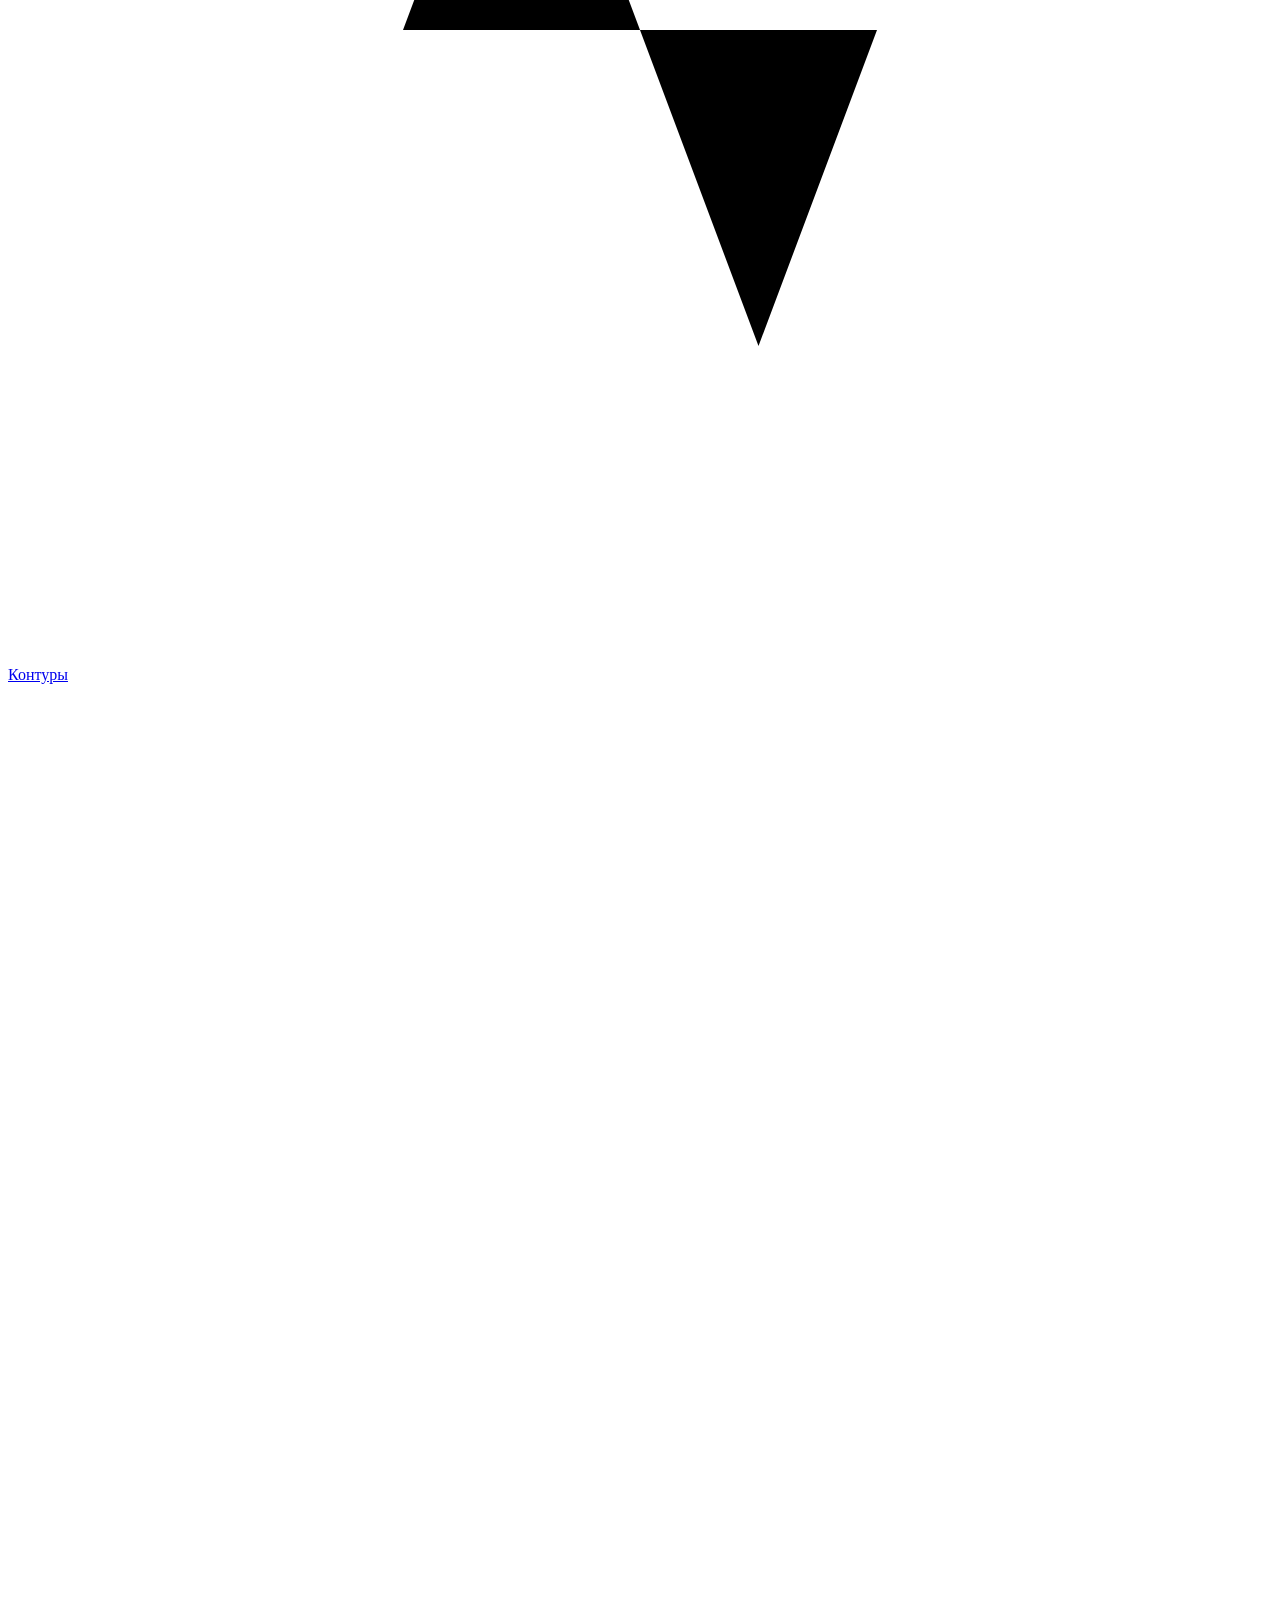
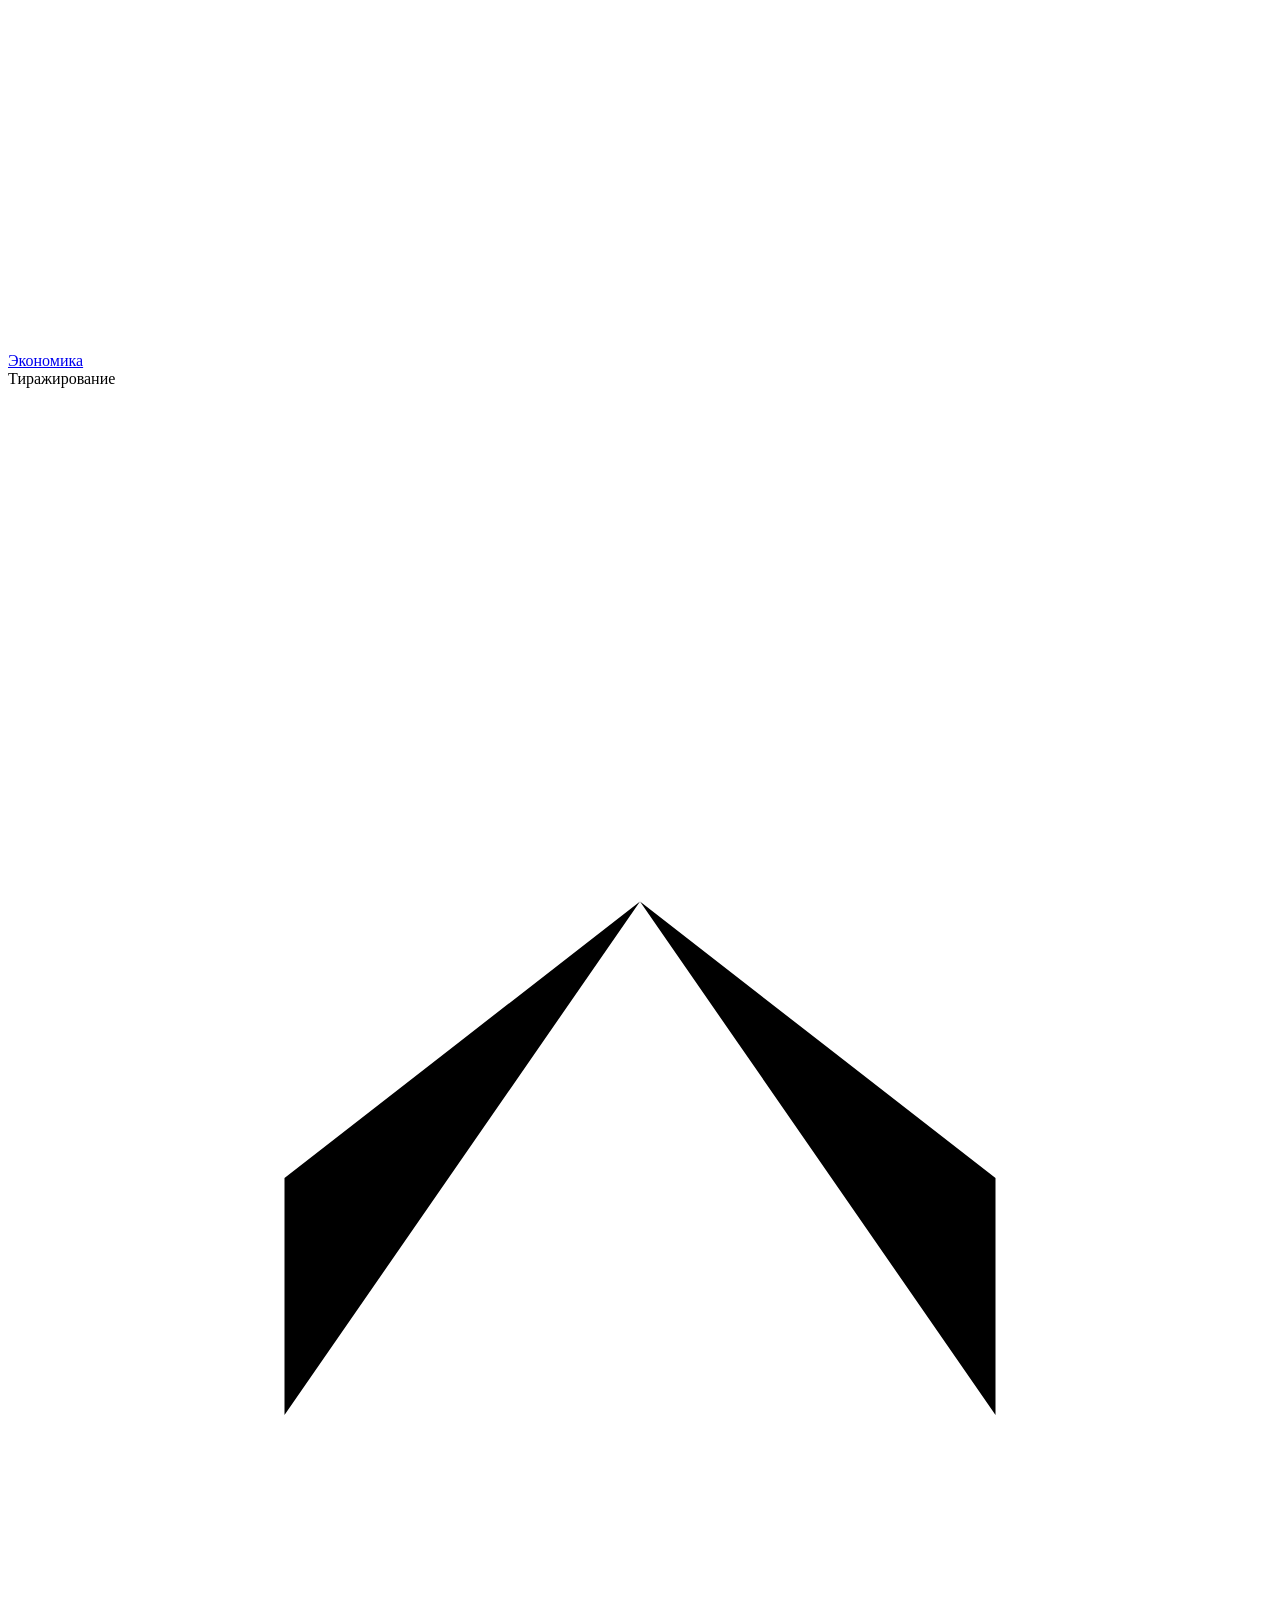
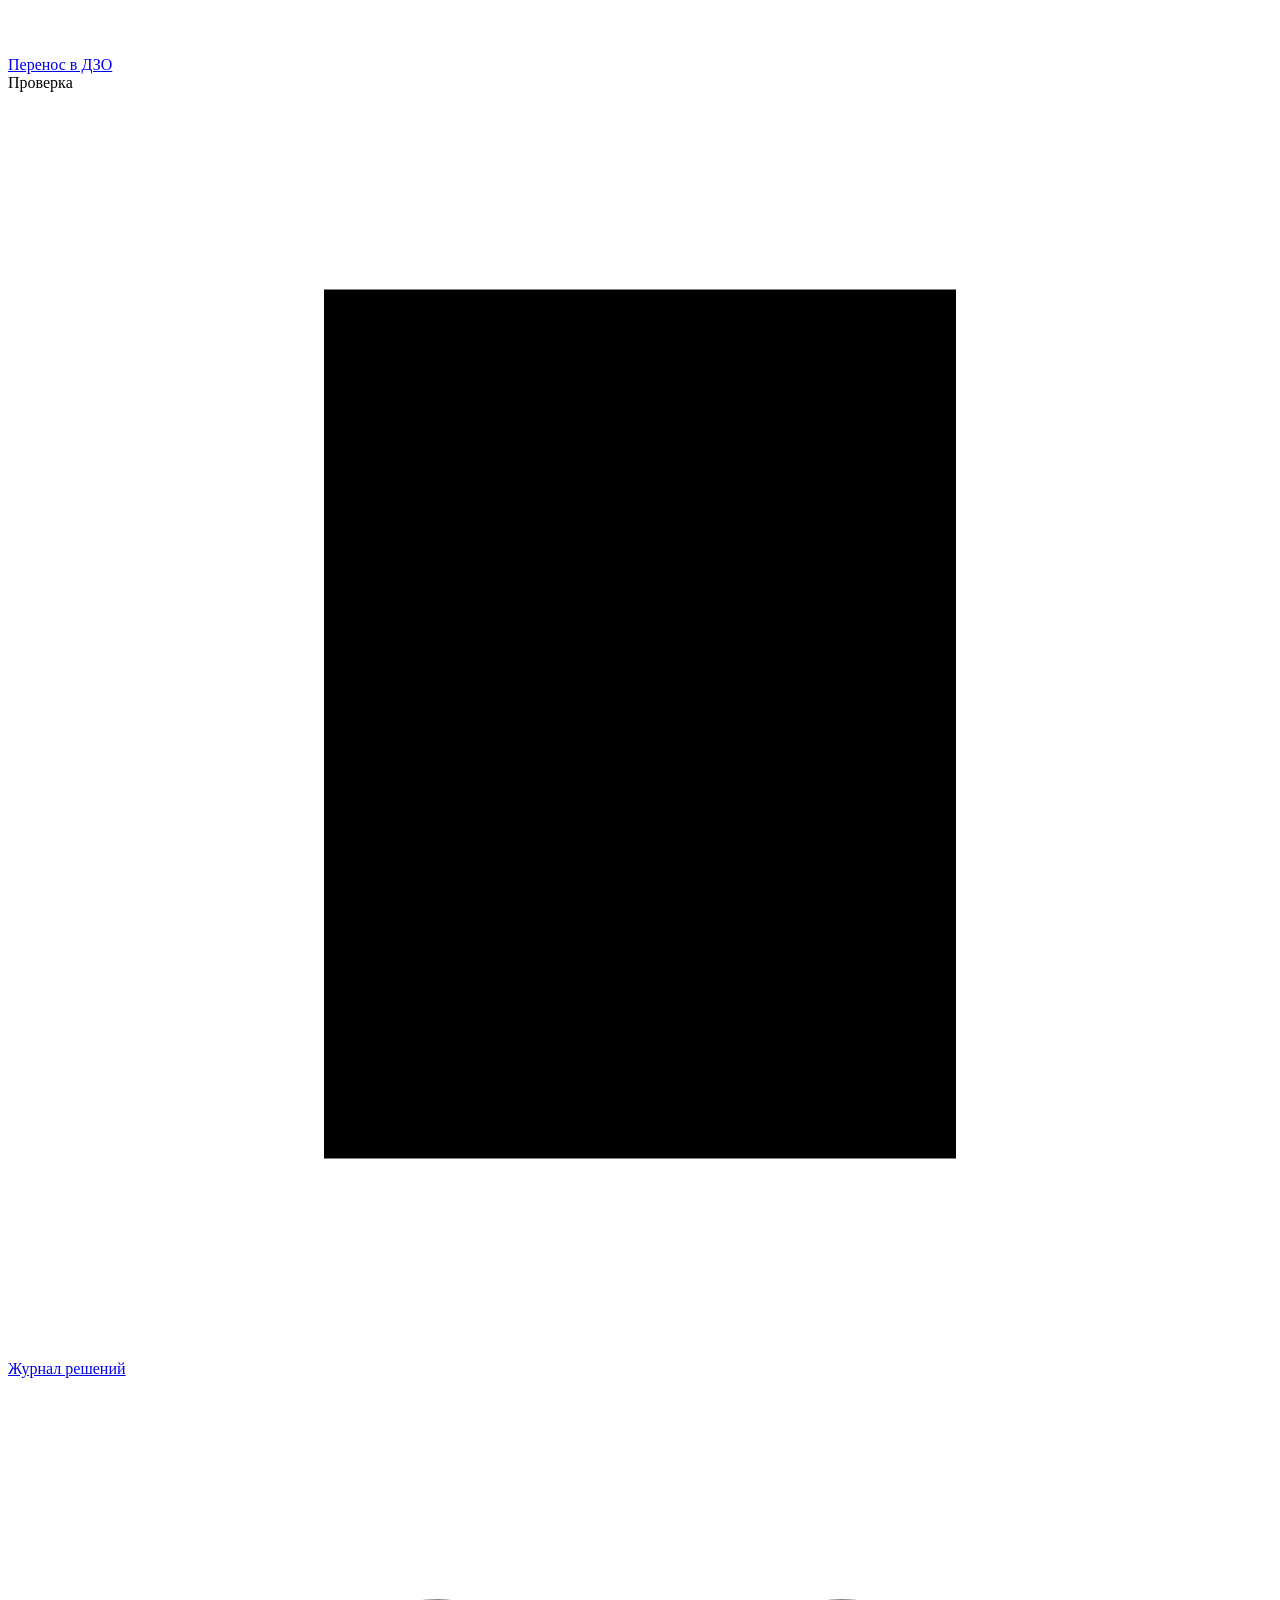
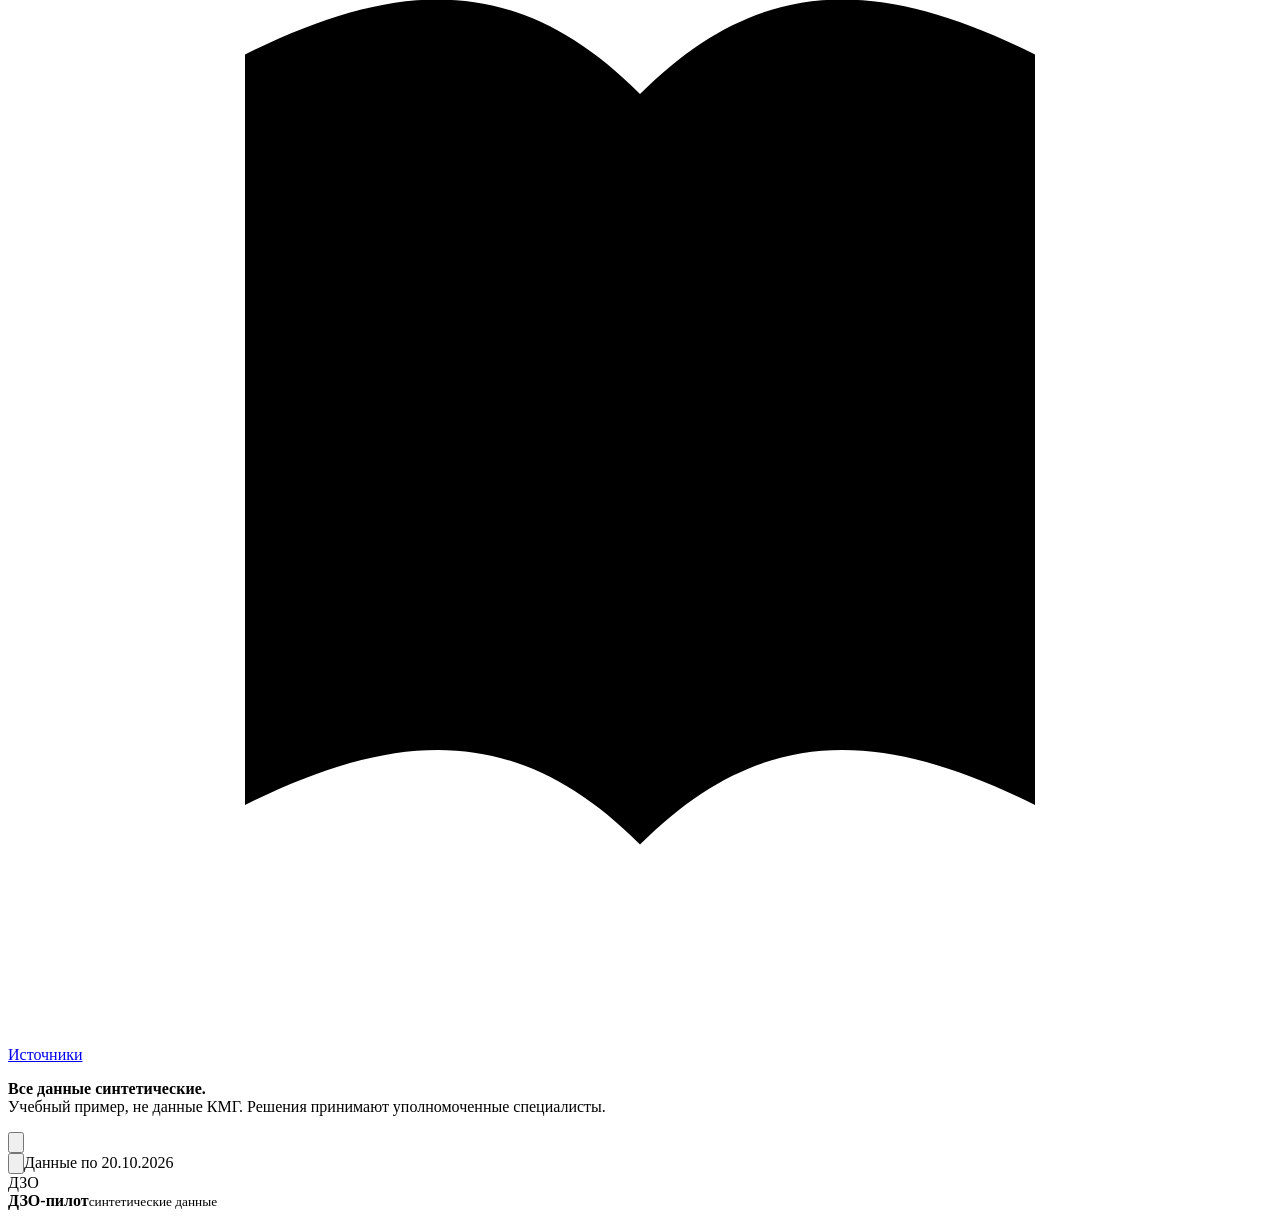
<file: src/template.html>
<!doctype html>
<html lang="ru">
<head>
<meta charset="utf-8">
<meta name="viewport" content="width=device-width,initial-scale=1">
<meta name="color-scheme" content="dark light">
<script>try{const t=new URLSearchParams(location.search).get('theme')||localStorage.getItem('ek.theme');if(t==='light')document.documentElement.dataset.theme='light'}catch(e){}</script>
<meta name="description" content="Энергоконтур — учебный MVP КМГ: ИИ находит перерасход энергии, бригада устраняет утечку, энергетик и финансист принимают экономию. Все данные синтетические.">
<title>Энергоконтур · учебный MVP</title>
<link rel="icon" href="data:image/svg+xml,%3Csvg xmlns='http://www.w3.org/2000/svg' viewBox='0 0 32 32'%3E%3Crect width='32' height='32' rx='9' fill='%23ff8a1f'/%3E%3Cpath d='M18.5 5 9 18h7l-1.5 9L24 14h-7z' fill='%23000'/%3E%3C/svg%3E">
<style>
/*FONTS*/
/*STYLE*/
</style>
</head>
<body>
<div class="app">
  <aside class="side" aria-label="Навигация">
    <a class="brand" href="#/overview"><span class="mark"><svg viewBox="0 0 18 18" aria-hidden="true"><path d="M10.5 1.5 4 10h4.5l-1 6.5L14 8H9.5z" fill="#000"/></svg></span><span><b>Энергоконтур</b><small>учебный MVP · КМГ</small></span></a>
    <nav class="nav">
      <div class="navgroup">Пилот</div>
      <a href="#/overview" data-r="overview"><svg viewBox="0 0 16 16"><path d="M2.5 2.5h4.5v4.5h-4.5zM9 2.5h4.5v4.5H9zM2.5 9h4.5v4.5h-4.5zM9 9h4.5v4.5H9z"/></svg>Обзор</a>
      <a href="#/circuits/EC-01" data-r="circuits"><svg viewBox="0 0 16 16"><path d="M2 8h3l1.5-4 3 8L11 8h3"/></svg>Контуры<span class="count" id="navCount" title="Ждут решения"></span></a>
      <a href="#/economics" data-r="economics"><svg viewBox="0 0 16 16"><path d="M2.5 13.5h11M4 11V8M7 11V5M10 11V7M13 11V3.5"/></svg>Экономика</a>
      <div class="navgroup">Тиражирование</div>
      <a href="#/rollout" data-r="rollout"><svg viewBox="0 0 16 16"><path d="M8 2.5v4M8 6.5 3.5 10v3M8 6.5l4.5 3.5v3M8 6.5v6.5"/></svg>Перенос в ДЗО</a>
      <div class="navgroup">Проверка</div>
      <a href="#/journal" data-r="journal"><svg viewBox="0 0 16 16"><path d="M4 2.5h8v11H4zM6 5.5h4M6 8h4M6 10.5h2.5"/></svg>Журнал решений</a>
      <a href="#/sources" data-r="sources"><svg viewBox="0 0 16 16"><path d="M3 3.5c2-1 3.5-1 5 .5 1.5-1.5 3-1.5 5-.5v9.5c-2-1-3.5-1-5 .5-1.5-1.5-3-1.5-5-.5zM8 4v9.5"/></svg>Источники</a>
    </nav>
    <p class="side-foot"><b>Все данные синтетические.</b><br>Учебный пример, не данные КМГ. Решения принимают уполномоченные специалисты.</p>
  </aside>
  <div class="main">
    <header class="top">
      <button class="menu-btn" aria-label="Меню"><svg viewBox="0 0 18 18"><path d="M3 5h12M3 9h12M3 13h12"/></svg></button>
      <div class="crumbs" id="crumbs"></div>
      <div class="top-right"><button class="theme-btn" id="themeBtn" aria-label="Светлая тема" title="Сменить тему"><svg class="moon" viewBox="0 0 16 16"><path d="M13 9.5A5.5 5.5 0 0 1 6.5 3a5.5 5.5 0 1 0 6.5 6.5z"/></svg><svg class="sun" viewBox="0 0 16 16"><circle cx="8" cy="8" r="3"/><path d="M8 1.5v1.5M8 13v1.5M1.5 8H3M13 8h1.5M3.4 3.4l1 1M11.6 11.6l1 1M3.4 12.6l1-1M11.6 4.4l1-1"/></svg></button><span class="stamp">Данные по 20.10.2026</span><div class="switcher"><span class="dot">ДЗО</span><div><b>ДЗО-пилот</b><small>синтетические данные</small></div></div></div>
    </header>
    <main class="canvas" id="view"></main>
  </div>
</div>
<div class="toast" id="toast" role="status" aria-live="polite"></div>
<script>
/*SCRIPTS*/
</script>
</body>
</html>
</file>
